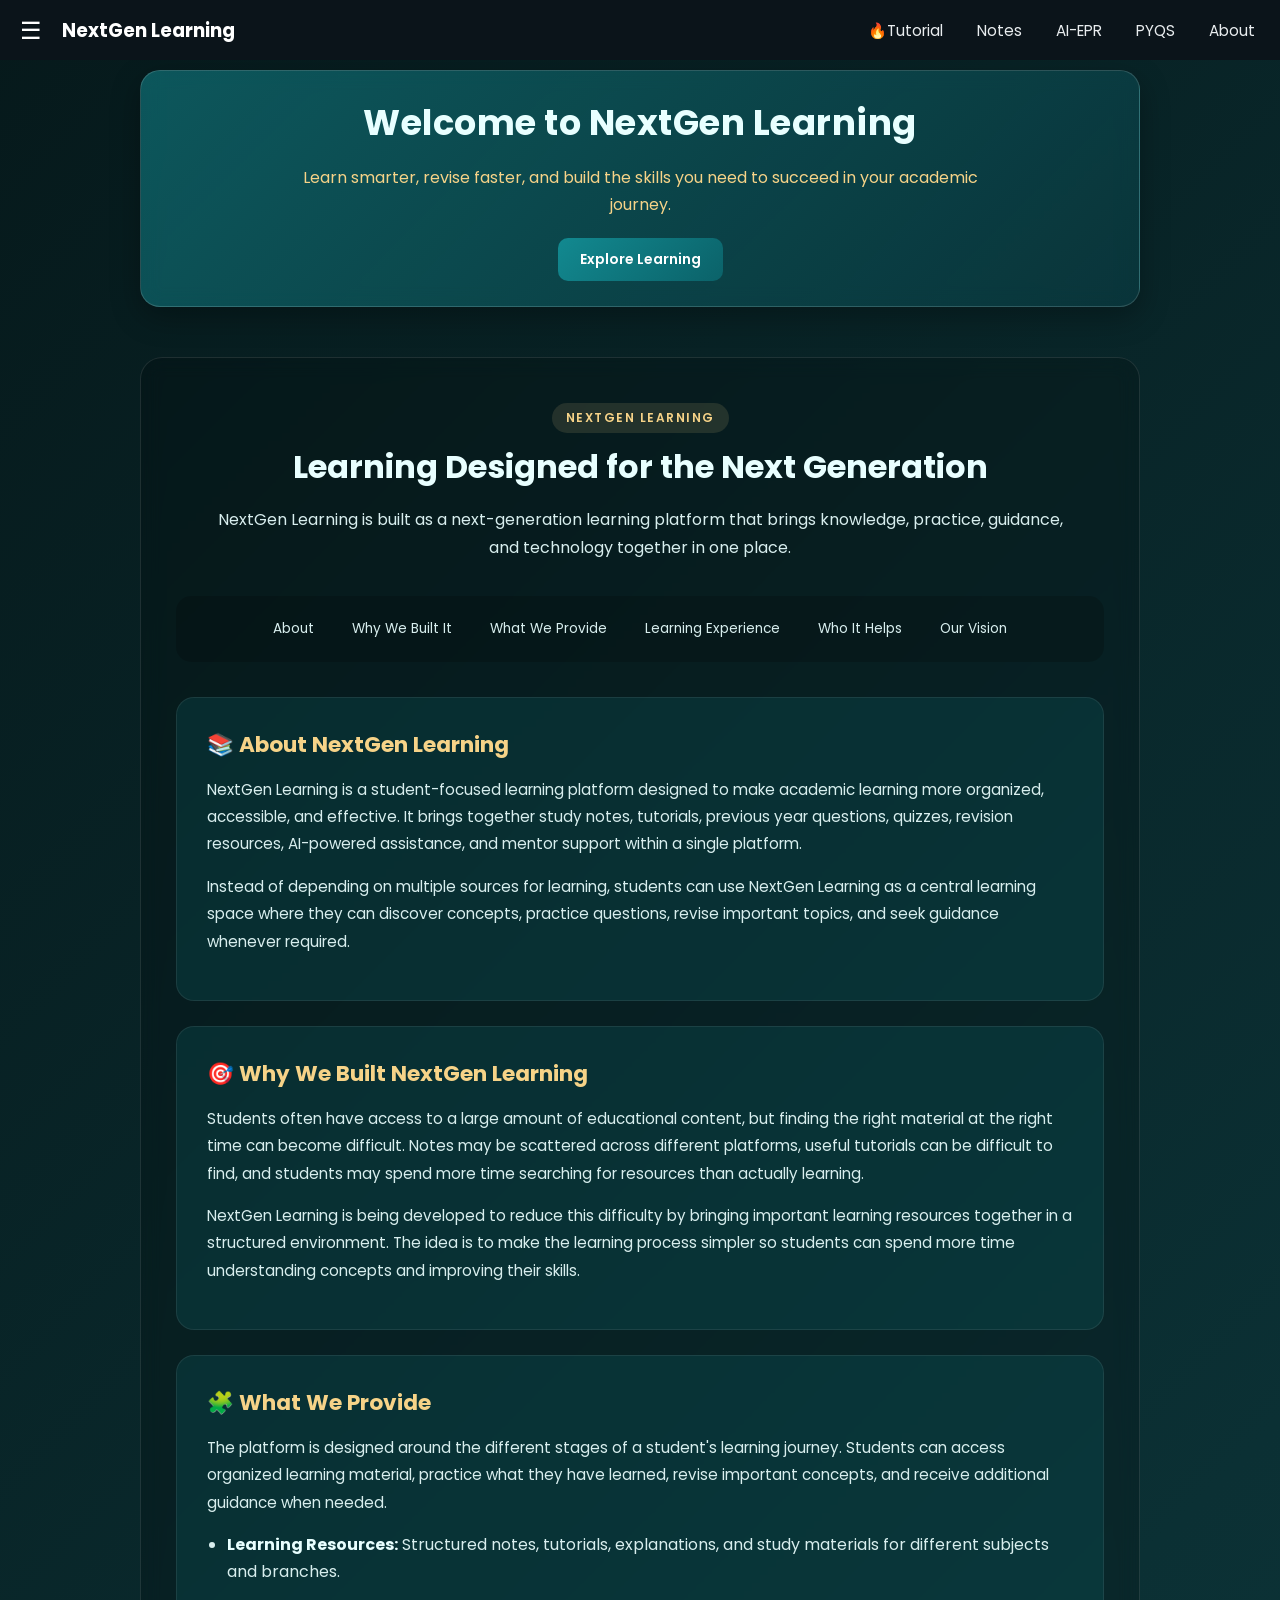
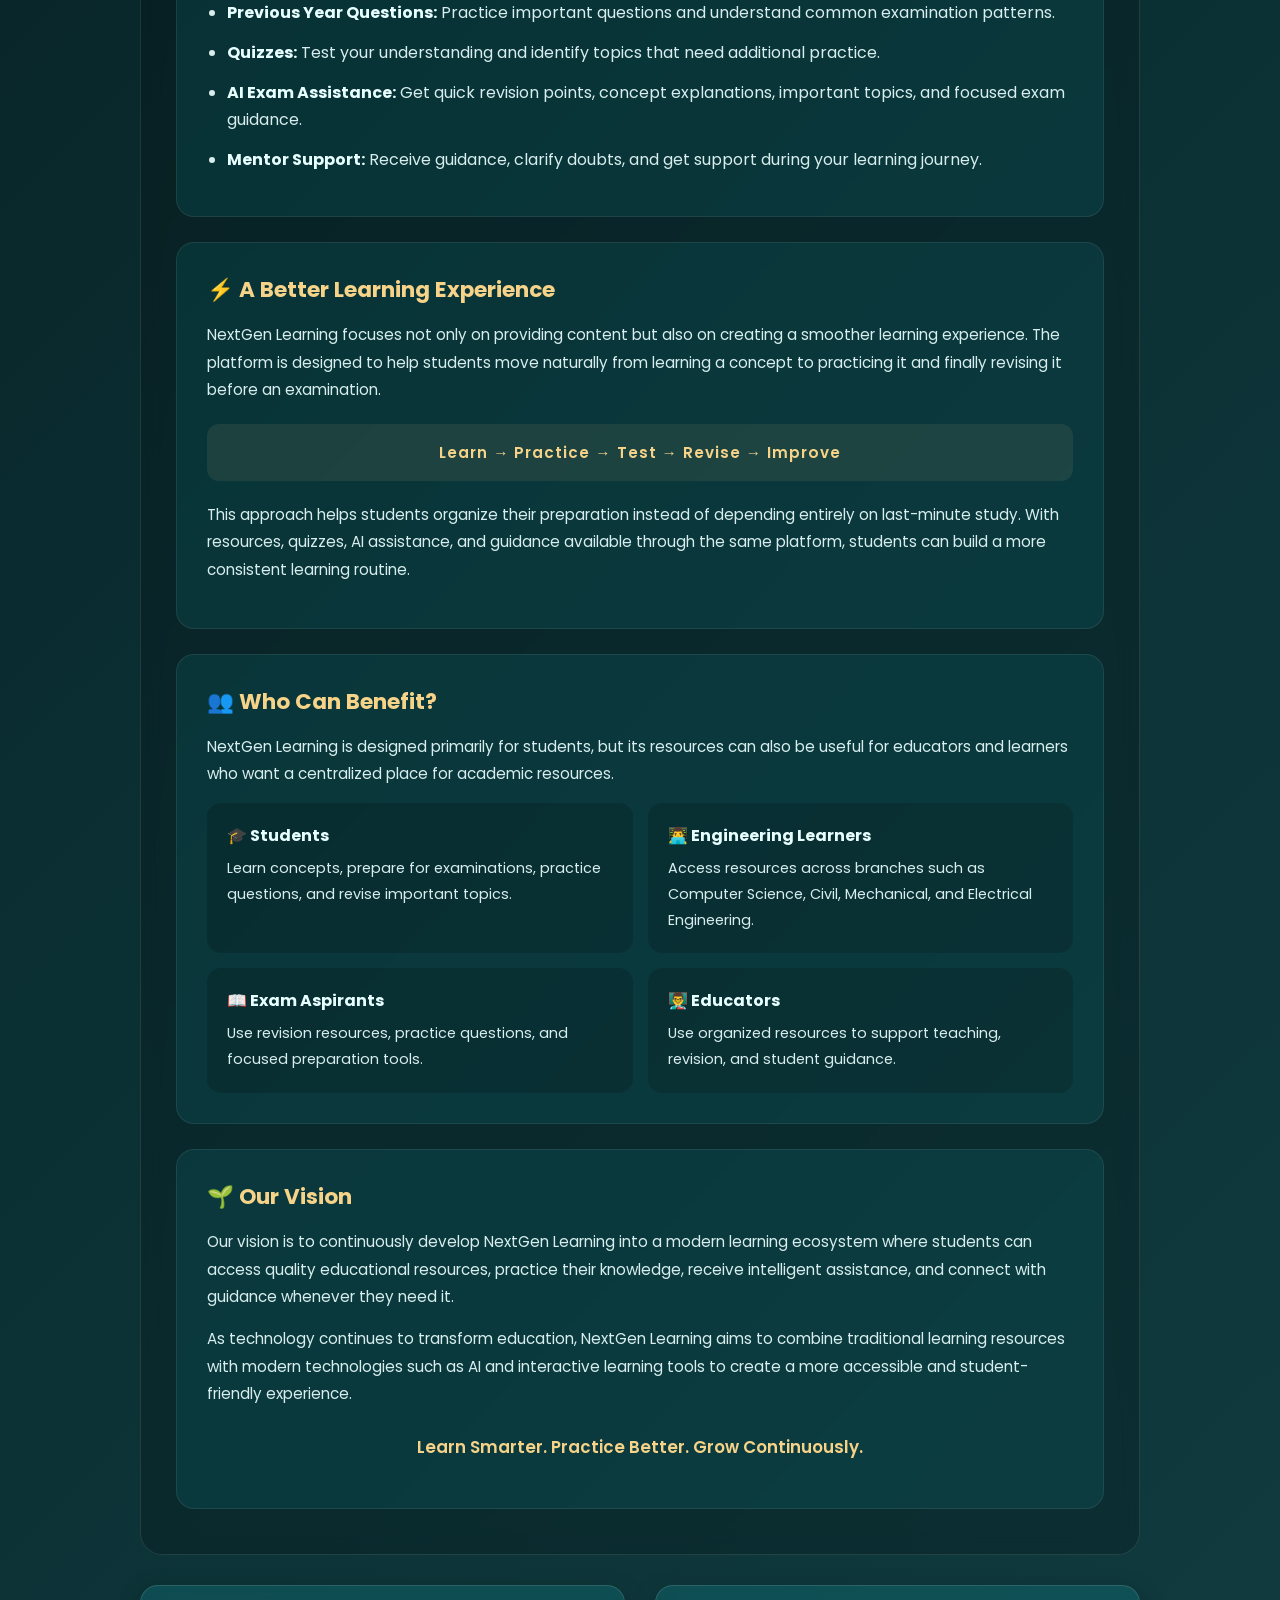
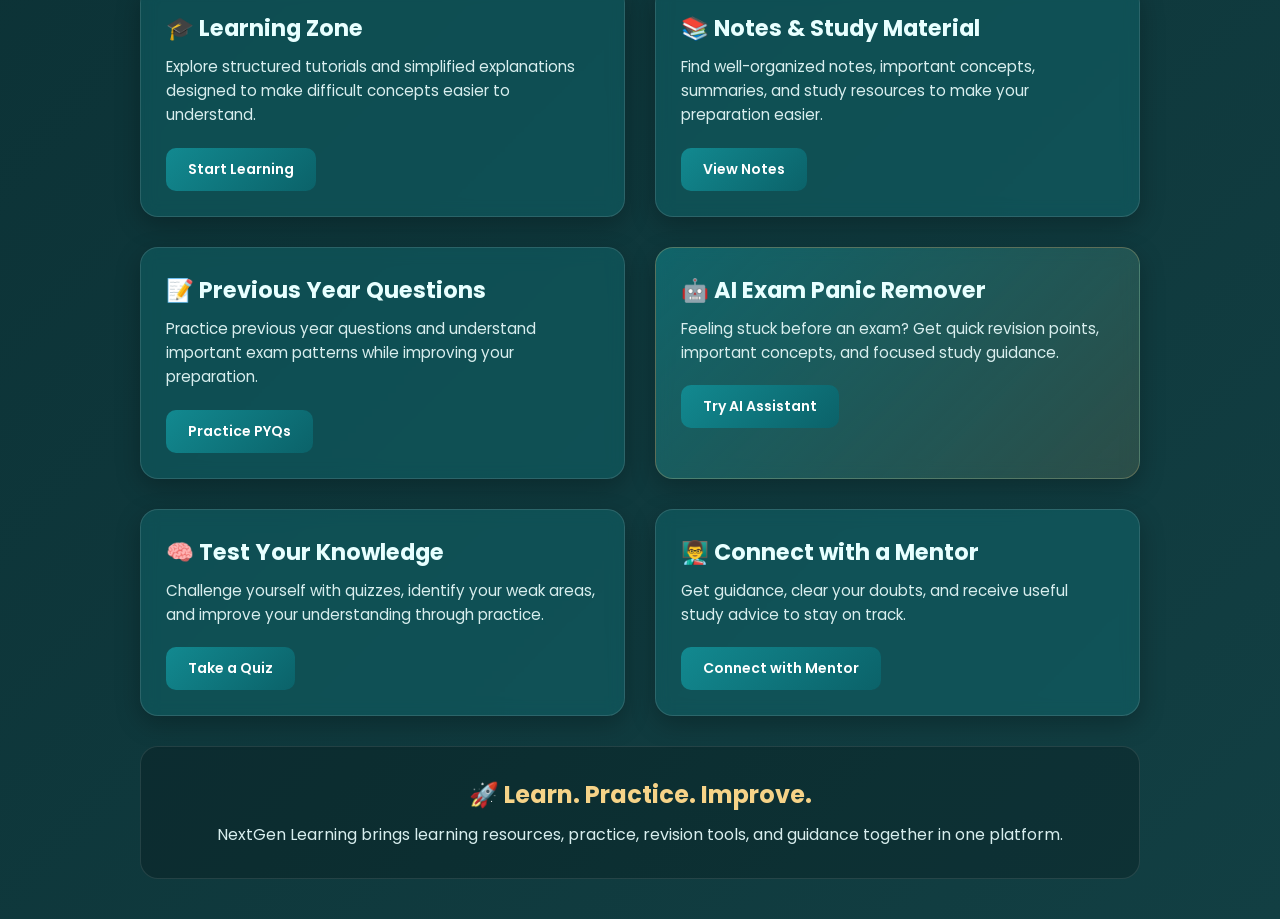
<file: index.html>
<!doctype html>
<html lang="en">
  <head>
    <meta charset="UTF-8" />
    <meta name="viewport" content="width=device-width, initial-scale=1.0" />
    <link rel="preconnect" href="https://fonts.googleapis.com" />
    <link rel="preconnect" href="https://fonts.gstatic.com" crossorigin />
    <title>NextGen Learning - Free Engineering & Medical Study Hub</title>
    <meta
      name="description"
      content="Free tutorials, notes, PYQs, and an AI study mentor for engineering (CSE, ECE, Civil, Mechanical, Electrical) and medical students. Learn faster, exam-ready, all in one place."
    />
    <meta
      name="keywords"
      content="engineering notes, GATE PYQs, NEET PYQs, free study material, AI exam assistant, ECET, engineering tutorials"
    />
    <meta
      property="og:title"
      content="NextGen Learning - Free Engineering & Medical Study Hub"
    />
    <meta
      property="og:description"
      content="Curated tutorials, exam-ready notes, PYQs, and an AI mentor — free for students, always improving."
    />
    <meta property="og:type" content="website" />
    <meta
      property="og:url"
      content="https://nextgen-learn.abdulmuqsithofficial.workers.dev/index.html"
    />
    <meta
      property="og:image"
      content="https://nextgen-learn.abdulmuqsithofficial.workers.dev/images/og-preview.png"
    />
    <meta name="twitter:card" content="summary_large_image" />
    <meta
      name="twitter:title"
      content="NextGen Learning - Free Engineering & Medical Study Hub"
    />
    <meta
      name="twitter:description"
      content="Tutorials, notes, PYQs, and an AI study mentor — all free."
    />
    <link
      rel="canonical"
      href="https://nextgen-learn.abdulmuqsithofficial.workers.dev/index.html"
    />
    <link
      href="https://fonts.googleapis.com/css2?family=Poppins:wght@400;500;600;700&display=swap"
      rel="stylesheet"
    />
    <link rel="stylesheet" href="css/index.css" />
    <script>
      function openMenu() {
        document.getElementById("sideMenu").classList.add("active"); //it add a class active to existing class sideMenu
      }

      function closeMenu() {
        document.getElementById("sideMenu").classList.remove("active");
      }
      function switchmode() {
        document.body.classList.toggle("light-mode");
      }
    </script>
  </head>
  <body>
    <!-- ONE combined top bar -->
    <div class="navbar">
      <div class="menu" onclick="openMenu()">☰</div>

      <header>
        <h3>NextGen Learning</h3>
        <ul class="top-header-list">
          <li onclick="window.location.href = 'learning.html'">🔥Tutorial</li>
          <li onclick="window.location.href = 'notes.html'">Notes</li>
          <li onclick="window.location.href = 'ai.html'">AI-EPR</li>
          <li onclick="window.location.href = 'pyqs.html'">PYQS</li>
          <li onclick="window.location.href = 'about.html'">About</li>
        </ul>
      </header>
    </div>
    <div class="side-menu" id="sideMenu">
      <div onclick="closeMenu()">✕</div>

      <div class="navelement" onclick="window.location.href = 'index.html'">
        🏠 Home
      </div>

      <div class="navelement" onclick="window.location.href = 'learning.html'">
        🧠 Learning Zone
      </div>

      <div class="navelement" onclick="window.location.href = 'notes.html'">
        📝 Notes
      </div>

      <div class="navelement" onclick="window.location.href = 'pyqs.html'">
        📚 PYQs
      </div>

      <div class="navelement" onclick="window.location.href = 'ai.html'">
        🤖 AI Exam Assistant
      </div>

      <div class="navelement" onclick="window.location.href = 'quiz.html'">
        ✏️ Quiz
      </div>

      <div class="navelement" onclick="window.location.href = 'mentor.html'">
        🎓 Mentor
      </div>

      <div class="navelement" onclick="window.location.href = 'nextgen.html'">
        🚀 NextGen Learning
      </div>

      <div class="navelement" onclick="window.location.href = 'about.html'">
        ℹ️ About
      </div>

      <div onclick="switchmode()" class="navelement">🌗 Switch mode</div>
    </div>
    <div class="main">
      <!-- Welcome Section -->
      <div class="welcome">
        <h1 class="hhead">Welcome to NextGen Learning</h1>

        <p class="phead">
          Learn smarter, revise faster, and build the skills you need to succeed
          in your academic journey.
        </p>

        <button>Explore Learning</button>
      </div>

      <!-- ================================
     NEXTGEN LEARNING SECTION
================================ -->

      <section class="nextgen-section" id="nextgen">
        <div class="nextgen-header">
          <span class="section-tag">NEXTGEN LEARNING</span>

          <h2>Learning Designed for the Next Generation</h2>

          <p>
            NextGen Learning is built as a next-generation learning platform
            that brings knowledge, practice, guidance, and technology together
            in one place.
          </p>
        </div>

        <!-- INTERNAL NAVIGATION -->

        <nav class="nextgen-nav">
          <a href="#nextgen-about"> About </a>

          <a href="#nextgen-problem"> Why We Built It </a>

          <a href="#nextgen-features"> What We Provide </a>

          <a href="#nextgen-experience"> Learning Experience </a>

          <a href="#nextgen-users"> Who It Helps </a>

          <a href="#nextgen-vision"> Our Vision </a>
        </nav>

        <!-- ABOUT -->

        <div class="nextgen-block" id="nextgen-about">
          <h3>📚 About NextGen Learning</h3>

          <p>
            NextGen Learning is a student-focused learning platform designed to
            make academic learning more organized, accessible, and effective. It
            brings together study notes, tutorials, previous year questions,
            quizzes, revision resources, AI-powered assistance, and mentor
            support within a single platform.
          </p>

          <p>
            Instead of depending on multiple sources for learning, students can
            use NextGen Learning as a central learning space where they can
            discover concepts, practice questions, revise important topics, and
            seek guidance whenever required.
          </p>
        </div>

        <!-- WHY WE BUILT IT -->

        <div class="nextgen-block" id="nextgen-problem">
          <h3>🎯 Why We Built NextGen Learning</h3>

          <p>
            Students often have access to a large amount of educational content,
            but finding the right material at the right time can become
            difficult. Notes may be scattered across different platforms, useful
            tutorials can be difficult to find, and students may spend more time
            searching for resources than actually learning.
          </p>

          <p>
            NextGen Learning is being developed to reduce this difficulty by
            bringing important learning resources together in a structured
            environment. The idea is to make the learning process simpler so
            students can spend more time understanding concepts and improving
            their skills.
          </p>
        </div>

        <!-- WHAT WE PROVIDE -->

        <div class="nextgen-block" id="nextgen-features">
          <h3>🧩 What We Provide</h3>

          <p>
            The platform is designed around the different stages of a student's
            learning journey. Students can access organized learning material,
            practice what they have learned, revise important concepts, and
            receive additional guidance when needed.
          </p>

          <ul class="nextgen-list">
            <li>
              <strong>Learning Resources:</strong>
              Structured notes, tutorials, explanations, and study materials for
              different subjects and branches.
            </li>

            <li>
              <strong>Previous Year Questions:</strong>
              Practice important questions and understand common examination
              patterns.
            </li>

            <li>
              <strong>Quizzes:</strong>
              Test your understanding and identify topics that need additional
              practice.
            </li>

            <li>
              <strong>AI Exam Assistance:</strong>
              Get quick revision points, concept explanations, important topics,
              and focused exam guidance.
            </li>

            <li>
              <strong>Mentor Support:</strong>
              Receive guidance, clarify doubts, and get support during your
              learning journey.
            </li>
          </ul>
        </div>

        <!-- LEARNING EXPERIENCE -->

        <div class="nextgen-block" id="nextgen-experience">
          <h3>⚡ A Better Learning Experience</h3>

          <p>
            NextGen Learning focuses not only on providing content but also on
            creating a smoother learning experience. The platform is designed to
            help students move naturally from learning a concept to practicing
            it and finally revising it before an examination.
          </p>

          <p class="workflow">Learn → Practice → Test → Revise → Improve</p>

          <p>
            This approach helps students organize their preparation instead of
            depending entirely on last-minute study. With resources, quizzes, AI
            assistance, and guidance available through the same platform,
            students can build a more consistent learning routine.
          </p>
        </div>

        <!-- WHO IT HELPS -->

        <div class="nextgen-block" id="nextgen-users">
          <h3>👥 Who Can Benefit?</h3>

          <p>
            NextGen Learning is designed primarily for students, but its
            resources can also be useful for educators and learners who want a
            centralized place for academic resources.
          </p>

          <div class="user-grid">
            <div class="user-item">
              <h4>🎓 Students</h4>
              <p>
                Learn concepts, prepare for examinations, practice questions,
                and revise important topics.
              </p>
            </div>

            <div class="user-item">
              <h4>👨‍💻 Engineering Learners</h4>
              <p>
                Access resources across branches such as Computer Science,
                Civil, Mechanical, and Electrical Engineering.
              </p>
            </div>

            <div class="user-item">
              <h4>📖 Exam Aspirants</h4>
              <p>
                Use revision resources, practice questions, and focused
                preparation tools.
              </p>
            </div>

            <div class="user-item">
              <h4>👨‍🏫 Educators</h4>
              <p>
                Use organized resources to support teaching, revision, and
                student guidance.
              </p>
            </div>
          </div>
        </div>

        <!-- VISION -->

        <div class="nextgen-block" id="nextgen-vision">
          <h3>🌱 Our Vision</h3>

          <p>
            Our vision is to continuously develop NextGen Learning into a modern
            learning ecosystem where students can access quality educational
            resources, practice their knowledge, receive intelligent assistance,
            and connect with guidance whenever they need it.
          </p>

          <p>
            As technology continues to transform education, NextGen Learning
            aims to combine traditional learning resources with modern
            technologies such as AI and interactive learning tools to create a
            more accessible and student-friendly experience.
          </p>

          <p class="vision-line">
            Learn Smarter. Practice Better. Grow Continuously.
          </p>
        </div>
      </section>
      <!-- Learning Zone -->
      <div class="card">
        <h2>🎓 Learning Zone</h2>

        <p>
          Explore structured tutorials and simplified explanations designed to
          make difficult concepts easier to understand.
        </p>

        <button onclick="window.location.href = 'learning.html'">
          Start Learning
        </button>
      </div>

      <!-- Notes -->
      <div class="card">
        <h2>📚 Notes & Study Material</h2>

        <p>
          Find well-organized notes, important concepts, summaries, and study
          resources to make your preparation easier.
        </p>

        <button onclick="window.location.href = 'notes.html'">
          View Notes
        </button>
      </div>

      <!-- PYQs -->
      <div class="card">
        <h2>📝 Previous Year Questions</h2>

        <p>
          Practice previous year questions and understand important exam
          patterns while improving your preparation.
        </p>

        <button onclick="window.location.href = 'pyqs.html'">
          Practice PYQs
        </button>
      </div>

      <!-- AI Exam Panic Remover -->
      <div class="card highlight">
        <h2>🤖 AI Exam Panic Remover</h2>

        <p>
          Feeling stuck before an exam? Get quick revision points, important
          concepts, and focused study guidance.
        </p>

        <button onclick="window.location.href = 'ai.html'">
          Try AI Assistant
        </button>
      </div>

      <!-- Quiz -->
      <div class="card">
        <h2>🧠 Test Your Knowledge</h2>

        <p>
          Challenge yourself with quizzes, identify your weak areas, and improve
          your understanding through practice.
        </p>

        <button onclick="window.location.href = 'quiz.html'">
          Take a Quiz
        </button>
      </div>

      <!-- Mentor -->
      <div class="card">
        <h2>👨‍🏫 Connect with a Mentor</h2>

        <p>
          Get guidance, clear your doubts, and receive useful study advice to
          stay on track.
        </p>

        <button onclick="window.location.href = 'mentor.html'">
          Connect with Mentor
        </button>
      </div>

      <!-- About -->
      <div class="about">
        <h2>🚀 Learn. Practice. Improve.</h2>

        <p>
          NextGen Learning brings learning resources, practice, revision tools,
          and guidance together in one platform.
        </p>
      </div>
    </div>
  </body>
</html>
</file>
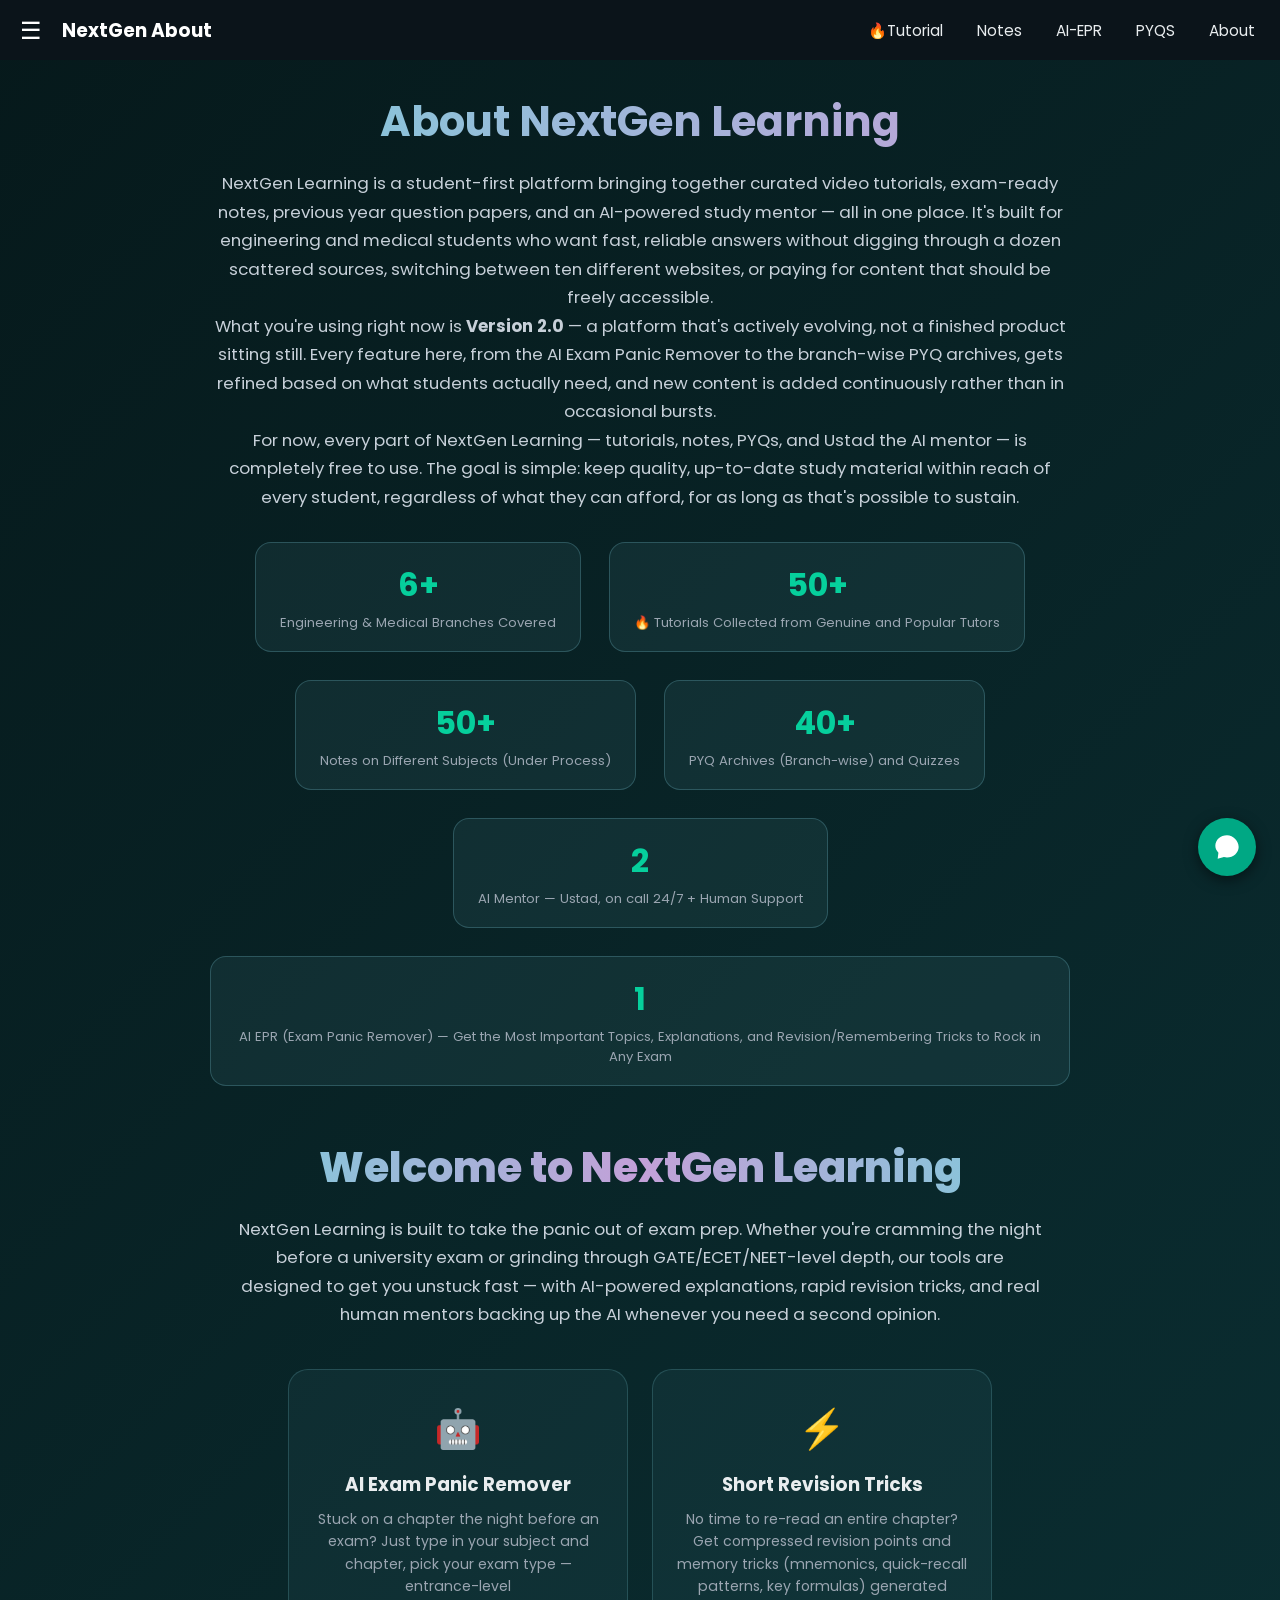
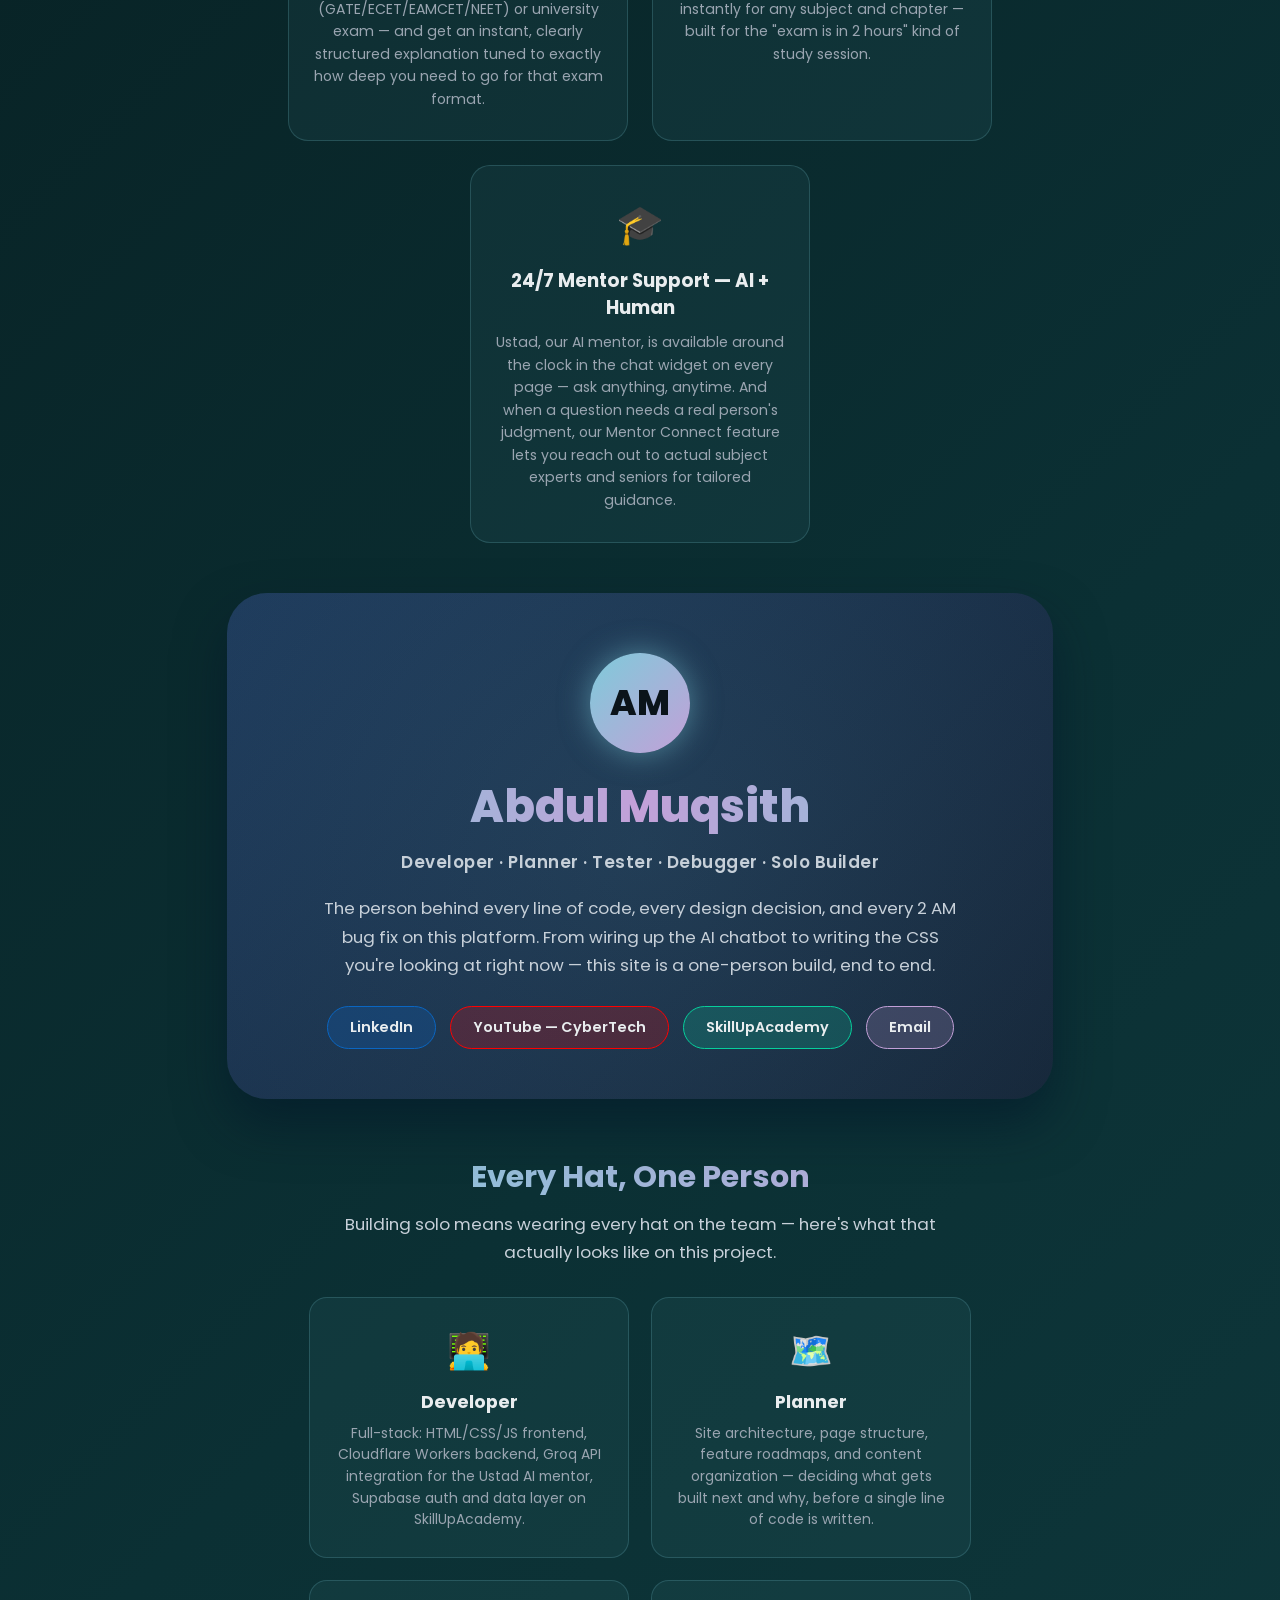
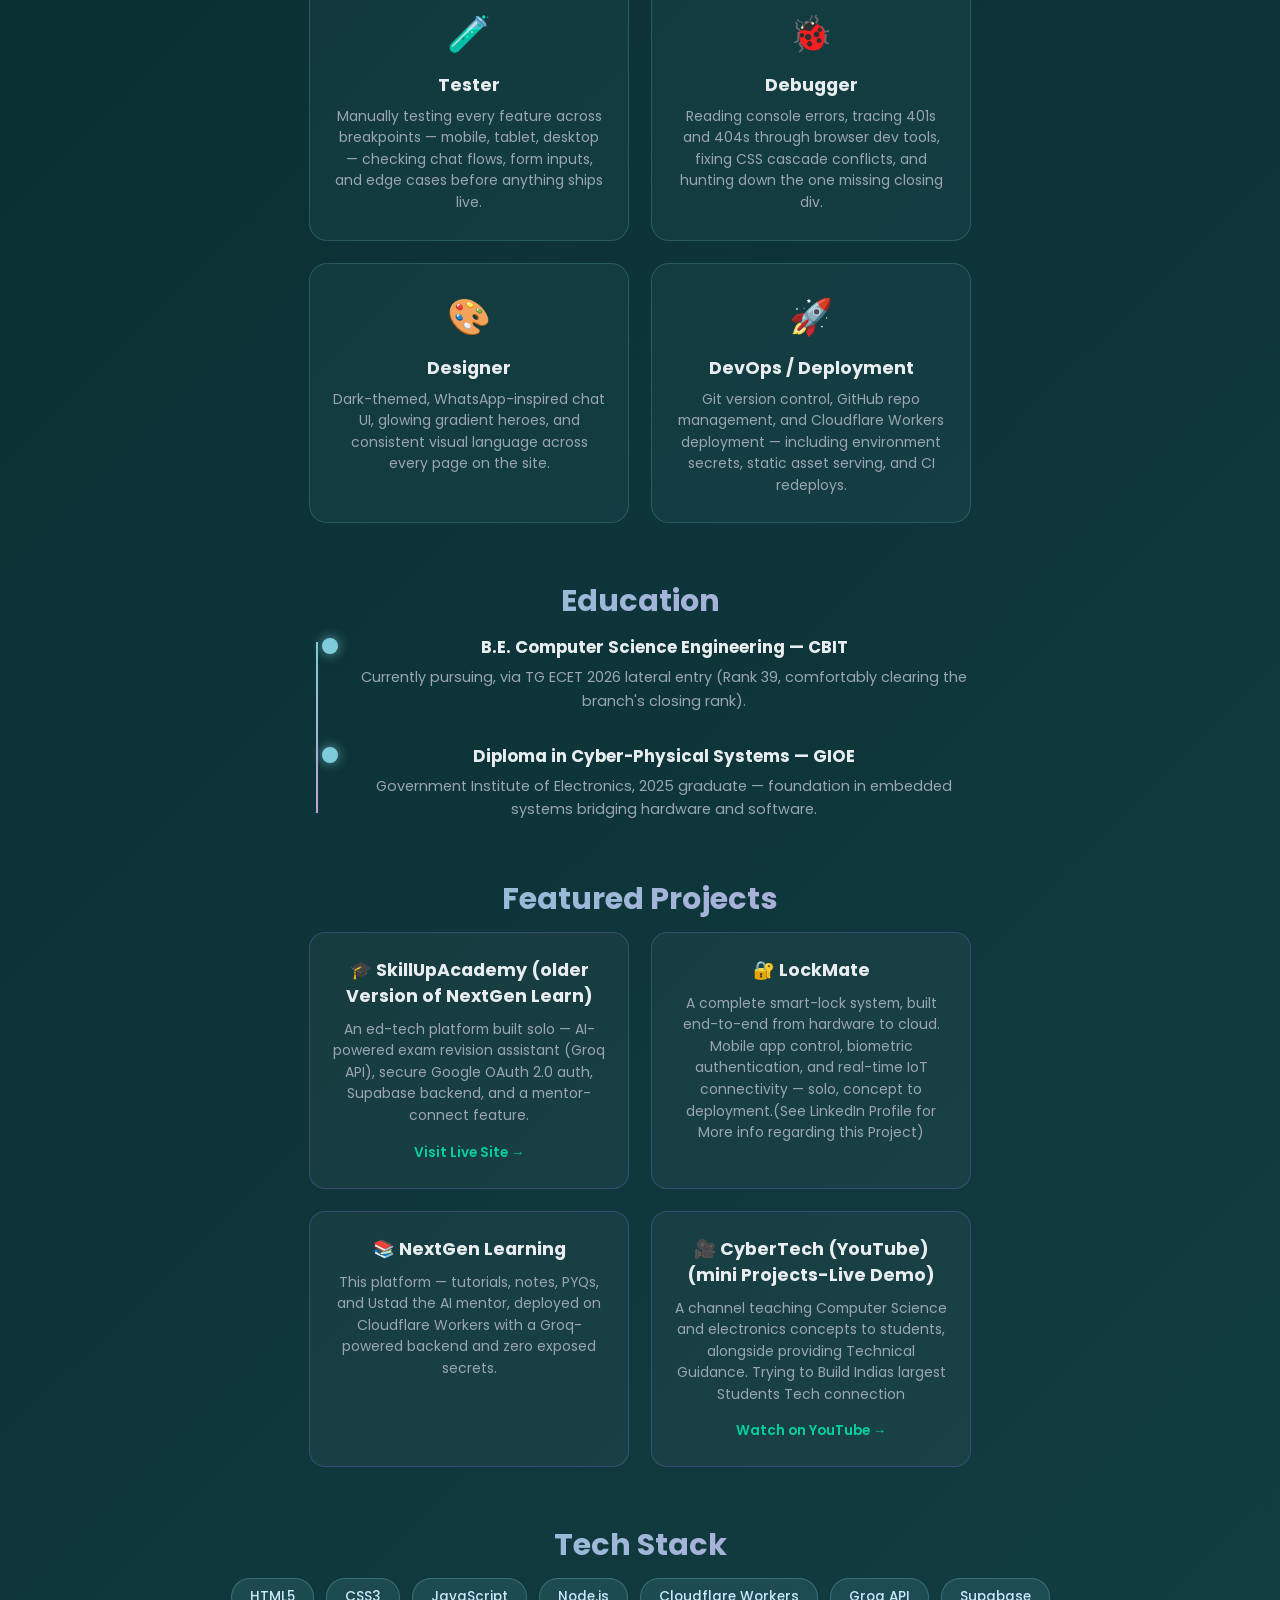
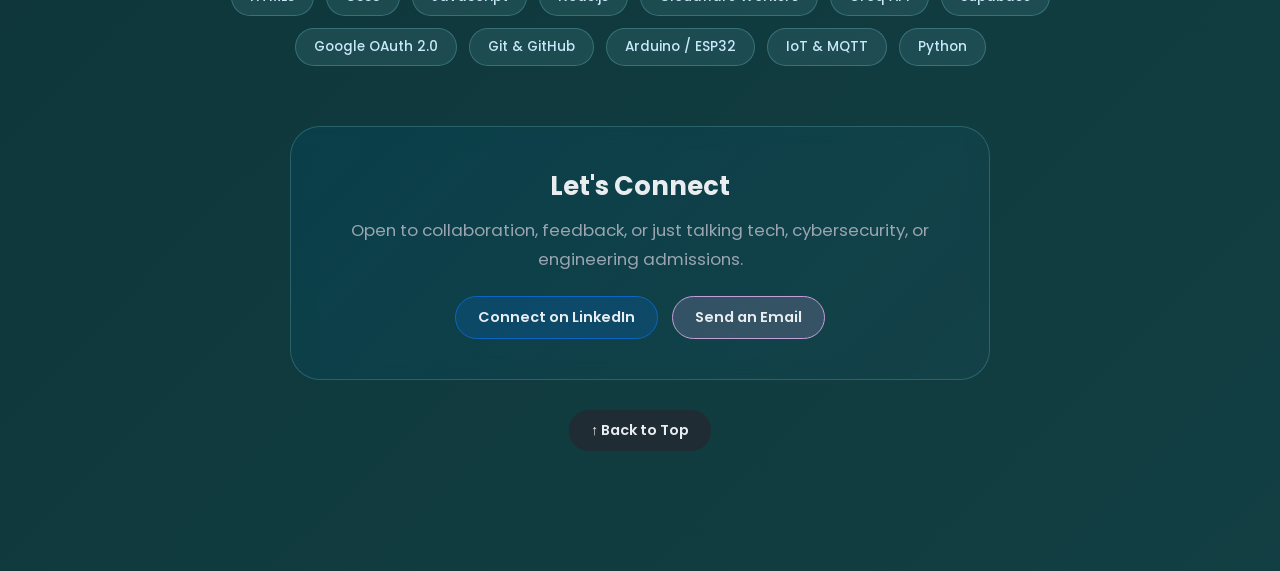
<file: about.html>
<!doctype html>
<html lang="en">
  <head>
    <meta charset="UTF-8" />
    <meta name="viewport" content="width=device-width, initial-scale=1.0" />
<title>About NextGen Learning & the Developer | Abdul Muqsith</title>
<meta name="description" content="Learn about NextGen Learning's mission to provide free study resources, and meet the solo developer, Abdul Muqsith, behind the platform.">
<meta name="keywords" content="NextGen Learning about, Abdul Muqsith, student platform developer">
<meta property="og:title" content="About NextGen Learning">
<meta property="og:description" content="A student-first platform built solo — tutorials, notes, PYQs, and an AI mentor, all free.">
<meta property="og:type" content="website">
<meta property="og:url" content="https://nextgen-learn.abdulmuqsithofficial.workers.dev/about.html">
<meta property="og:image" content="https://nextgen-learn.abdulmuqsithofficial.workers.dev/images/og-preview.png">
<meta name="twitter:card" content="summary_large_image">
<meta name="twitter:title" content="About NextGen Learning">
<meta name="twitter:description" content="Meet the platform and the developer behind it.">
<link rel="canonical" href="https://nextgen-learn.abdulmuqsithofficial.workers.dev/about.html">    <link rel="preconnect" href="https://fonts.googleapis.com" />
    <link rel="preconnect" href="https://fonts.gstatic.com" crossorigin />
    <link
      href="https://fonts.googleapis.com/css2?family=Poppins:wght@400;500;600;700&display=swap"
      rel="stylesheet"
    />
    <link rel="stylesheet" href="css/about.css" />
    <link rel="stylesheet" href="css/index.css" />
    <script>
      function openMenu() {
        document.getElementById("sideMenu").classList.add("active");
      }
      function closeMenu() {
        document.getElementById("sideMenu").classList.remove("active");
      }
      function switchmode() {
        document.body.classList.toggle("light-mode");
      }
    </script>
  </head>
  <body>
    <!-- ONE combined top bar -->
    <div class="navbar">
      <div class="menu" onclick="openMenu()">☰</div>
      <header>
        <h3>NextGen About</h3>
        <ul class="top-header-list">
          <li onclick="window.location.href = 'learning.html'">🔥Tutorial</li>
          <li onclick="window.location.href = 'notes.html'">Notes</li>
          <li onclick="window.location.href = 'ai.html'">AI-EPR</li>
          <li onclick="window.location.href = 'pyqs.html'">PYQS</li>
          <li onclick="window.location.href = 'about.html'">About</li>
        </ul>
      </header>
    </div>

    <div class="side-menu" id="sideMenu">
      <div onclick="closeMenu()">✕</div>
      <div class="navelement" onclick="window.location.href = 'index.html'">
        🏠 Home
      </div>
      <div class="navelement" onclick="window.location.href = 'learning.html'">
        🧠 Learning Zone
      </div>
      <div class="navelement" onclick="window.location.href = 'notes.html'">
        📝 Notes
      </div>
      <div class="navelement" onclick="window.location.href = 'pyqs.html'">
        📚 PYQs
      </div>
      <div class="navelement" onclick="window.location.href = 'ai.html'">
        🤖 AI Exam Assistant
      </div>
      <div class="navelement" onclick="window.location.href = 'quiz.html'">
        ✏️ Quiz
      </div>
      <div class="navelement" onclick="window.location.href = 'mentor.html'">
        🎓 Mentor
      </div>
      <div class="navelement" onclick="window.location.href = 'nextgen.html'">
        🚀 NextGen Learning
      </div>
      <div class="navelement" onclick="window.location.href = 'about.html'">
        ℹ️ About
      </div>
      <div onclick="switchmode()" class="navelement">🌗 Switch mode</div>
    </div>

    <div class="main">
      <!-- ============ ABOUT THE PLATFORM ============ -->
      <section class="about-platform">
        <h1>About NextGen Learning</h1>
        <p>
          NextGen Learning is a student-first platform bringing together curated
          video tutorials, exam-ready notes, previous year question papers, and
          an AI-powered study mentor — all in one place. It's built for
          engineering and medical students who want fast, reliable answers
          without digging through a dozen scattered sources, switching between
          ten different websites, or paying for content that should be freely
          accessible.
        </p>
        <p>
          What you're using right now is <strong>Version 2.0</strong> — a
          platform that's actively evolving, not a finished product sitting
          still. Every feature here, from the AI Exam Panic Remover to the
          branch-wise PYQ archives, gets refined based on what students actually
          need, and new content is added continuously rather than in occasional
          bursts.
        </p>
        <p>
          For now, every part of NextGen Learning — tutorials, notes, PYQs, and
          Ustad the AI mentor — is completely free to use. The goal is simple:
          keep quality, up-to-date study material within reach of every student,
          regardless of what they can afford, for as long as that's possible to
          sustain.
        </p>
       <div class="platform-stats">

         <div class="stat">
    <span class="stat-num">6+</span>
    <span class="stat-label">
      Engineering &amp; Medical Branches Covered
    </span>
  </div>

  <div class="stat">
    <span class="stat-num">50+</span>
    <span class="stat-label">
      🔥 Tutorials Collected from Genuine and Popular Tutors
    </span>
  </div>

  <div class="stat">
    <span class="stat-num">50+</span>
    <span class="stat-label">
      Notes on Different Subjects (Under Process)
    </span>
  </div>

  <div class="stat">
    <span class="stat-num">40+</span>
    <span class="stat-label">
      PYQ Archives (Branch-wise) and Quizzes
    </span>
  </div>

  <div class="stat">
    <span class="stat-num">2</span>
    <span class="stat-label">
      AI Mentor — Ustad, on call 24/7 + Human Support
    </span>
  </div>

  <div class="stat">
    <span class="stat-num">1</span>
    <span class="stat-label">
      AI EPR (Exam Panic Remover) — Get the Most Important
      Topics, Explanations, and Revision/Remembering Tricks
      to Rock in Any Exam
    </span>
  </div>

</div>
      <!-- ========================= -->
      <!-- NEXTGEN LEARN SHOWCASE -->
      <!-- ========================= -->

      <section class="showcase-hero">
        <h1>Welcome to NextGen Learning</h1>
        <p>
          NextGen Learning is built to take the panic out of exam prep. Whether
          you're cramming the night before a university exam or grinding through
          GATE/ECET/NEET-level depth, our tools are designed to get you unstuck
          fast — with AI-powered explanations, rapid revision tricks, and real
          human mentors backing up the AI whenever you need a second opinion.
        </p>
      </section>

      <div class="feature-grid">
        <div class="feature-card">
          <div class="feature-icon">🤖</div>
          <h3>AI Exam Panic Remover</h3>
          <p>
            Stuck on a chapter the night before an exam? Just type in your
            subject and chapter, pick your exam type — entrance-level
            (GATE/ECET/EAMCET/NEET) or university exam — and get an instant,
            clearly structured explanation tuned to exactly how deep you need to
            go for that exam format.
          </p>
        </div>

        <div class="feature-card">
          <div class="feature-icon">⚡</div>
          <h3>Short Revision Tricks</h3>
          <p>
            No time to re-read an entire chapter? Get compressed revision points
            and memory tricks (mnemonics, quick-recall patterns, key formulas)
            generated instantly for any subject and chapter — built for the
            "exam is in 2 hours" kind of study session.
          </p>
        </div>

        <div class="feature-card">
          <div class="feature-icon">🎓</div>
          <h3>24/7 Mentor Support — AI + Human</h3>
          <p>
            Ustad, our AI mentor, is available around the clock in the chat
            widget on every page — ask anything, anytime. And when a question
            needs a real person's judgment, our Mentor Connect feature lets you
            reach out to actual subject experts and seniors for tailored
            guidance.
          </p>
        </div>
      </div>

      <!-- ============ DEVELOPER PORTFOLIO ============ -->
      <section class="dev-hero">
        <div class="dev-avatar">AM</div>
        <h1>Abdul Muqsith</h1>
        <p class="dev-tagline">
          Developer · Planner · Tester · Debugger · Solo Builder
        </p>
        <p class="dev-summary">
          The person behind every line of code, every design decision, and every
          2 AM bug fix on this platform. From wiring up the AI chatbot to
          writing the CSS you're looking at right now — this site is a
          one-person build, end to end.
        </p>
        <div class="dev-links">
          <a
            href="https://www.linkedin.com/in/abdul-muqsith-954906342/"
            target="_blank"
            class="dev-link linkedin"
            >LinkedIn</a
          >
          <a
            href="https://www.youtube.com/@cybertech_official-1"
            target="_blank"
            class="dev-link youtube"
            >YouTube — CyberTech</a
          >
          <a
            href="https://skillupacademyhub.netlify.app"
            target="_blank"
            class="dev-link project"
            >SkillUpAcademy</a
          >
          <a href="mailto:abdulmuqsithofficial@gmail.com" class="dev-link email"
            >Email</a
          >
        </div>
      </section>

      <!-- ============ ROLES / WHAT I DO ============ -->
      <h2 class="about-section-title">Every Hat, One Person</h2>
      <p class="about-section-subtitle">
        Building solo means wearing every hat on the team — here's what that
        actually looks like on this project.
      </p>
      <div class="role-grid">
        <div class="role-card">
          <div class="role-icon">🧑‍💻</div>
          <h3>Developer</h3>
          <p>
            Full-stack: HTML/CSS/JS frontend, Cloudflare Workers backend, Groq
            API integration for the Ustad AI mentor, Supabase auth and data
            layer on SkillUpAcademy.
          </p>
        </div>
        <div class="role-card">
          <div class="role-icon">🗺️</div>
          <h3>Planner</h3>
          <p>
            Site architecture, page structure, feature roadmaps, and content
            organization — deciding what gets built next and why, before a
            single line of code is written.
          </p>
        </div>
        <div class="role-card">
          <div class="role-icon">🧪</div>
          <h3>Tester</h3>
          <p>
            Manually testing every feature across breakpoints — mobile, tablet,
            desktop — checking chat flows, form inputs, and edge cases before
            anything ships live.
          </p>
        </div>
        <div class="role-card">
          <div class="role-icon">🐞</div>
          <h3>Debugger</h3>
          <p>
            Reading console errors, tracing 401s and 404s through browser dev
            tools, fixing CSS cascade conflicts, and hunting down the one
            missing closing div.
          </p>
        </div>
        <div class="role-card">
          <div class="role-icon">🎨</div>
          <h3>Designer</h3>
          <p>
            Dark-themed, WhatsApp-inspired chat UI, glowing gradient heroes, and
            consistent visual language across every page on the site.
          </p>
        </div>
        <div class="role-card">
          <div class="role-icon">🚀</div>
          <h3>DevOps / Deployment</h3>
          <p>
            Git version control, GitHub repo management, and Cloudflare Workers
            deployment — including environment secrets, static asset serving,
            and CI redeploys.
          </p>
        </div>
      </div>

      <!-- ============ EDUCATION ============ -->
      <h2 class="about-section-title">Education</h2>
      <div class="timeline">
        <div class="timeline-item">
          <div class="timeline-dot"></div>
          <div class="timeline-content">
            <h4>B.E. Computer Science Engineering — CBIT</h4>
            <p>
              Currently pursuing, via TG ECET 2026 lateral entry (Rank 39,
              comfortably clearing the branch's closing rank).
            </p>
          </div>
        </div>
        <div class="timeline-item">
          <div class="timeline-dot"></div>
          <div class="timeline-content">
            <h4>Diploma in Cyber-Physical Systems — GIOE</h4>
            <p>
              Government Institute of Electronics, 2025 graduate — foundation in
              embedded systems bridging hardware and software.
            </p>
          </div>
        </div>
      </div>

      <!-- ============ FEATURED PROJECTS ============ -->
      <h2 class="about-section-title">Featured Projects</h2>
      <div class="project-grid">
        <div class="project-card">
          <h3>🎓 SkillUpAcademy (older Version of NextGen Learn)</h3>
          <p>
            An ed-tech platform built solo — AI-powered exam revision assistant
            (Groq API), secure Google OAuth 2.0 auth, Supabase backend, and a
            mentor-connect feature.
          </p>
          <a href="https://skillupacademyhub.netlify.app" target="_blank"
            >Visit Live Site →</a
          >
        </div>
        <div class="project-card">
          <h3>🔐 LockMate</h3>
          <p>
            A complete smart-lock system, built end-to-end from hardware to
            cloud. Mobile app control, biometric authentication, and real-time
            IoT connectivity — solo, concept to deployment.(See LinkedIn Profile
            for More info regarding this Project)
          </p>
        </div>
        <div class="project-card">
          <h3>📚 NextGen Learning</h3>
          <p>
            This platform — tutorials, notes, PYQs, and Ustad the AI mentor,
            deployed on Cloudflare Workers with a Groq-powered backend and zero
            exposed secrets.
          </p>
        </div>
        <div class="project-card">
          <h3>🎥 CyberTech (YouTube) (mini Projects-Live Demo)</h3>
          <p>
            A channel teaching Computer Science and electronics concepts to
            students, alongside providing Technical Guidance. Trying to Build
            Indias largest Students Tech connection
          </p>
          <a
            href="https://www.youtube.com/@cybertech_official-1"
            target="_blank"
            >Watch on YouTube →</a
          >
        </div>
      </div>

      <!-- ============ TECH STACK ============ -->
      <h2 class="about-section-title">Tech Stack</h2>
      <div class="stack-cloud">
        <span class="stack-pill">HTML5</span>
        <span class="stack-pill">CSS3</span>
        <span class="stack-pill">JavaScript</span>
        <span class="stack-pill">Node.js</span>
        <span class="stack-pill">Cloudflare Workers</span>
        <span class="stack-pill">Groq API</span>
        <span class="stack-pill">Supabase</span>
        <span class="stack-pill">Google OAuth 2.0</span>
        <span class="stack-pill">Git &amp; GitHub</span>
        <span class="stack-pill">Arduino / ESP32</span>
        <span class="stack-pill">IoT &amp; MQTT</span>
        <span class="stack-pill">Python</span>
      </div>

      <!-- ============ CONTACT CTA ============ -->
      <section class="contact-cta">
        <h2>Let's Connect</h2>
        <p>
          Open to collaboration, feedback, or just talking tech, cybersecurity,
          or engineering admissions.
        </p>
        <div class="dev-links">
          <a
            href="https://www.linkedin.com/in/abdul-muqsith-954906342/"
            target="_blank"
            class="dev-link linkedin"
            >Connect on LinkedIn</a
          >
          <a href="mailto:abdulmuqsithofficial@gmail.com" class="dev-link email"
            >Send an Email</a
          >
        </div>
      </section>

      <button
        class="back-to-top"
        onclick="window.scrollTo({ top: 0, behavior: 'smooth' })"
      >
        ↑ Back to Top
      </button>
    </div>

    <!-- Ustad Chat Button -->
    <div id="ustadToggle" onclick="toggleUstad()">
      <svg viewBox="0 0 24 24" width="28" height="28" fill="white">
        <path
          d="M12 2C6.48 2 2 6.02 2 11c0 2.25 1 4.29 2.64 5.85L4 22l5.34-1.4C10.36 20.85 11.17 21 12 21c5.52 0 10-4.02 10-9s-4.48-10-10-10z"
        />
      </svg>
    </div>
    <div id="ustadWindow">
      <div class="ustad-header">
        <div class="ustad-avatar">🤖</div>
        <div class="ustad-header-info">
          <div class="ustad-name">Ustad</div>
          <div class="ustad-status">Online • AI Mentor</div>
        </div>
        <div class="ustad-close" onclick="toggleUstad()">✕</div>
      </div>
      <div id="ustadMessages" class="ustad-messages">
        <div class="ustad-msg bot">
          <div class="bubble">
            Hey! I'm Ustad 👋 Ask me anything about your subjects.
          </div>
          <span class="ustad-time">Now</span>
        </div>
      </div>
      <div class="ustad-input-row">
        <input
          id="ustadInput"
          type="text"
          placeholder="Type a message"
          onkeydown="if (event.key === 'Enter') sendToUstad();"
        />
        <button onclick="sendToUstad()">
          <svg viewBox="0 0 24 24" width="20" height="20" fill="white">
            <path d="M2 21l21-9L2 3v7l15 2-15 2z" />
          </svg>
        </button>
      </div>
    </div>

    <script src="javascript/ustad.js" defer></script>
  </body>
</html>
</file>
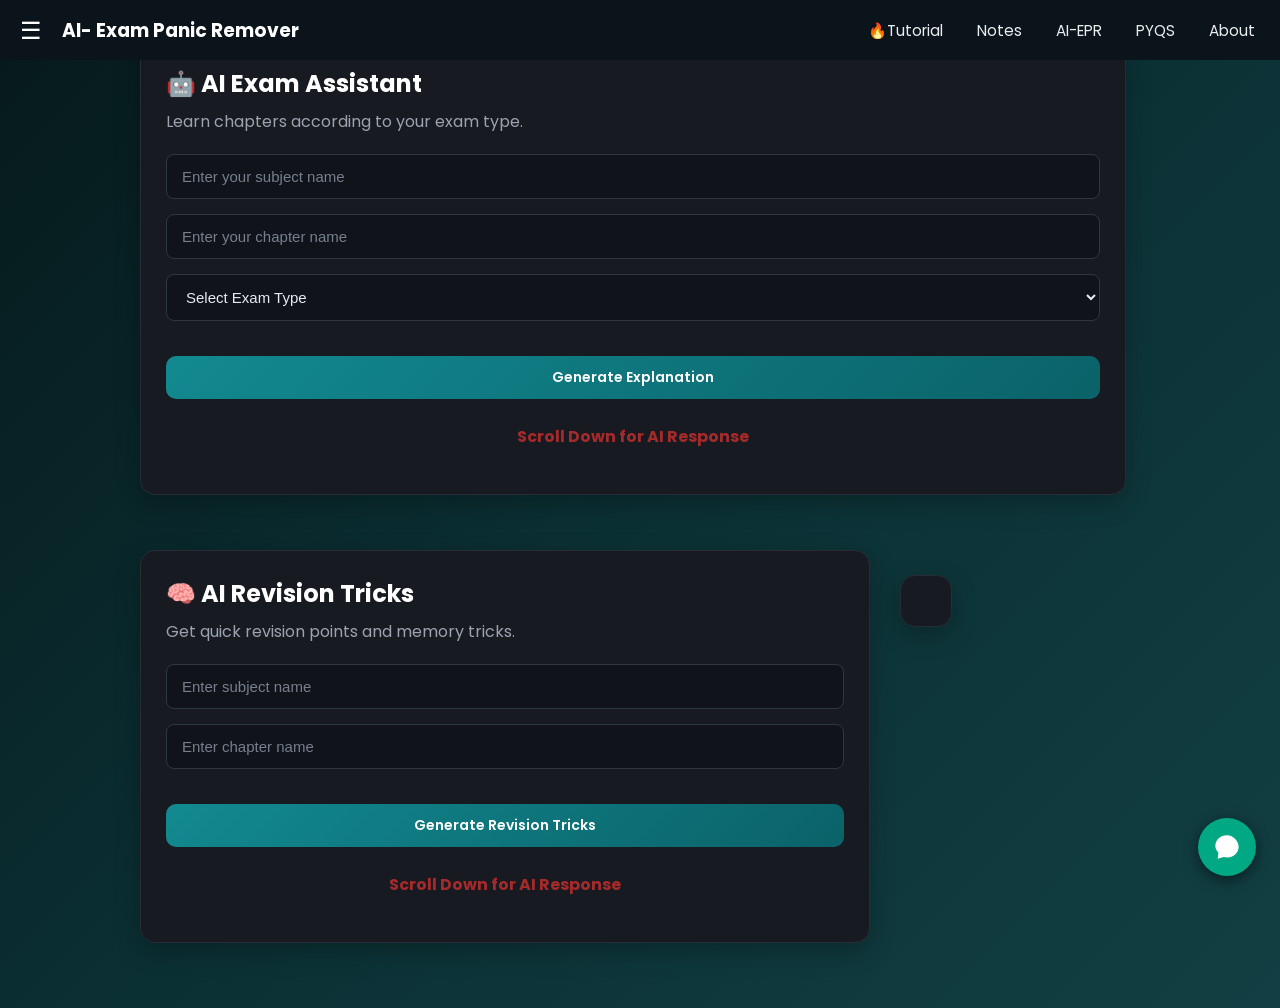
<file: ai.html>
<!doctype html>
<html lang="en">
  <head>
    <meta charset="UTF-8" />
    <meta name="viewport" content="width=device-width, initial-scale=1.0" />
    <title>
      AI Exam Panic Remover - Instant Explanations & Revision Tricks | NextGen
      Learning
    </title>
    <meta
      name="description"
      content="AI-powered exam prep tool: get instant chapter explanations tuned to GATE, ECET, NEET, or university exam level, plus quick revision tricks — free 24/7 AI mentor."
    />
    <meta
      name="keywords"
      content="AI exam assistant, last minute exam prep, revision tricks generator, AI study mentor, exam panic help"
    />
    <meta
      property="og:title"
      content="AI Exam Panic Remover | NextGen Learning"
    />
    <meta
      property="og:description"
      content="Instant AI-generated exam explanations and revision tricks — for whenever panic hits before an exam."
    />
    <meta property="og:type" content="website" />
    <meta
      property="og:url"
      content="https://nextgen-learn.abdulmuqsithofficial.workers.dev/ai.html"
    />
    <meta
      property="og:image"
      content="https://nextgen-learn.abdulmuqsithofficial.workers.dev/images/og-preview.png"
    />
    <meta name="twitter:card" content="summary_large_image" />
    <meta
      name="twitter:title"
      content="AI Exam Panic Remover | NextGen Learning"
    />
    <meta
      name="twitter:description"
      content="Instant AI exam explanations and revision tricks."
    />
    <link
      rel="canonical"
      href="https://nextgen-learn.abdulmuqsithofficial.workers.dev/ai.html"
    />
    <link rel="preconnect" href="https://fonts.googleapis.com" />
    <link rel="preconnect" href="https://fonts.gstatic.com" crossorigin />

    <link
      href="https://fonts.googleapis.com/css2?family=Poppins:wght@400;500;600;700&display=swap"
      rel="stylesheet"
    />
    <link rel="stylesheet" href="css/ai.css" />
    <link rel="stylesheet" href="css/index.css" />

    <script>
      function openMenu() {
        document.getElementById("sideMenu").classList.add("active"); //it add a class active to existing class sideMenu
      }

      function closeMenu() {
        document.getElementById("sideMenu").classList.remove("active");
      }
      function switchmode() {
        document.body.classList.toggle("light-mode");
      }
    </script>
  </head>
  <body>
    <!-- ONE combined top bar -->
    <div class="navbar">
      <div class="menu" onclick="openMenu()">☰</div>

      <header>
        <h3>AI- Exam Panic Remover</h3>
        <ul class="top-header-list">
          <li onclick="window.location.href = 'learning.html'">🔥Tutorial</li>
          <li onclick="window.location.href = 'notes.html'">Notes</li>
          <li onclick="window.location.href = 'ai.html'">AI-EPR</li>
          <li onclick="window.location.href = 'pyqs.html'">PYQS</li>
          <li onclick="window.location.href = 'about.html'">About</li>
        </ul>
      </header>
    </div>

    <div class="side-menu" id="sideMenu">
      <div onclick="closeMenu()">✕</div>

      <div class="navelement" onclick="window.location.href = 'index.html'">
        🏠 Home
      </div>

      <div class="navelement" onclick="window.location.href = 'learning.html'">
        🧠 Learning Zone
      </div>

      <div class="navelement" onclick="window.location.href = 'notes.html'">
        📝 Notes
      </div>

      <div class="navelement" onclick="window.location.href = 'pyqs.html'">
        📚 PYQs
      </div>

      <div class="navelement" onclick="window.location.href = 'ai.html'">
        🤖 AI Exam Assistant
      </div>

      <div class="navelement" onclick="window.location.href = 'quiz.html'">
        ✏️ Quiz
      </div>

      <div class="navelement" onclick="window.location.href = 'mentor.html'">
        🎓 Mentor
      </div>

      <div class="navelement" onclick="window.location.href = 'nextgen.html'">
        🚀 NextGen Learning
      </div>

      <div class="navelement" onclick="window.location.href = 'about.html'">
        ℹ️ About
      </div>

      <div onclick="switchmode()" class="navelement">🌗 Switch mode</div>
    </div>
    <div class="main">
      <!-- ========================= -->
      <!-- AI EXAM ASSISTANT -->
      <!-- ========================= -->

      <section class="ai-card">
        <h1>🤖 AI Exam Assistant</h1>

        <p class="subtitle">
          Learn chapters according to your exam type.<br />
        </p>

        <input
          type="text"
          id="subject-name"
          placeholder="Enter your subject name"
        />

        <input
          type="text"
          id="chapter-name"
          placeholder="Enter your chapter name"
        />

        <select id="exam-type">
          <option value="" selected disabled>Select Exam Type</option>

          <option value="entrance">GATE / ECET / EAMCET / NEET</option>

          <option value="university">University Exam</option>
        </select>

        <button onclick="generateExplanation()">Generate Explanation</button>
        <p class="subtitle" style="color: brown; text-align: center">
          <br />
          <strong>Scroll Down for AI Response</strong>
        </p>
      </section>

      <!-- ========================= -->
      <!-- REVISION TRICKS -->
      <!-- ========================= -->

      <section class="ai-card">
        <h2>🧠 AI Revision Tricks</h2>

        <p class="subtitle">Get quick revision points and memory tricks.</p>

        <input
          type="text"
          id="revision-subject"
          placeholder="Enter subject name"
        />

        <input
          type="text"
          id="revision-chapter"
          placeholder="Enter chapter name"
        />

        <button onclick="generateRevisionTricks()">
          Generate Revision Tricks
        </button>

        <p class="subtitle" style="color: brown; text-align: center">
          <br />
          <strong>Scroll Down for AI Response</strong>
        </p>
      </section>

      <!-- ========================= -->
      <!-- AI RESPONSE -->
      <!-- ========================= -->

      <section id="ai-response-container" class="response-container">
        <div id="ai-response" class="ai-response"></div>
      </section>
    </div>

    <script src="javascript/ai.js"></script>
  </body>
  <!-- Ustad Chat Button -->
  <div id="ustadToggle" onclick="toggleUstad()">
    <svg viewBox="0 0 24 24" width="28" height="28" fill="white">
      <path
        d="M12 2C6.48 2 2 6.02 2 11c0 2.25 1 4.29 2.64 5.85L4 22l5.34-1.4C10.36 20.85 11.17 21 12 21c5.52 0 10-4.02 10-9s-4.48-10-10-10z"
      />
    </svg>
  </div>

  <!-- Ustad Chat Window -->
  <div id="ustadWindow">
    <div class="ustad-header">
      <div class="ustad-avatar">🤖</div>
      <div class="ustad-header-info">
        <div class="ustad-name">Ustad</div>
        <div class="ustad-status">Online • AI Mentor</div>
      </div>
      <div class="ustad-close" onclick="toggleUstad()">✕</div>
    </div>

    <div id="ustadMessages" class="ustad-messages">
      <div class="ustad-msg bot">
        <div class="bubble">
          Hey! I'm Ustad 👋 Ask me anything about your subjects.
        </div>
        <span class="ustad-time">Now</span>
      </div>
    </div>

    <div class="ustad-input-row">
      <input
        id="ustadInput"
        type="text"
        placeholder="Type a message"
        onkeydown="if (event.key === 'Enter') sendToUstad();"
      />
      <button onclick="sendToUstad()">
        <svg viewBox="0 0 24 24" width="20" height="20" fill="white">
          <path d="M2 21l21-9L2 3v7l15 2-15 2z" />
        </svg>
      </button>
    </div>
  </div>

  <!-- Ustad logic lives in javascript/ustad.js — loaded once, here, deferred -->
  <script src="javascript/ustad.js" defer></script>
</html>
</file>
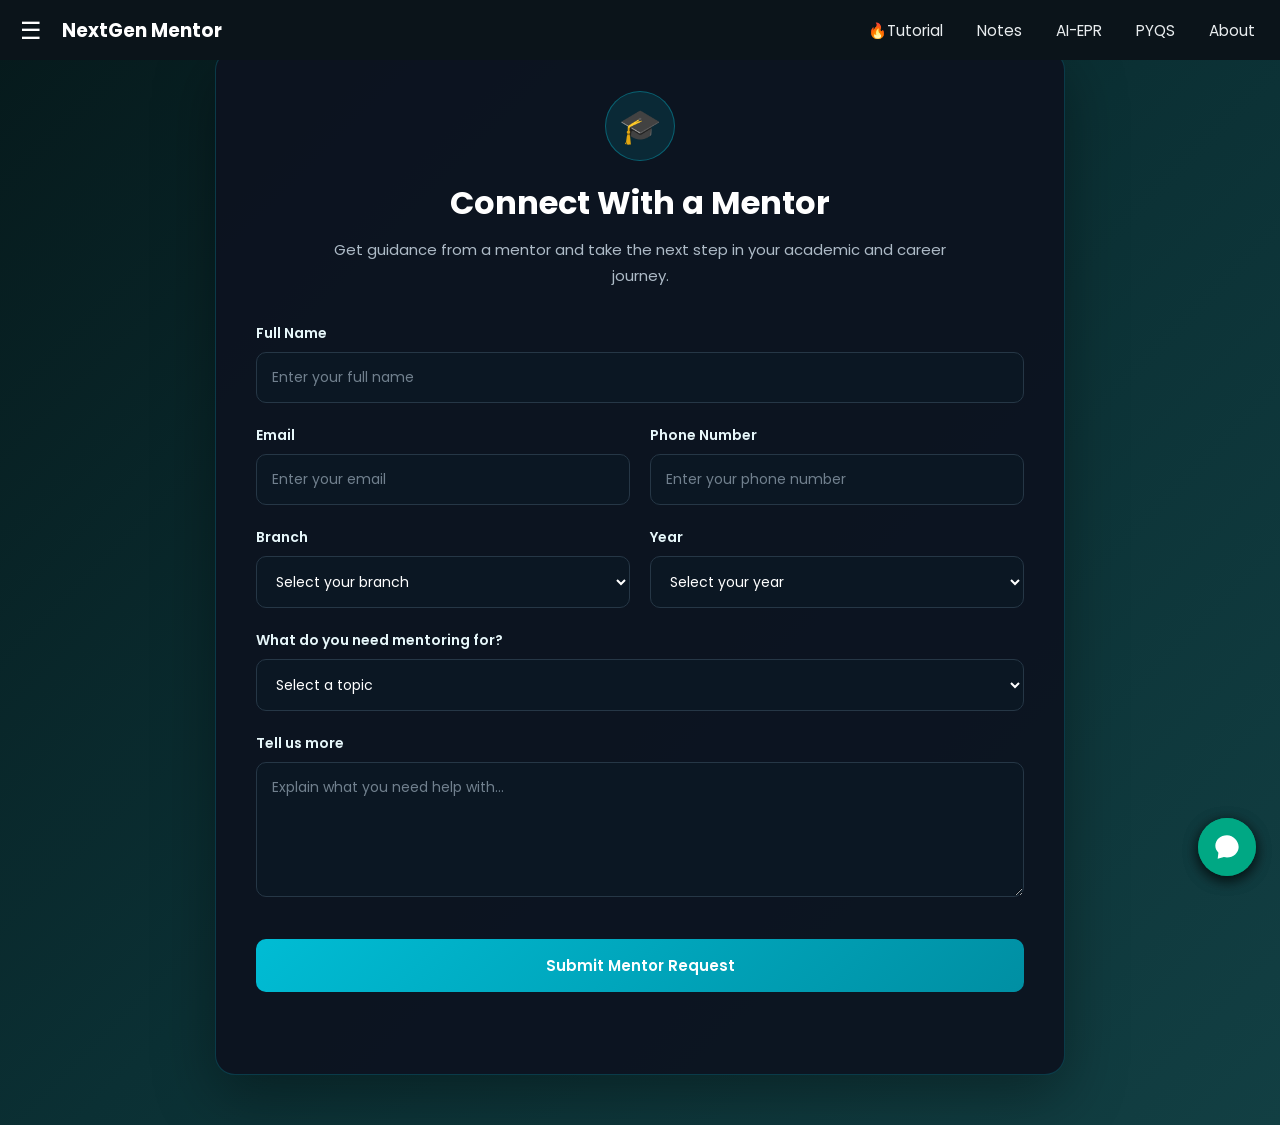
<file: mentor.html>
<!doctype html>
<html lang="en">
  <head>
    <meta charset="UTF-8" />
    <meta name="viewport" content="width=device-width, initial-scale=1.0" />
    <title>HomePage</title>
    <link rel="preconnect" href="https://fonts.googleapis.com" />
    <link rel="preconnect" href="https://fonts.gstatic.com" crossorigin />

    <link
      href="https://fonts.googleapis.com/css2?family=Poppins:wght@400;500;600;700&display=swap"
      rel="stylesheet"
    />
    <link rel="stylesheet" href="css/mentor.css" />
    <link rel="stylesheet" href="css/index.css" />
    <script>
      function openMenu() {
        document.getElementById("sideMenu").classList.add("active"); //it add a class active to existing class sideMenu
      }

      function closeMenu() {
        document.getElementById("sideMenu").classList.remove("active");
      }
      function switchmode() {
        document.body.classList.toggle("light-mode");
      }
    </script>
  </head>
  <body>
    <!-- ONE combined top bar -->
    <div class="navbar">
      <div class="menu" onclick="openMenu()">☰</div>

      <header>
        <h3>NextGen Mentor</h3>
        <ul class="top-header-list">
          <li onclick="window.location.href = 'learning.html'">🔥Tutorial</li>
          <li onclick="window.location.href = 'notes.html'">Notes</li>
          <li onclick="window.location.href = 'ai.html'">AI-EPR</li>
          <li onclick="window.location.href = 'pyqs.html'">PYQS</li>
          <li onclick="window.location.href = 'about.html'">About</li>
        </ul>
      </header>
    </div>

    <div class="side-menu" id="sideMenu">
      <div onclick="closeMenu()">✕</div>

      <div class="navelement" onclick="window.location.href = 'index.html'">
        🏠 Home
      </div>

      <div class="navelement" onclick="window.location.href = 'learning.html'">
        🧠 Learning Zone
      </div>

      <div class="navelement" onclick="window.location.href = 'notes.html'">
        📝 Notes
      </div>

      <div class="navelement" onclick="window.location.href = 'pyqs.html'">
        📚 PYQs
      </div>

      <div class="navelement" onclick="window.location.href = 'ai.html'">
        🤖 AI Exam Assistant
      </div>

      <div class="navelement" onclick="window.location.href = 'quiz.html'">
        ✏️ Quiz
      </div>

      <div class="navelement" onclick="window.location.href = 'mentor.html'">
        🎓 Mentor
      </div>

      <div class="navelement" onclick="window.location.href = 'nextgen.html'">
        🚀 NextGen Learning
      </div>

      <div class="navelement" onclick="window.location.href = 'about.html'">
        ℹ️ About
      </div>

      <div onclick="switchmode()" class="navelement">🌗 Switch mode</div>
    </div>

    <main class="mentor-page">
      <section class="mentor-container">
        <div class="mentor-header">
          <div class="mentor-icon">🎓</div>

          <h1>Connect With a Mentor</h1>

          <p>
            Get guidance from a mentor and take the next step in your academic
            and career journey.
          </p>
        </div>

        <form id="mentorForm">
          <div class="form-group">
            <label for="name"> Full Name </label>

            <input
              type="text"
              id="name"
              name="name"
              placeholder="Enter your full name"
              required
            />
          </div>

          <div class="form-row">
            <div class="form-group">
              <label for="email"> Email </label>

              <input
                type="email"
                id="email"
                name="email"
                placeholder="Enter your email"
                required
              />
            </div>

            <div class="form-group">
              <label for="phone"> Phone Number </label>

              <input
                type="tel"
                id="phone"
                name="phone"
                placeholder="Enter your phone number"
              />
            </div>
          </div>

          <div class="form-row">
            <div class="form-group">
              <label for="branch"> Branch </label>

              <select id="branch" name="branch" required>
                <option value="">Select your branch</option>

                <option value="CSE">CSE</option>

                <option value="ECE">ECE</option>

                <option value="EEE">EEE</option>

                <option value="Civil">Civil</option>

                <option value="Mechanical">Mechanical</option>

                <option value="IT">IT</option>

                <option value="Other">Other</option>
              </select>
            </div>

            <div class="form-group">
              <label for="year"> Year </label>

              <select id="year" name="year" required>
                <option value="">Select your year</option>

                <option value="1st Year">1st Year</option>

                <option value="2nd Year">2nd Year</option>

                <option value="3rd Year">3rd Year</option>

                <option value="4th Year">4th Year</option>
              </select>
            </div>
          </div>

          <div class="form-group">
            <label for="topic"> What do you need mentoring for? </label>

            <select id="topic" name="topic" required>
              <option value="">Select a topic</option>

              <option value="Programming">Programming</option>

              <option value="DSA">DSA</option>

              <option value="Placements">Placements</option>

              <option value="Projects">Projects</option>

              <option value="Career Guidance">Career Guidance</option>

              <option value="Academics">Academics</option>

              <option value="Other">Other</option>
            </select>
          </div>

          <div class="form-group">
            <label for="message"> Tell us more </label>

            <textarea
              id="message"
              name="message"
              rows="5"
              placeholder="Explain what you need help with..."
            ></textarea>
          </div>

          <button type="submit" id="submitButton">Submit Mentor Request</button>

          <div id="formMessage" class="form-message"></div>
        </form>
      </section>
    </main>

    <script>
      const mentorForm = document.getElementById("mentorForm");

      const submitButton = document.getElementById("submitButton");

      const formMessage = document.getElementById("formMessage");

      mentorForm.addEventListener("submit", async function (event) {
        event.preventDefault();

        submitButton.disabled = true;

        submitButton.textContent = "Submitting...";

        formMessage.textContent = "";

        formMessage.className = "form-message";

        const formData = {
          name: document.getElementById("name").value.trim(),

          email: document.getElementById("email").value.trim(),

          phone: document.getElementById("phone").value.trim(),

          branch: document.getElementById("branch").value,

          year: document.getElementById("year").value,

          topic: document.getElementById("topic").value,

          message: document.getElementById("message").value.trim(),
        };

        try {
          const response = await fetch(
            "https://sirdfmddmqqmgfpdjhkb.supabase.co/functions/v1/mentor-request",
            {
              method: "POST",

              headers: {
                "Content-Type": "application/json",
              },

              body: JSON.stringify(formData),
            },
          );

          const result = await response.json();

          console.log("STATUS:", response.status);
          console.log("RESPONSE:", result);

          if (!response.ok) {
            throw new Error(
              "HTTP " + response.status + " - " + JSON.stringify(result),
            );
          }

          formMessage.textContent =
            "✅ Your mentor request was submitted successfully!";

          formMessage.classList.add("success");

          mentorForm.reset();
        } catch (error) {
          console.error("MENTOR ERROR:", error);

          formMessage.textContent = "❌ Error: " + error.message;

          formMessage.classList.add("error");
        } finally {
          submitButton.disabled = false;

          submitButton.textContent = "Submit Mentor Request";
        }
      });
    </script>

    <!-- Ustad Chat Button -->
    <div id="ustadToggle" onclick="toggleUstad()">
      <svg viewBox="0 0 24 24" width="28" height="28" fill="white">
        <path
          d="M12 2C6.48 2 2 6.02 2 11c0 2.25 1 4.29 2.64 5.85L4 22l5.34-1.4C10.36 20.85 11.17 21 12 21c5.52 0 10-4.02 10-9s-4.48-10-10-10z"
        />
      </svg>
    </div>

    <!-- Ustad Chat Window -->
    <div id="ustadWindow">
      <div class="ustad-header">
        <div class="ustad-avatar">🤖</div>
        <div class="ustad-header-info">
          <div class="ustad-name">Ustad</div>
          <div class="ustad-status">Online • AI Mentor</div>
        </div>
        <div class="ustad-close" onclick="toggleUstad()">✕</div>
      </div>

      <div id="ustadMessages" class="ustad-messages">
        <div class="ustad-msg bot">
          <div class="bubble">
            Hey! I'm Ustad 👋 Ask me anything about your subjects.
          </div>
          <span class="ustad-time">Now</span>
        </div>
      </div>

      <div class="ustad-input-row">
        <input
          id="ustadInput"
          type="text"
          placeholder="Type a message"
          onkeydown="if (event.key === 'Enter') sendToUstad();"
        />
        <button onclick="sendToUstad()">
          <svg viewBox="0 0 24 24" width="20" height="20" fill="white">
            <path d="M2 21l21-9L2 3v7l15 2-15 2z" />
          </svg>
        </button>
      </div>
    </div>

    <!-- Ustad logic lives in javascript/ustad.js — loaded once, here, deferred -->
    <script src="javascript/ustad.js" defer></script>
    <!-- Ustad Chat Button -->
    <div id="ustadToggle" onclick="toggleUstad()">
      <svg viewBox="0 0 24 24" width="28" height="28" fill="white">
        <path
          d="M12 2C6.48 2 2 6.02 2 11c0 2.25 1 4.29 2.64 5.85L4 22l5.34-1.4C10.36 20.85 11.17 21 12 21c5.52 0 10-4.02 10-9s-4.48-10-10-10z"
        />
      </svg>
    </div>

    <!-- Ustad Chat Window -->
    <div id="ustadWindow">
      <div class="ustad-header">
        <div class="ustad-avatar">🤖</div>
        <div class="ustad-header-info">
          <div class="ustad-name">Ustad</div>
          <div class="ustad-status">Online • AI Mentor</div>
        </div>
        <div class="ustad-close" onclick="toggleUstad()">✕</div>
      </div>

      <div id="ustadMessages" class="ustad-messages">
        <div class="ustad-msg bot">
          <div class="bubble">
            Hey! I'm Ustad 👋 Ask me anything about your subjects.
          </div>
          <span class="ustad-time">Now</span>
        </div>
      </div>

      <div class="ustad-input-row">
        <input
          id="ustadInput"
          type="text"
          placeholder="Type a message"
          onkeydown="if (event.key === 'Enter') sendToUstad();"
        />
        <button onclick="sendToUstad()">
          <svg viewBox="0 0 24 24" width="20" height="20" fill="white">
            <path d="M2 21l21-9L2 3v7l15 2-15 2z" />
          </svg>
        </button>
      </div>
    </div>

    <!-- Ustad logic lives in javascript/ustad.js — loaded once, here, deferred -->
    <script src="javascript/ustad.js" defer></script>
  </body>
</html>
</file>
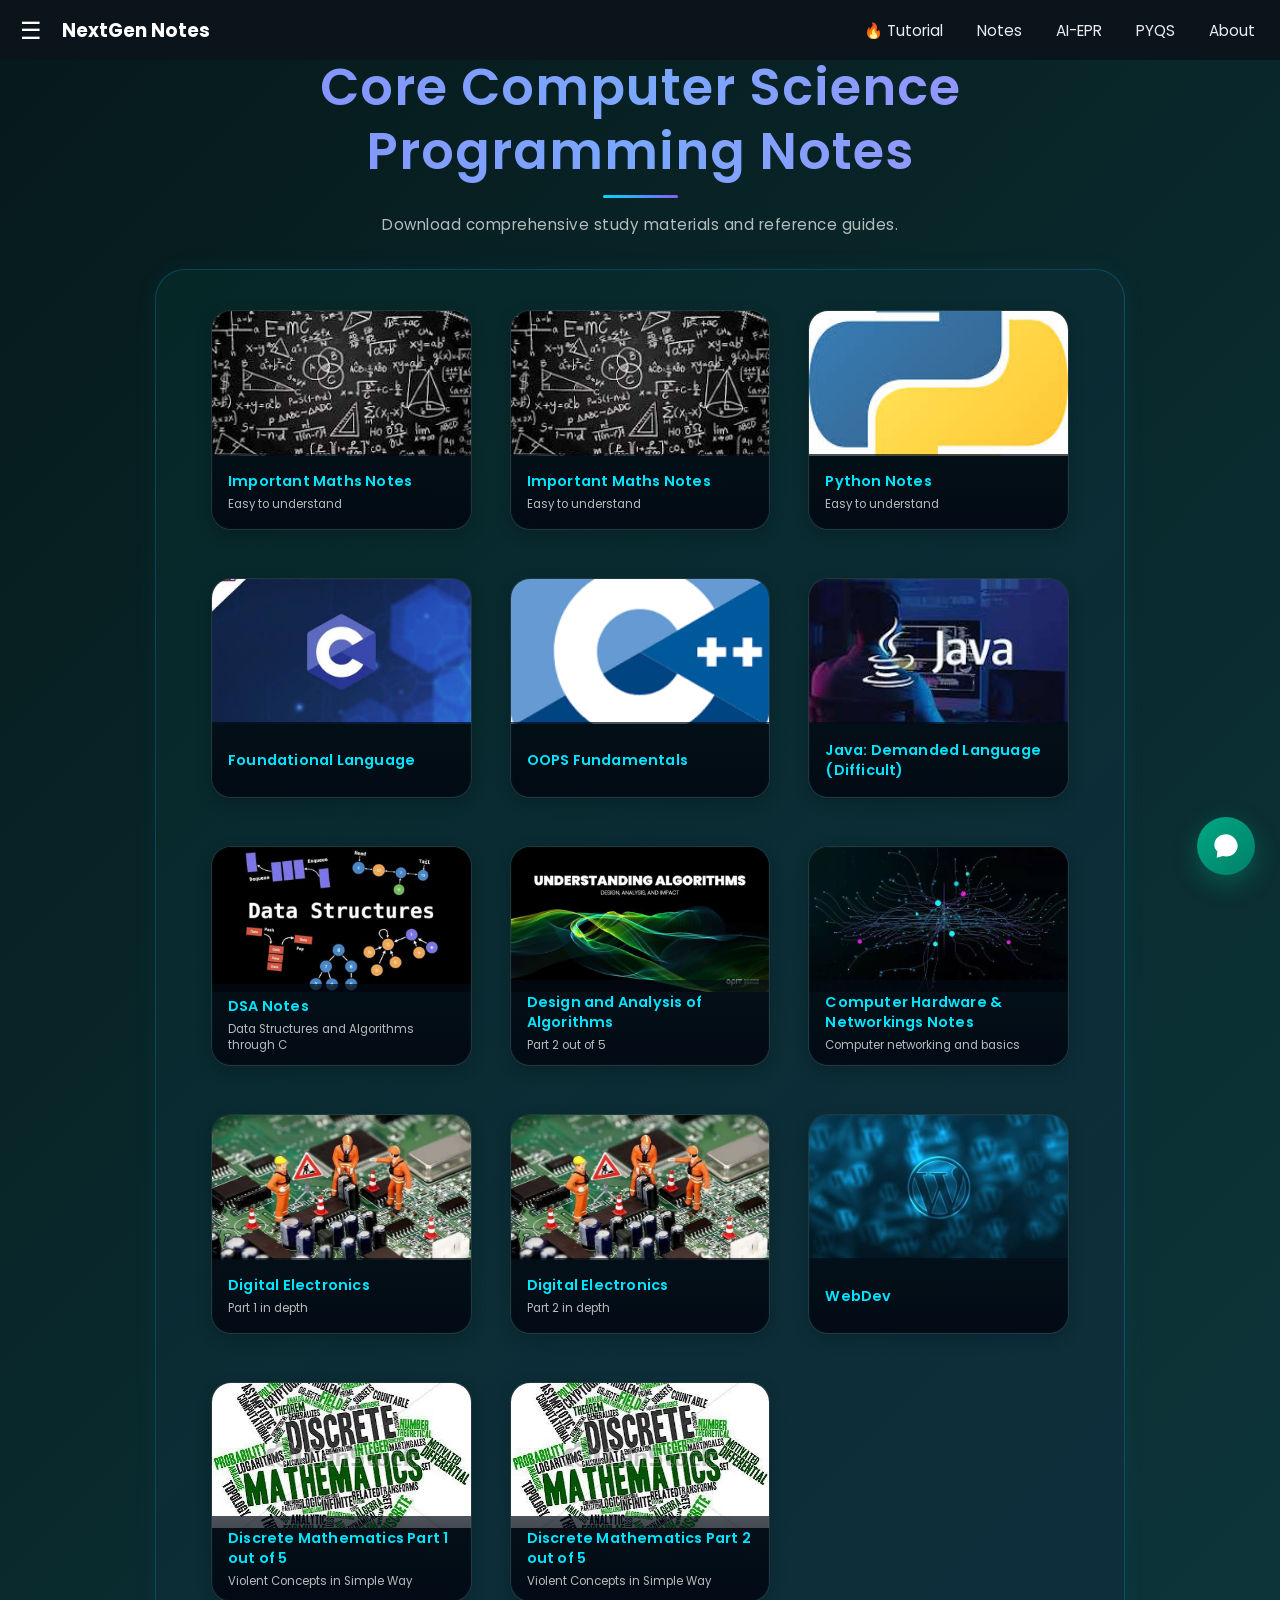
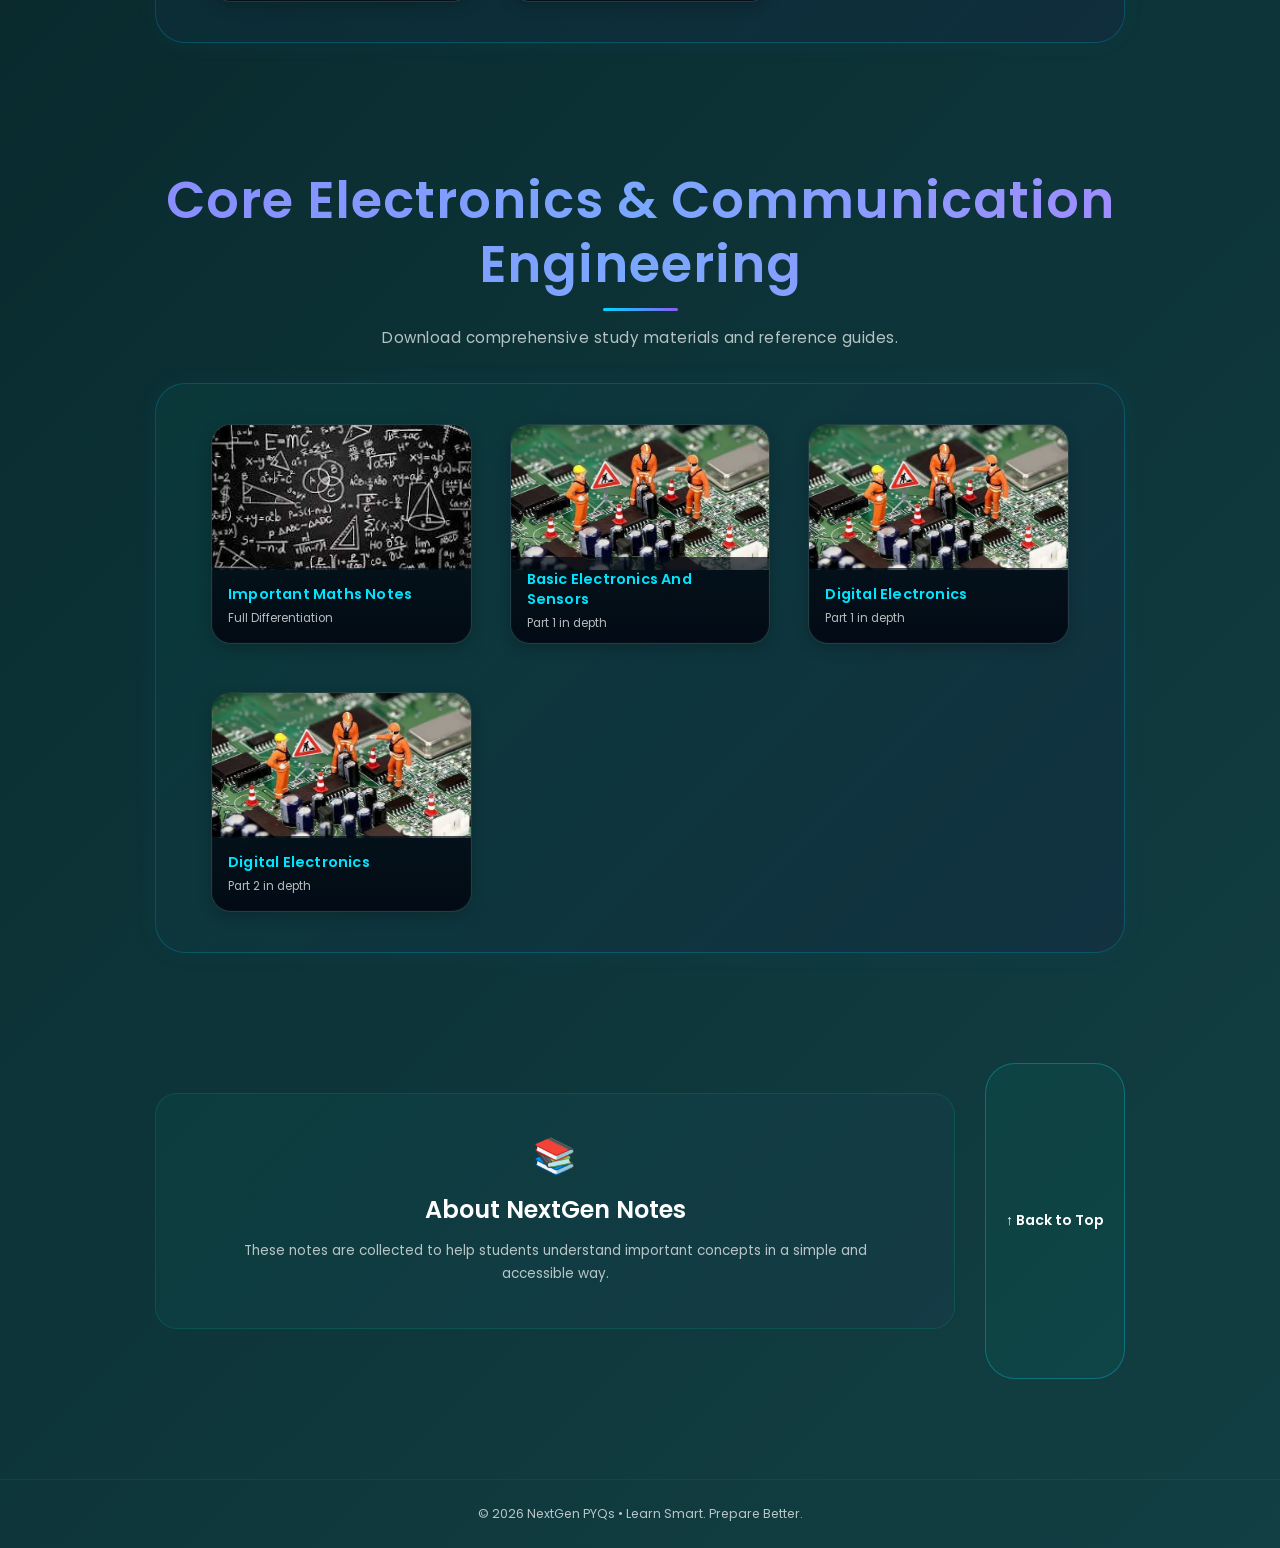
<file: notes.html>
<!doctype html>
<html lang="en">
  <head>
    <meta charset="UTF-8" />
    <meta name="viewport" content="width=device-width, initial-scale=1.0" />

    <title>
      Engineering Notes - Maths, Python, C, Java, DBMS, DSA & More | NextGen
      Learning
    </title>
    <meta
      name="description"
      content="Free downloadable engineering notes: Maths, Python, C, C++, Java, DBMS, DSA, Web Development, Discrete Mathematics, and more — clear and exam-ready."
    />
    <meta
      name="keywords"
      content="engineering notes free download, DSA notes, DBMS notes, python notes, java notes, discrete mathematics notes"
    />
    <meta
      property="og:title"
      content="Free Engineering Notes | NextGen Learning"
    />
    <meta
      property="og:description"
      content="Download comprehensive study materials and reference guides across core CS and engineering subjects."
    />
    <meta property="og:type" content="website" />
    <meta
      property="og:url"
      content="https://nextgen-learn.abdulmuqsithofficial.workers.dev/notes.html"
    />
    <meta
      property="og:image"
      content="https://nextgen-learn.abdulmuqsithofficial.workers.dev/images/og-preview.png"
    />
    <meta name="twitter:card" content="summary_large_image" />
    <meta
      name="twitter:title"
      content="Free Engineering Notes | NextGen Learning"
    />
    <meta
      name="twitter:description"
      content="Comprehensive, free engineering study notes."
    />
    <link
      rel="canonical"
      href="https://nextgen-learn.abdulmuqsithofficial.workers.dev/notes.html"
    />

    <!-- Google Font -->
    <link rel="preconnect" href="https://fonts.googleapis.com" />
    <link rel="preconnect" href="https://fonts.gstatic.com" crossorigin />

    <link
      href="https://fonts.googleapis.com/css2?family=Poppins:wght@400;500;600;700&display=swap"
      rel="stylesheet"
    />

    <!-- Main Website CSS -->
    <link rel="stylesheet" href="css/index.css" />

    <!-- Notes Page CSS -->
    <link rel="stylesheet" href="css/notes.css" />
  </head>

  <body>
    <!-- =====================================================
         NAVBAR
    ====================================================== -->

    <div class="navbar">
      <div class="menu" onclick="openMenu()">☰</div>

      <header>
        <h3>NextGen Notes</h3>

        <ul class="top-header-list">
          <li onclick="window.location.href = 'learning.html'">🔥 Tutorial</li>

          <li onclick="window.location.href = 'notes.html'">Notes</li>

          <li onclick="window.location.href = 'ai.html'">AI-EPR</li>

          <li onclick="window.location.href = 'pyqs.html'">PYQS</li>

          <li onclick="window.location.href = 'about.html'">About</li>
        </ul>
      </header>
    </div>

    <!-- =====================================================
         SIDE MENU
    ====================================================== -->

    <div class="side-menu" id="sideMenu">
      <div class="menu-close" onclick="closeMenu()">✕ Close Menu</div>

      <div class="navelement" onclick="window.location.href = 'index.html'">
        🏠 Home
      </div>

      <div class="navelement" onclick="window.location.href = 'learning.html'">
        🧠 Learning Zone
      </div>

      <div class="sidebar-divider"></div>

      <div class="sidebar-heading">Notes Sections</div>

      <div
        class="navelement section-nav active-nav"
        onclick="goToSection('cse')"
      >
        💻 Computer Science
      </div>

      <div class="navelement section-nav" onclick="goToSection('ece')">
        📡 Electronics & Communication
      </div>

      <div class="sidebar-divider"></div>

      <div class="navelement" onclick="window.location.href = 'pyqs.html'">
        📚 PYQs
      </div>

      <div class="navelement" onclick="window.location.href = 'ai.html'">
        🤖 AI Exam Assistant
      </div>

      <div class="navelement" onclick="window.location.href = 'quiz.html'">
        ✏️ Quiz
      </div>

      <div class="navelement" onclick="window.location.href = 'mentor.html'">
        🎓 Mentor
      </div>

      <div class="navelement" onclick="window.location.href = 'nextgen.html'">
        🚀 NextGen Learning
      </div>

      <div class="navelement" onclick="window.location.href = 'about.html'">
        ℹ️ About
      </div>

      <div class="navelement" onclick="switchmode()">🌗 Switch mode</div>
    </div>

    <!-- =====================================================
         MAIN CONTENT
    ====================================================== -->

    <main class="main notes-page">
      <!-- =================================================
             COMPUTER SCIENCE SECTION
        ================================================== -->

      <section class="notes-section" id="cse">
        <h1 class="notes-section-title">
          Core Computer Science Programming Notes
        </h1>

        <div class="title-line"></div>

        <p class="notes-section-subtitle">
          Download comprehensive study materials and reference guides.
        </p>

        <!-- =================================================
                 CSE NOTES CARDS
            ================================================== -->

        <div class="notes-card-grid">
          <!-- =================================================
                     MATHS
                ================================================== -->

          <div
            class="notes-card"
            onclick="
              window.location.href =
                'https://drive.google.com/file/d/1l-L4u1iMiKhuSZBePDezE9W0RF-oS_AF/view?usp=sharing'
            "
          >
            <img src="images/maths.jpg" alt="Maths Notes" />

            <div class="notes-card-info">
              <h3>Important Maths Notes</h3>

              <p>Easy to understand</p>
            </div>
          </div>
          <div
            class="notes-card"
            onclick="
              window.location.href =
                'https://drive.google.com/file/d/1Djwchm4R_lolFnzgTGXujdLHVszE9jkJ/view?usp=drive_link'
            "
          >
            <img src="images/maths.jpg" alt="Maths Notes" />

            <div class="notes-card-info">
              <h3>Important Maths Notes</h3>

              <p>Easy to understand</p>
            </div>
          </div>

          <!-- =================================================
                     PYTHON
                ================================================== -->

          <div
            class="notes-card"
            onclick="
              window.location.href =
                'https://drive.google.com/file/d/1-xFGH-ggRhT5l26Jxs903bN21xa_1vGw/view?usp=drive_link'
            "
          >
            <img src="images/python.jpg" alt="Python Notes" />

            <div class="notes-card-info">
              <h3>Python Notes</h3>

              <p>Easy to understand</p>
            </div>
          </div>

          <!-- =================================================
                     C
                ================================================== -->

          <div
            class="notes-card"
            onclick="
              window.location.href =
                'https://drive.google.com/file/d/1iUjuNSm2lZMRfokrHcTpvFIPIzWUs9E-/view?usp=drive_link'
            "
          >
            <img src="images/c.jpg" alt="C Programming Notes" />

            <div class="notes-card-info">
              <h3>Foundational Language</h3>
            </div>
          </div>

          <!-- =================================================
                     C++
                ================================================== -->

          <div
            class="notes-card"
            onclick="
              window.location.href =
                'https://drive.google.com/file/d/1AO6EIwMmS29EL7TjI6AaXkle69YiOaey/view?usp=drive_link'
            "
          >
            <img src="images/cpp.png" alt="C++ Notes" />

            <div class="notes-card-info">
              <h3>OOPS Fundamentals</h3>
            </div>
          </div>

          <!-- =================================================
                     JAVA
                ================================================== -->

          <div
            class="notes-card"
            onclick="
              window.location.href =
                'https://drive.google.com/file/d/1v5JtBZSadIGv-Edt5ABHU8Eq48NvOXyV/view?usp=drive_link'
            "
          >
            <img src="images/java.jpg" alt="Java Notes" />

            <div class="notes-card-info">
              <h3>Java: Demanded Language (Difficult)</h3>
            </div>
          </div>

          <!-- =================================================
                     DSA
                ================================================== -->

          <div
            class="notes-card"
            onclick="
              window.location.href =
                'https://drive.google.com/file/d/1mtDssHkTN-5QmNC184yCeOBgFu2wEBZm/view?usp=sharing'
            "
          >
            <img src="images/DSA.jpg" alt="DSA Notes" />

            <div class="notes-card-info">
              <h3>DSA Notes</h3>

              <p>Data Structures and Algorithms through C</p>
            </div>
          </div>

          <!-- =================================================
                     DAA
                ================================================== -->

          <div
            class="notes-card"
            onclick="
              window.location.href =
                'https://drive.google.com/file/d/1Dpih2RgXxEvkjspt5lG4i5Ah5PGkhhVa/view?usp=sharing'
            "
          >
            <img src="images/daa.jpg" alt="DAA Notes" />

            <div class="notes-card-info">
              <h3>Design and Analysis of Algorithms</h3>

              <p>Part 2 out of 5</p>
            </div>
          </div>

          <!-- =================================================
                     COMPUTER HARDWARE
                ================================================== -->

          <div
            class="notes-card"
            onclick="
              window.location.href =
                'https://drive.google.com/file/d/1DYsFfZ4wPqO1ROAAieWkA2gRc7BA6mPb/view?usp=drive_link'
            "
          >
            <img src="images/chn.jpg" alt="Computer Hardware and Networking" />

            <div class="notes-card-info">
              <h3>Computer Hardware & Networkings Notes</h3>

              <p>Computer networking and basics</p>
            </div>
          </div>

          <!-- =================================================
                     DIGITAL ELECTRONICS PART 1
                ================================================== -->

          <div
            class="notes-card"
            onclick="
              window.location.href =
                'https://drive.google.com/file/d/1DYsFfZ4wPqO1ROAAieWkA2gRc7BA6mPb/view?usp=drive_link'
            "
          >
            <img src="images/de.jpg" alt="Digital Electronics" />

            <div class="notes-card-info">
              <h3>Digital Electronics</h3>

              <p>Part 1 in depth</p>
            </div>
          </div>

          <!-- =================================================
                     DIGITAL ELECTRONICS PART 2
                ================================================== -->

          <div
            class="notes-card"
            onclick="
              window.location.href =
                'https://drive.google.com/file/d/1DYsFfZ4wPqO1ROAAieWkA2gRc7BA6mPb/view?usp=drive_link'
            "
          >
            <img src="images/de.jpg" alt="Digital Electronics" />

            <div class="notes-card-info">
              <h3>Digital Electronics</h3>

              <p>Part 2 in depth</p>
            </div>
          </div>

          <!-- =================================================
                     WEB DEVELOPMENT
                ================================================== -->

          <div
            class="notes-card"
            onclick="
              window.location.href =
                'https://www.rgmcet.edu.in/assets/img/departments/CSE/materials/R15/3-2/Web%20Technologies.pdf'
            "
          >
            <img src="images/webdev.jpg" alt="Web Development Notes" />

            <div class="notes-card-info">
              <h3>WebDev</h3>
            </div>
          </div>

          <!-- =================================================
                     DISCRETE MATH PART 1
                ================================================== -->

          <div
            class="notes-card"
            onclick="
              window.location.href =
                'https://drive.google.com/file/d/15HryLvhYhEKqP1k-qvqH28M3xPQLnVxp/view?usp=sharing'
            "
          >
            <img src="images/dm.jpg" alt="Discrete Mathematics" />

            <div class="notes-card-info">
              <h3>Discrete Mathematics Part 1 out of 5</h3>

              <p>Violent Concepts in Simple Way</p>
            </div>
          </div>

          <!-- =================================================
                     DISCRETE MATH PART 2
                ================================================== -->

          <div
            class="notes-card"
            onclick="
              window.location.href =
                'https://drive.google.com/file/d/1e9snztOsfkMVdgD_2yOuNYWLYCuWMgBR/view?usp=drive_link'
            "
          >
            <img src="images/dm.jpg" alt="Discrete Mathematics" />

            <div class="notes-card-info">
              <h3>Discrete Mathematics Part 2 out of 5</h3>

              <p>Violent Concepts in Simple Way</p>
            </div>
          </div>
        </div>
      </section>

      <!-- =====================================================
             ECE SECTION
        ====================================================== -->

      <section class="notes-section" id="ece">
        <h1 class="notes-section-title">
          Core Electronics & Communication Engineering
        </h1>

        <div class="title-line"></div>

        <p class="notes-section-subtitle">
          Download comprehensive study materials and reference guides.
        </p>

        <!-- =================================================
                 ECE NOTES CARDS
            ================================================== -->

        <div class="notes-card-grid">
          <!-- MATHS -->

          <div
            class="notes-card"
            onclick="
              window.location.href =
                'https://drive.google.com/file/d/1l-L4u1iMiKhuSZBePDezE9W0RF-oS_AF/view?usp=sharing'
            "
          >
            <img src="images/maths.jpg" alt="Maths Notes" />

            <div class="notes-card-info">
              <h3>Important Maths Notes</h3>

              <p>Full Differentiation</p>
            </div>
          </div>

          <!-- BASIC ELECTRONICS -->

          <div
            class="notes-card"
            onclick="
              window.location.href =
                'https://drive.google.com/file/d/1VFBjozqQqXuvr_4B4KKq-R0Zs9xM8Yjs/view?usp=drive_link'
            "
          >
            <img src="images/de.jpg" alt="Basic Electronics and Sensors" />

            <div class="notes-card-info">
              <h3>Basic Electronics And Sensors</h3>

              <p>Part 1 in depth</p>
            </div>
          </div>

          <!-- DIGITAL ELECTRONICS PART 1 -->

          <div
            class="notes-card"
            onclick="
              window.location.href =
                'https://drive.google.com/file/d/1DYsFfZ4wPqO1ROAAieWkA2gRc7BA6mPb/view?usp=drive_link'
            "
          >
            <img src="images/de.jpg" alt="Digital Electronics" />

            <div class="notes-card-info">
              <h3>Digital Electronics</h3>

              <p>Part 1 in depth</p>
            </div>
          </div>

          <!-- DIGITAL ELECTRONICS PART 2 -->

          <div
            class="notes-card"
            onclick="
              window.location.href =
                'https://drive.google.com/file/d/1DYsFfZ4wPqO1ROAAieWkA2gRc7BA6mPb/view?usp=drive_link'
            "
          >
            <img src="images/de.jpg" alt="Digital Electronics" />

            <div class="notes-card-info">
              <h3>Digital Electronics</h3>

              <p>Part 2 in depth</p>
            </div>
          </div>
        </div>
      </section>

      <!-- =====================================================
             ABOUT
        ====================================================== -->

      <section class="notes-about">
        <div class="about-icon">📚</div>

        <h2>About NextGen Notes</h2>

        <p>
          These notes are collected to help students understand important
          concepts in a simple and accessible way.
        </p>
      </section>

      <!-- =====================================================
             BACK TO TOP
        ====================================================== -->

      <button
        class="back-to-top"
        onclick="window.scrollTo({ top: 0, behavior: 'smooth' })"
      >
        ↑ Back to Top
      </button>
    </main>

    <!-- =====================================================
         FOOTER
    ====================================================== -->

    <footer class="notes-footer">
      <p>© 2026 NextGen PYQs • Learn Smart. Prepare Better.</p>
    </footer>

    <!-- =====================================================
         USTAD AI BUTTON
    ====================================================== -->

    <div id="ustadToggle" onclick="toggleUstad()">
      <svg viewBox="0 0 24 24" width="28" height="28" fill="white">
        <path
          d="M12 2C6.48 2 2 6.02 2 11c0 2.25 1 4.29 2.64 5.85L4 22l5.34-1.4C10.36 20.85 11.17 21 12 21c5.52 0 10-4.02 10-9s-4.48-10-10-10z"
        />
      </svg>
    </div>

    <!-- =====================================================
         USTAD AI WINDOW
    ====================================================== -->

    <div id="ustadWindow">
      <div class="ustad-header">
        <div class="ustad-avatar">🤖</div>

        <div class="ustad-header-info">
          <div class="ustad-name">Ustad</div>

          <div class="ustad-status">Online • AI Mentor</div>
        </div>

        <div class="ustad-close" onclick="toggleUstad()">✕</div>
      </div>

      <div id="ustadMessages" class="ustad-messages">
        <div class="ustad-msg bot">
          <div class="bubble">
            Hey! I'm Ustad 👋 Ask me anything about your subjects.
          </div>

          <span class="ustad-time"> Now </span>
        </div>
      </div>

      <div class="ustad-input-row">
        <input
          id="ustadInput"
          type="text"
          placeholder="Type a message"
          onkeydown="if (event.key === 'Enter') sendToUstad();"
        />

        <button onclick="sendToUstad()">
          <svg viewBox="0 0 24 24" width="20" height="20" fill="white">
            <path d="M2 21l21-9L2 3v7l15 2-15 2z" />
          </svg>
        </button>
      </div>
    </div>

    <!-- =====================================================
         JAVASCRIPT
    ====================================================== -->

    <script>
      function openMenu() {
        document.getElementById("sideMenu").classList.add("active");
      }

      function closeMenu() {
        document.getElementById("sideMenu").classList.remove("active");
      }

      function switchmode() {
        document.body.classList.toggle("light-mode");
      }

      function goToSection(id) {
        const section = document.getElementById(id);

        if (section) {
          section.scrollIntoView({
            behavior: "smooth",
            block: "start",
          });

          closeMenu();
        }
      }
    </script>

    <!-- Ustad JavaScript -->
    <script src="javascript/ustad.js" defer></script>
  </body>
</html>
</file>
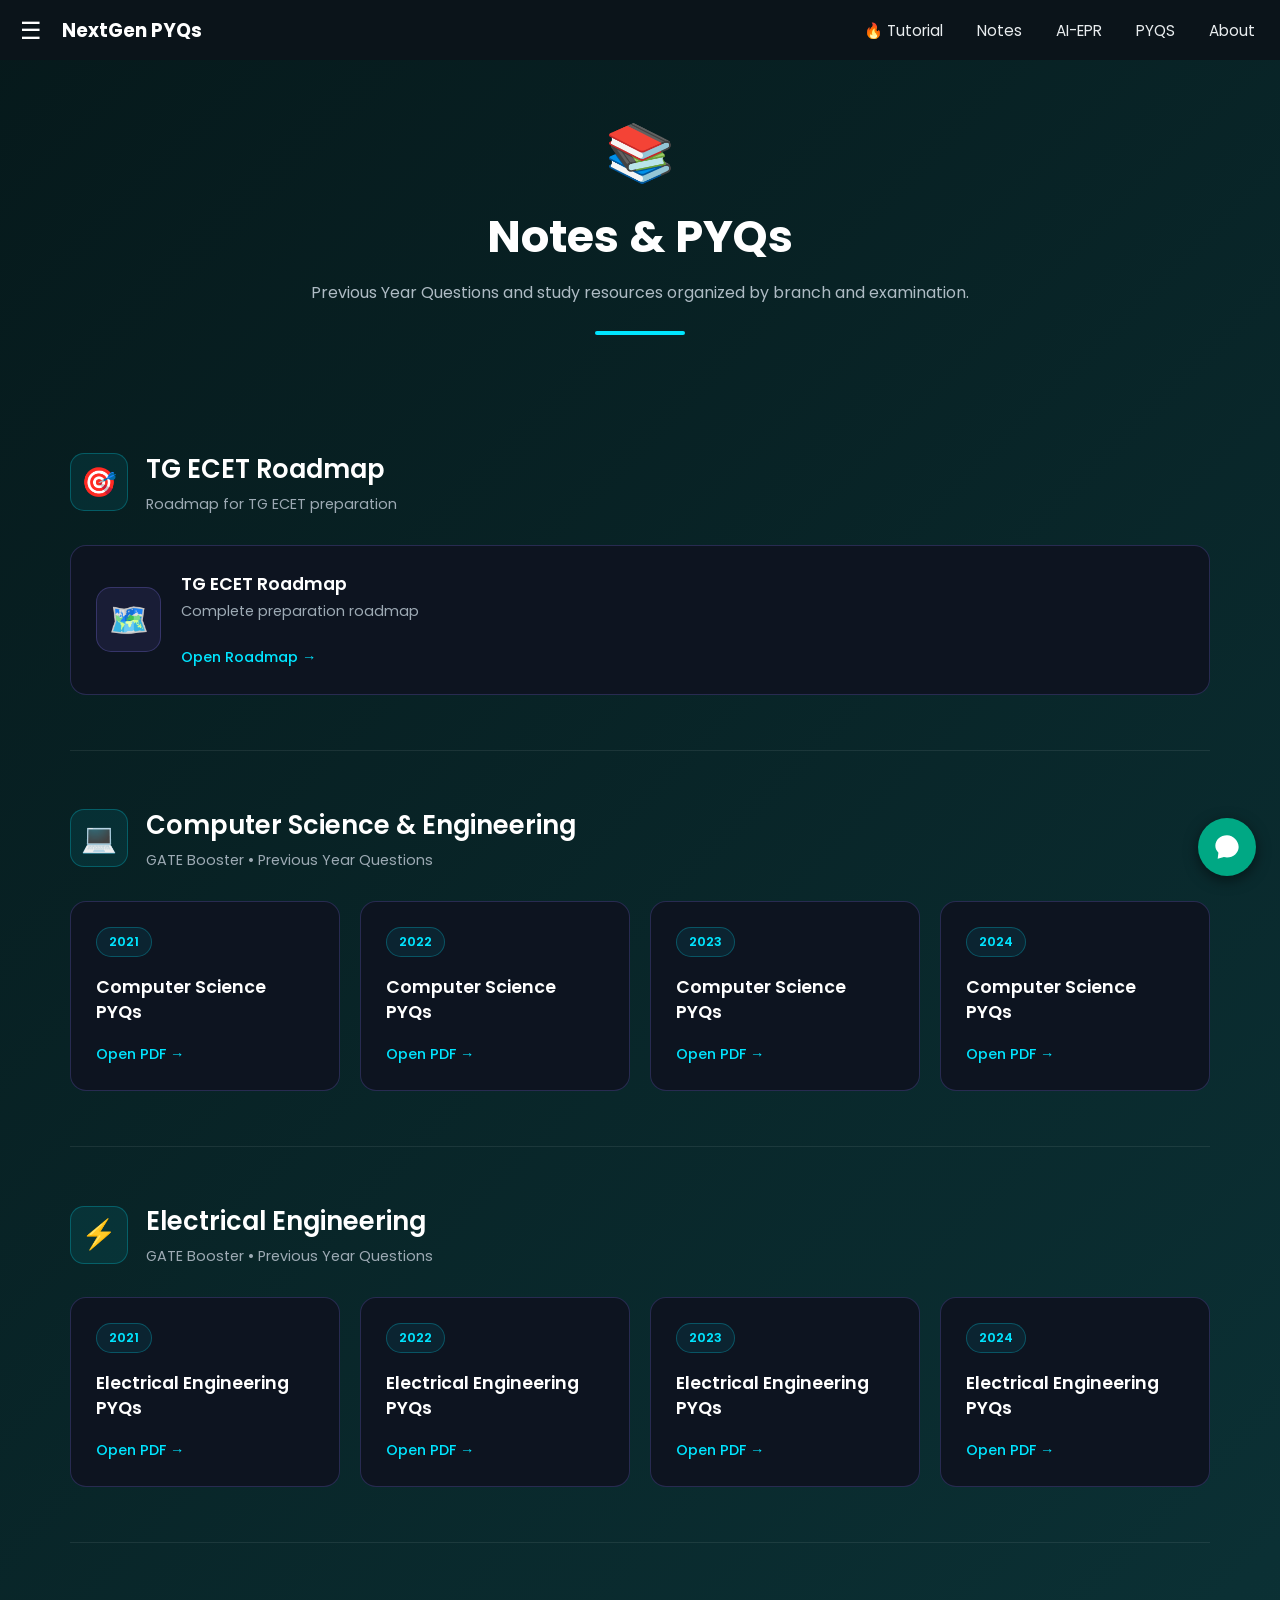
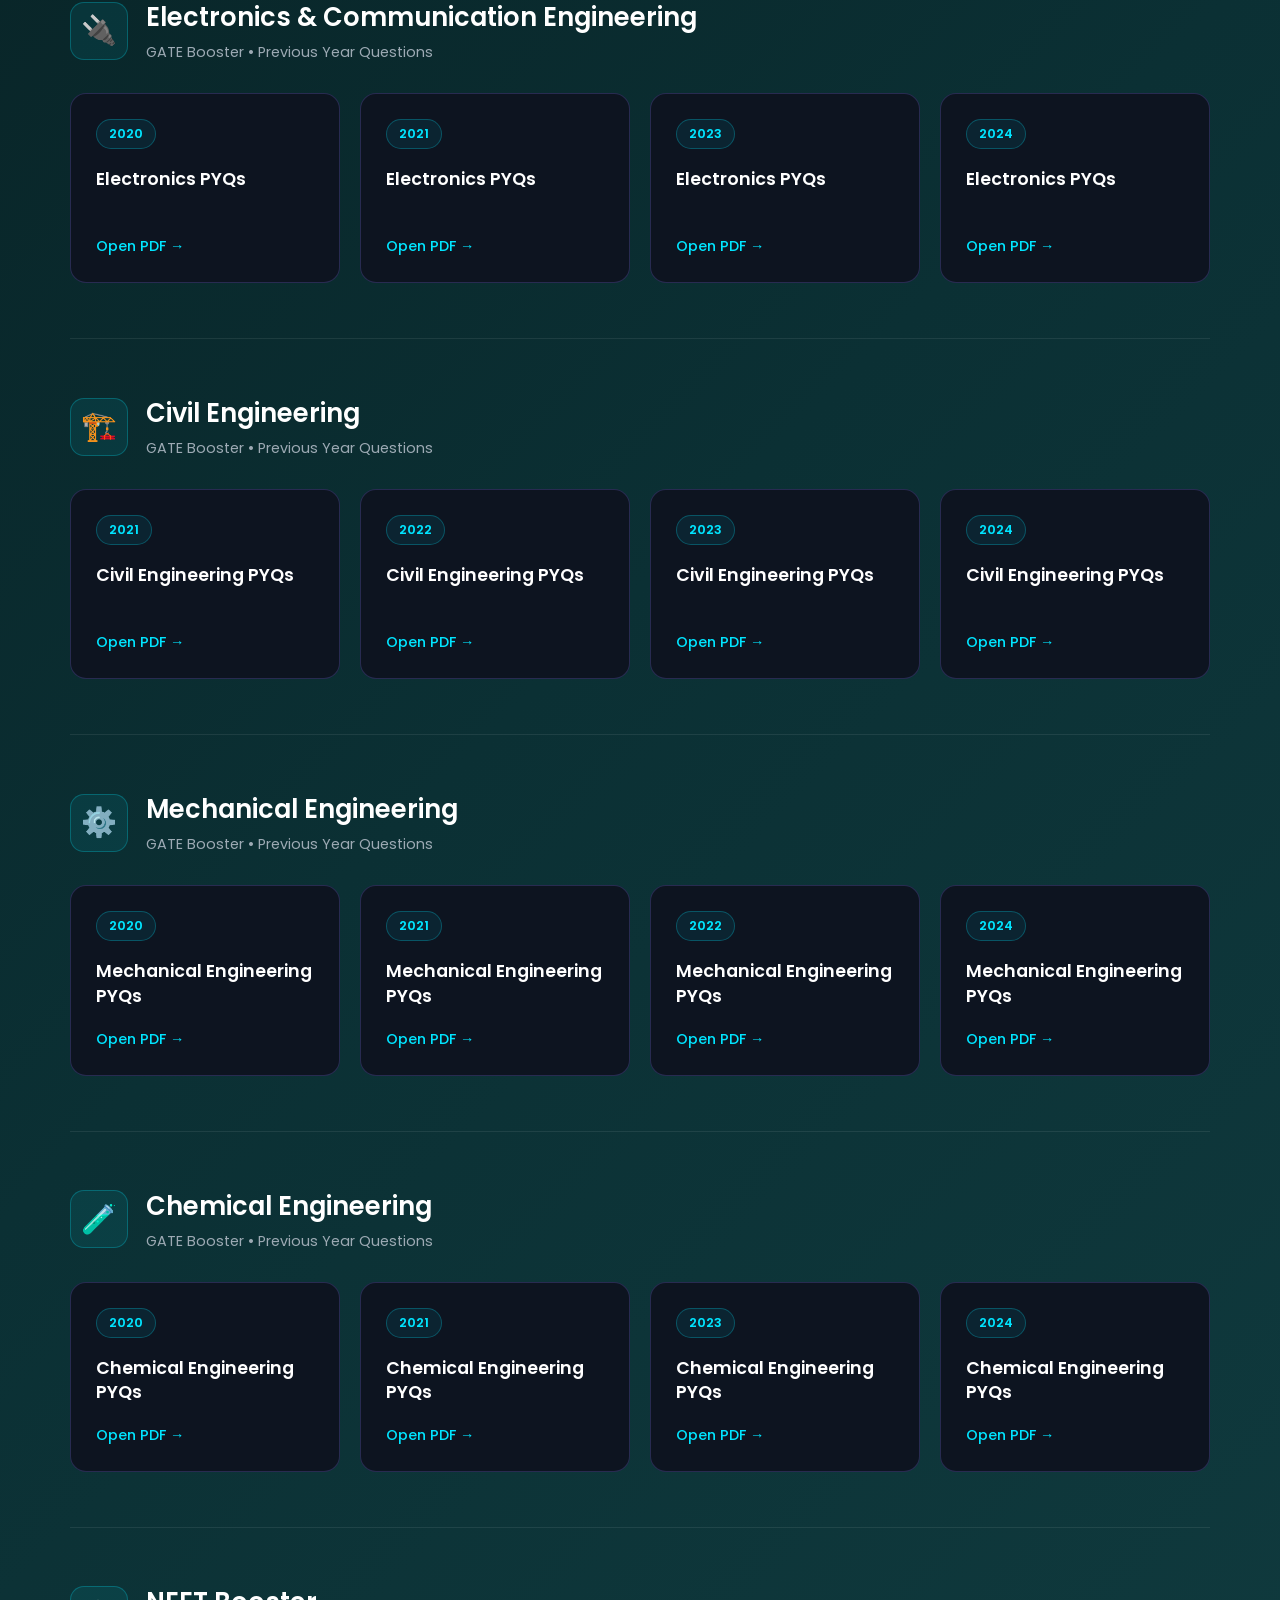
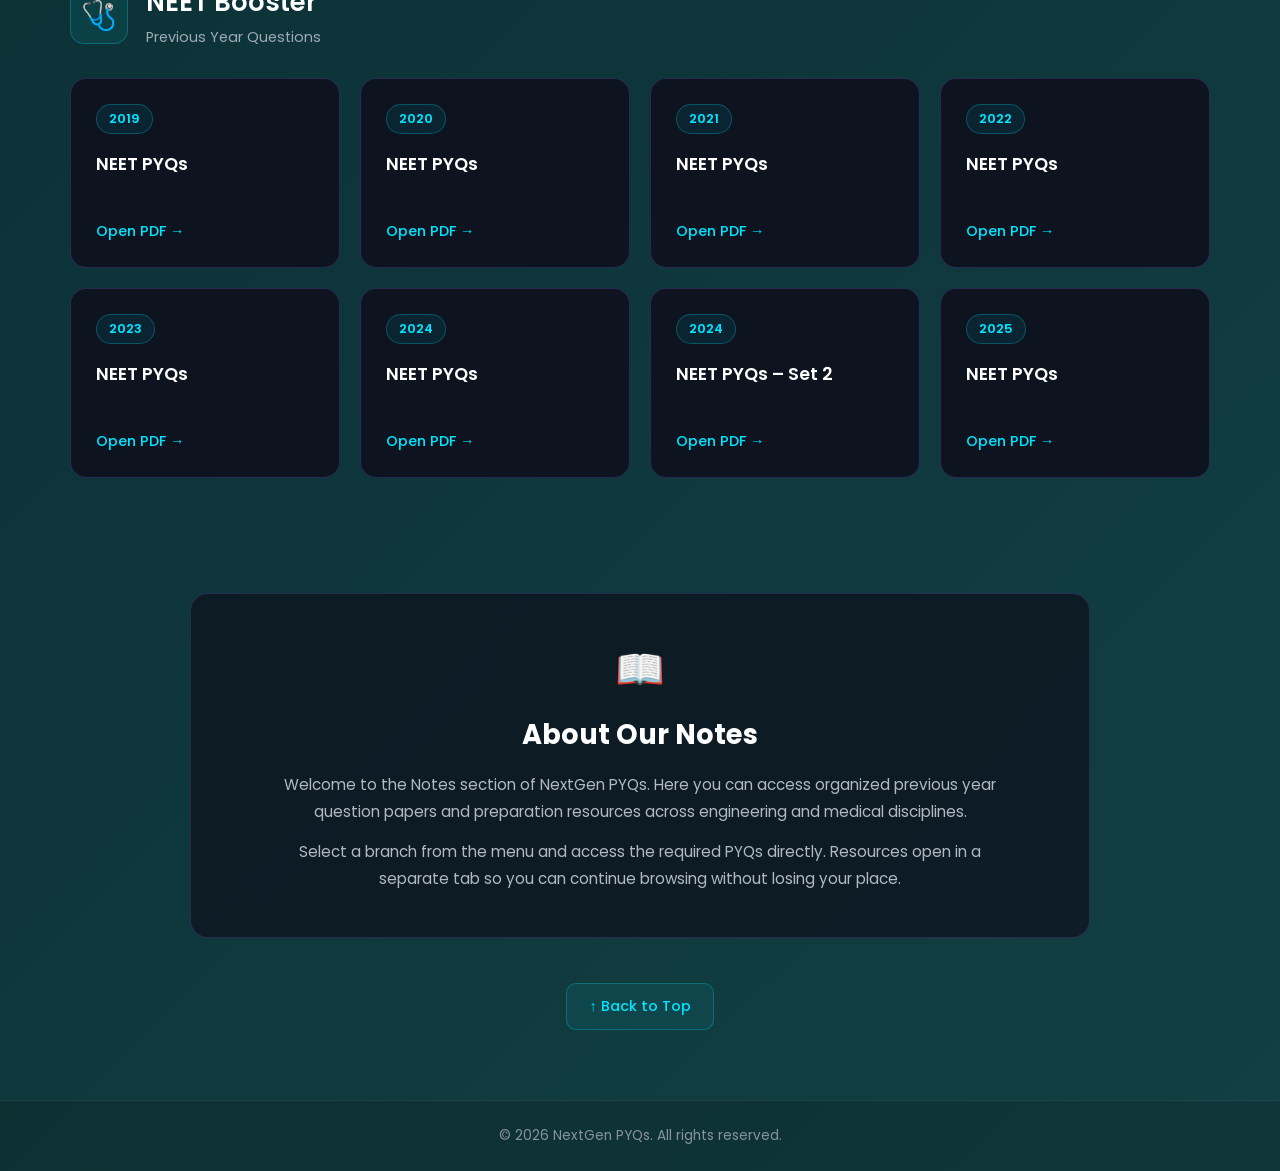
<file: pyqs.html>
<!doctype html>
<html lang="en">
  <head>
    <meta charset="UTF-8" />
    <meta name="viewport" content="width=device-width, initial-scale=1.0" />

    <title>
      GATE, ECET & NEET Previous Year Questions (PYQs) | NextGen Learning
    </title>
    <meta
      name="description"
      content="Free branch-wise GATE, ECET, and NEET previous year question papers — CSE, EE, ECE, Civil, Mechanical, Chemical, and Medical, organized by year."
    />
    <meta
      name="keywords"
      content="GATE PYQs, ECET PYQs, NEET PYQs free download, previous year question papers engineering, GATE booster"
    />
    <meta
      property="og:title"
      content="Free GATE & NEET PYQs | NextGen Learning"
    />
    <meta
      property="og:description"
      content="Branch-wise previous year question papers for GATE, ECET, and NEET — organized and free."
    />
    <meta property="og:type" content="website" />
    <meta
      property="og:url"
      content="https://nextgen-learn.abdulmuqsithofficial.workers.dev/pyqs.html"
    />
    <meta
      property="og:image"
      content="https://nextgen-learn.abdulmuqsithofficial.workers.dev/images/og-preview.png"
    />
    <meta name="twitter:card" content="summary_large_image" />
    <meta name="twitter:title" content="GATE & NEET PYQs | NextGen Learning" />
    <meta
      name="twitter:description"
      content="Free previous year question papers, branch-wise."
    />
    <link
      rel="canonical"
      href="https://nextgen-learn.abdulmuqsithofficial.workers.dev/pyqs.html"
    />

    <!-- Google Font -->
    <link rel="preconnect" href="https://fonts.googleapis.com" />
    <link rel="preconnect" href="https://fonts.gstatic.com" crossorigin />

    <link
      href="https://fonts.googleapis.com/css2?family=Poppins:wght@400;500;600;700&display=swap"
      rel="stylesheet"
    />

    <!-- Your NEW UI CSS -->
    <link rel="stylesheet" href="css/index.css" />

    <!-- Ustad CSS -->
    <link rel="stylesheet" href="css/pyqs.css" />

    <!-- Icons -->
    <link
      rel="stylesheet"
      href="https://cdnjs.cloudflare.com/ajax/libs/font-awesome/6.5.0/css/all.min.css"
    />

    <script>
      /* =========================
         SIDEBAR
      ========================= */

      function openMenu() {
        document.getElementById("sideMenu").classList.add("active");
      }

      function closeMenu() {
        document.getElementById("sideMenu").classList.remove("active");
      }

      /* =========================
         DARK / LIGHT MODE
      ========================= */

      function switchmode() {
        document.body.classList.toggle("light-mode");
      }

      /* =========================
         CLOSE SIDEBAR AFTER CLICK
      ========================= */

      function goToSection(id) {
        closeMenu();

        setTimeout(() => {
          document.getElementById(id).scrollIntoView({
            behavior: "smooth",
          });
        }, 100);
      }
    </script>
  </head>

  <body>
    <!-- =========================================
         NEW NAVBAR
    ========================================== -->

    <div class="navbar">
      <div class="menu" onclick="openMenu()">☰</div>

      <header>
        <h3>NextGen PYQs</h3>

        <ul class="top-header-list">
          <li onclick="window.location.href = 'learning.html'">🔥 Tutorial</li>

          <li onclick="window.location.href = 'notes.html'">Notes</li>

          <li onclick="window.location.href = 'ai.html'">AI-EPR</li>

          <li onclick="window.location.href = 'pyqs.html'">PYQS</li>

          <li onclick="window.location.href = 'about.html'">About</li>
        </ul>
      </header>
    </div>

    <!-- =========================================
         NEW SIDEBAR
    ========================================== -->

    <div class="side-menu" id="sideMenu">
      <div class="menu-close" onclick="closeMenu()">✕</div>

      <div class="navelement" onclick="window.location.href = 'index.html'">
        🏠 Home
      </div>

      <div class="navelement" onclick="window.location.href = 'learning.html'">
        🧠 Learning Zone
      </div>

      <div
        class="navelement active-nav"
        onclick="window.location.href = 'notes.html'"
      >
        📝 Notes
      </div>

      <div class="navelement" onclick="window.location.href = 'pyqs.html'">
        📚 PYQs
      </div>

      <div class="navelement" onclick="window.location.href = 'ai.html'">
        🤖 AI Exam Assistant
      </div>

      <div class="navelement" onclick="window.location.href = 'quiz.html'">
        ✏️ Quiz
      </div>

      <div class="navelement" onclick="window.location.href = 'mentor.html'">
        🎓 Mentor
      </div>

      <div class="navelement" onclick="window.location.href = 'nextgen.html'">
        🚀 NextGen Learning
      </div>

      <div class="navelement" onclick="window.location.href = 'about.html'">
        ℹ️ About
      </div>

      <div onclick="switchmode()" class="navelement">🌗 Switch mode</div>

      <!-- Jump to sections -->

      <div class="sidebar-divider"></div>

      <div class="sidebar-heading">📚 PYQ Sections</div>

      <div class="navelement section-nav" onclick="goToSection('tg-ecet')">
        🎯 TG ECET
      </div>

      <div class="navelement section-nav" onclick="goToSection('computer')">
        💻 Computer Science
      </div>

      <div class="navelement section-nav" onclick="goToSection('electrical')">
        ⚡ Electrical Engineering
      </div>

      <div class="navelement section-nav" onclick="goToSection('electronics')">
        🔌 Electronics & Communication
      </div>

      <div class="navelement section-nav" onclick="goToSection('civil')">
        🏗️ Civil Engineering
      </div>

      <div class="navelement section-nav" onclick="goToSection('mechanical')">
        ⚙️ Mechanical Engineering
      </div>

      <div class="navelement section-nav" onclick="goToSection('chemical')">
        🧪 Chemical Engineering
      </div>

      <div class="navelement section-nav" onclick="goToSection('medical')">
        🩺 NEET
      </div>
    </div>

    <!-- =========================================
         MAIN NOTES CONTENT
    ========================================== -->

    <main class="notes-main">
      <!-- PAGE HERO -->

      <section class="notes-hero">
        <span class="hero-icon"> 📚 </span>

        <h1>Notes & PYQs</h1>

        <p>
          Previous Year Questions and study resources organized by branch and
          examination.
        </p>

        <div class="hero-line"></div>
      </section>

      <!-- =====================================
           TG ECET
      ====================================== -->

      <section id="tg-ecet" class="notes-section">
        <div class="section-heading">
          <span class="section-icon"> 🎯 </span>

          <div>
            <h2>TG ECET Roadmap</h2>

            <p>Roadmap for TG ECET preparation</p>
          </div>
        </div>

        <div class="resource-grid">
          <a
            href="files(pyqs)/tsecet.png"
            target="_blank"
            class="resource-card roadmap-card"
          >
            <div class="card-icon">🗺️</div>

            <div class="card-content">
              <h3>TG ECET Roadmap</h3>

              <p>Complete preparation roadmap</p>

              <span class="open-resource"> Open Roadmap → </span>
            </div>
          </a>
        </div>
      </section>

      <!-- =====================================
           COMPUTER SCIENCE
      ====================================== -->

      <section id="computer" class="notes-section">
        <div class="section-heading">
          <span class="section-icon"> 💻 </span>

          <div>
            <h2>Computer Science & Engineering</h2>

            <p>GATE Booster • Previous Year Questions</p>
          </div>
        </div>

        <div class="resource-grid">
          <a
            href="files(pyqs)/cse2021.pdf"
            target="_blank"
            class="resource-card"
          >
            <span class="year">2021</span>
            <h3>Computer Science PYQs</h3>
            <span class="open-resource">Open PDF →</span>
          </a>

          <a
            href="files(pyqs)/cse2022.pdf"
            target="_blank"
            class="resource-card"
          >
            <span class="year">2022</span>
            <h3>Computer Science PYQs</h3>
            <span class="open-resource">Open PDF →</span>
          </a>

          <a
            href="files(pyqs)/cse2023.pdf"
            target="_blank"
            class="resource-card"
          >
            <span class="year">2023</span>
            <h3>Computer Science PYQs</h3>
            <span class="open-resource">Open PDF →</span>
          </a>

          <a
            href="files(pyqs)/cse2024.pdf"
            target="_blank"
            class="resource-card"
          >
            <span class="year">2024</span>
            <h3>Computer Science PYQs</h3>
            <span class="open-resource">Open PDF →</span>
          </a>
        </div>
      </section>

      <!-- =====================================
           ELECTRICAL
      ====================================== -->

      <section id="electrical" class="notes-section">
        <div class="section-heading">
          <span class="section-icon"> ⚡ </span>

          <div>
            <h2>Electrical Engineering</h2>

            <p>GATE Booster • Previous Year Questions</p>
          </div>
        </div>

        <div class="resource-grid">
          <a
            href="files(pyqs)/eee2021.pdf"
            target="_blank"
            class="resource-card"
          >
            <span class="year">2021</span>
            <h3>Electrical Engineering PYQs</h3>
            <span class="open-resource">Open PDF →</span>
          </a>

          <a
            href="files(pyqs)/eee2022.pdf"
            target="_blank"
            class="resource-card"
          >
            <span class="year">2022</span>
            <h3>Electrical Engineering PYQs</h3>
            <span class="open-resource">Open PDF →</span>
          </a>

          <a
            href="files(pyqs)/eee2023.pdf"
            target="_blank"
            class="resource-card"
          >
            <span class="year">2023</span>
            <h3>Electrical Engineering PYQs</h3>
            <span class="open-resource">Open PDF →</span>
          </a>

          <a
            href="files(pyqs)/eee2024.pdf"
            target="_blank"
            class="resource-card"
          >
            <span class="year">2024</span>
            <h3>Electrical Engineering PYQs</h3>
            <span class="open-resource">Open PDF →</span>
          </a>
        </div>
      </section>

      <!-- =====================================
           ELECTRONICS
      ====================================== -->

      <section id="electronics" class="notes-section">
        <div class="section-heading">
          <span class="section-icon"> 🔌 </span>

          <div>
            <h2>Electronics & Communication Engineering</h2>

            <p>GATE Booster • Previous Year Questions</p>
          </div>
        </div>

        <div class="resource-grid">
          <a
            href="files(pyqs)/EI2020.pdf"
            target="_blank"
            class="resource-card"
          >
            <span class="year">2020</span>
            <h3>Electronics PYQs</h3>
            <span class="open-resource">Open PDF →</span>
          </a>

          <a
            href="files(pyqs)/EI2021.pdf"
            target="_blank"
            class="resource-card"
          >
            <span class="year">2021</span>
            <h3>Electronics PYQs</h3>
            <span class="open-resource">Open PDF →</span>
          </a>

          <a
            href="files(pyqs)/EI2023.pdf"
            target="_blank"
            class="resource-card"
          >
            <span class="year">2023</span>
            <h3>Electronics PYQs</h3>
            <span class="open-resource">Open PDF →</span>
          </a>

          <a
            href="files(pyqs)/EI2024.pdf"
            target="_blank"
            class="resource-card"
          >
            <span class="year">2024</span>
            <h3>Electronics PYQs</h3>
            <span class="open-resource">Open PDF →</span>
          </a>
        </div>
      </section>

      <!-- =====================================
           CIVIL
      ====================================== -->

      <section id="civil" class="notes-section">
        <div class="section-heading">
          <span class="section-icon"> 🏗️ </span>

          <div>
            <h2>Civil Engineering</h2>

            <p>GATE Booster • Previous Year Questions</p>
          </div>
        </div>

        <div class="resource-grid">
          <a
            href="files(pyqs)/civil2021.pdf"
            target="_blank"
            class="resource-card"
          >
            <span class="year">2021</span>
            <h3>Civil Engineering PYQs</h3>
            <span class="open-resource">Open PDF →</span>
          </a>

          <a
            href="files(pyqs)/civil2022.pdf"
            target="_blank"
            class="resource-card"
          >
            <span class="year">2022</span>
            <h3>Civil Engineering PYQs</h3>
            <span class="open-resource">Open PDF →</span>
          </a>

          <a
            href="files(pyqs)/civil2023.pdf"
            target="_blank"
            class="resource-card"
          >
            <span class="year">2023</span>
            <h3>Civil Engineering PYQs</h3>
            <span class="open-resource">Open PDF →</span>
          </a>

          <a
            href="files(pyqs)/civil2024.pdf"
            target="_blank"
            class="resource-card"
          >
            <span class="year">2024</span>
            <h3>Civil Engineering PYQs</h3>
            <span class="open-resource">Open PDF →</span>
          </a>
        </div>
      </section>

      <!-- =====================================
           MECHANICAL
      ====================================== -->

      <section id="mechanical" class="notes-section">
        <div class="section-heading">
          <span class="section-icon"> ⚙️ </span>

          <div>
            <h2>Mechanical Engineering</h2>

            <p>GATE Booster • Previous Year Questions</p>
          </div>
        </div>

        <div class="resource-grid">
          <a
            href="files(pyqs)/mech2020.pdf"
            target="_blank"
            class="resource-card"
          >
            <span class="year">2020</span>
            <h3>Mechanical Engineering PYQs</h3>
            <span class="open-resource">Open PDF →</span>
          </a>

          <a
            href="files(pyqs)/mech2021.pdf"
            target="_blank"
            class="resource-card"
          >
            <span class="year">2021</span>
            <h3>Mechanical Engineering PYQs</h3>
            <span class="open-resource">Open PDF →</span>
          </a>

          <a
            href="files(pyqs)/mech2022.pdf"
            target="_blank"
            class="resource-card"
          >
            <span class="year">2022</span>
            <h3>Mechanical Engineering PYQs</h3>
            <span class="open-resource">Open PDF →</span>
          </a>

          <a
            href="files(pyqs)/mech2024.pdf"
            target="_blank"
            class="resource-card"
          >
            <span class="year">2024</span>
            <h3>Mechanical Engineering PYQs</h3>
            <span class="open-resource">Open PDF →</span>
          </a>
        </div>
      </section>

      <!-- =====================================
           CHEMICAL
      ====================================== -->

      <section id="chemical" class="notes-section">
        <div class="section-heading">
          <span class="section-icon"> 🧪 </span>

          <div>
            <h2>Chemical Engineering</h2>

            <p>GATE Booster • Previous Year Questions</p>
          </div>
        </div>

        <div class="resource-grid">
          <a
            href="files(pyqs)/CM2020.pdf"
            target="_blank"
            class="resource-card"
          >
            <span class="year">2020</span>
            <h3>Chemical Engineering PYQs</h3>
            <span class="open-resource">Open PDF →</span>
          </a>

          <a
            href="files(pyqs)/CM2021.pdf"
            target="_blank"
            class="resource-card"
          >
            <span class="year">2021</span>
            <h3>Chemical Engineering PYQs</h3>
            <span class="open-resource">Open PDF →</span>
          </a>

          <a
            href="files(pyqs)/CM2023.pdf"
            target="_blank"
            class="resource-card"
          >
            <span class="year">2023</span>
            <h3>Chemical Engineering PYQs</h3>
            <span class="open-resource">Open PDF →</span>
          </a>

          <a
            href="files(pyqs)/CM2024.pdf"
            target="_blank"
            class="resource-card"
          >
            <span class="year">2024</span>
            <h3>Chemical Engineering PYQs</h3>
            <span class="open-resource">Open PDF →</span>
          </a>
        </div>
      </section>

      <!-- =====================================
           NEET
      ====================================== -->

      <section id="medical" class="notes-section">
        <div class="section-heading">
          <span class="section-icon"> 🩺 </span>

          <div>
            <h2>NEET Booster</h2>

            <p>Previous Year Questions</p>
          </div>
        </div>

        <div class="resource-grid">
          <a
            href="files(pyqs)/neet2019.pdf"
            target="_blank"
            class="resource-card"
          >
            <span class="year">2019</span>
            <h3>NEET PYQs</h3>
            <span class="open-resource">Open PDF →</span>
          </a>

          <a
            href="files(pyqs)/neet2020.pdf"
            target="_blank"
            class="resource-card"
          >
            <span class="year">2020</span>
            <h3>NEET PYQs</h3>
            <span class="open-resource">Open PDF →</span>
          </a>

          <a
            href="files(pyqs)/neet2021.pdf"
            target="_blank"
            class="resource-card"
          >
            <span class="year">2021</span>
            <h3>NEET PYQs</h3>
            <span class="open-resource">Open PDF →</span>
          </a>

          <a
            href="files(pyqs)/neetpyq2022.pdf"
            target="_blank"
            class="resource-card"
          >
            <span class="year">2022</span>
            <h3>NEET PYQs</h3>
            <span class="open-resource">Open PDF →</span>
          </a>

          <a
            href="files(pyqs)/neet2023.pdf"
            target="_blank"
            class="resource-card"
          >
            <span class="year">2023</span>
            <h3>NEET PYQs</h3>
            <span class="open-resource">Open PDF →</span>
          </a>

          <a
            href="files(pyqs)/neet2024.pdf"
            target="_blank"
            class="resource-card"
          >
            <span class="year">2024</span>
            <h3>NEET PYQs</h3>
            <span class="open-resource">Open PDF →</span>
          </a>

          <a
            href="files(pyqs)/neet2024%20(3).pdf"
            target="_blank"
            class="resource-card"
          >
            <span class="year">2024</span>
            <h3>NEET PYQs – Set 2</h3>
            <span class="open-resource">Open PDF →</span>
          </a>

          <a
            href="files(pyqs)/neet2025.pdf"
            target="_blank"
            class="resource-card"
          >
            <span class="year">2025</span>
            <h3>NEET PYQs</h3>
            <span class="open-resource">Open PDF →</span>
          </a>
        </div>
      </section>

      <!-- =====================================
           ABOUT NOTES
      ====================================== -->

      <section class="notes-about">
        <div class="about-icon">📖</div>

        <h2>About Our Notes</h2>

        <p>
          Welcome to the Notes section of NextGen PYQs. Here you can access
          organized previous year question papers and preparation resources
          across engineering and medical disciplines.
        </p>

        <p>
          Select a branch from the menu and access the required PYQs directly.
          Resources open in a separate tab so you can continue browsing without
          losing your place.
        </p>
      </section>

      <!-- BACK TO TOP -->

      <button
        class="back-to-top"
        onclick="window.scrollTo({ top: 0, behavior: 'smooth' })"
      >
        ↑ Back to Top
      </button>
    </main>

    <!-- =========================================
         FOOTER
    ========================================== -->

    <footer class="notes-footer">
      <p>© 2026 NextGen PYQs. All rights reserved.</p>
    </footer>

    <!-- =========================================
         USTAD CHAT BUTTON
    ========================================== -->

    <div id="ustadToggle" onclick="toggleUstad()">
      <svg viewBox="0 0 24 24" width="28" height="28" fill="white">
        <path
          d="M12 2C6.48 2 2 6.02 2 11c0 2.25 1 4.29 2.64 5.85L4 22l5.34-1.4C10.36 20.85 11.17 21 12 21c5.52 0 10-4.02 10-9s-4.48-10-10-10z"
        />
      </svg>
    </div>

    <!-- =========================================
         USTAD CHAT WINDOW
    ========================================== -->

    <div id="ustadWindow">
      <div class="ustad-header">
        <div class="ustad-avatar">🤖</div>

        <div class="ustad-header-info">
          <div class="ustad-name">Ustad</div>

          <div class="ustad-status">Online • AI Mentor</div>
        </div>

        <div class="ustad-close" onclick="toggleUstad()">✕</div>
      </div>

      <div id="ustadMessages" class="ustad-messages">
        <div class="ustad-msg bot">
          <div class="bubble">
            Hey! I'm Ustad 👋 Ask me anything about your subjects.
          </div>

          <span class="ustad-time"> Now </span>
        </div>
      </div>

      <div class="ustad-input-row">
        <input
          id="ustadInput"
          type="text"
          placeholder="Type a message"
          onkeydown="if (event.key === 'Enter') sendToUstad();"
        />

        <button onclick="sendToUstad()">
          <svg viewBox="0 0 24 24" width="20" height="20" fill="white">
            <path d="M2 21l21-9L2 3v7l15 2-15 2z" />
          </svg>
        </button>
      </div>
    </div>

    <!-- USTAD JS -->

    <script src="javascript/ustad.js" defer></script>
  </body>
</html>
</file>
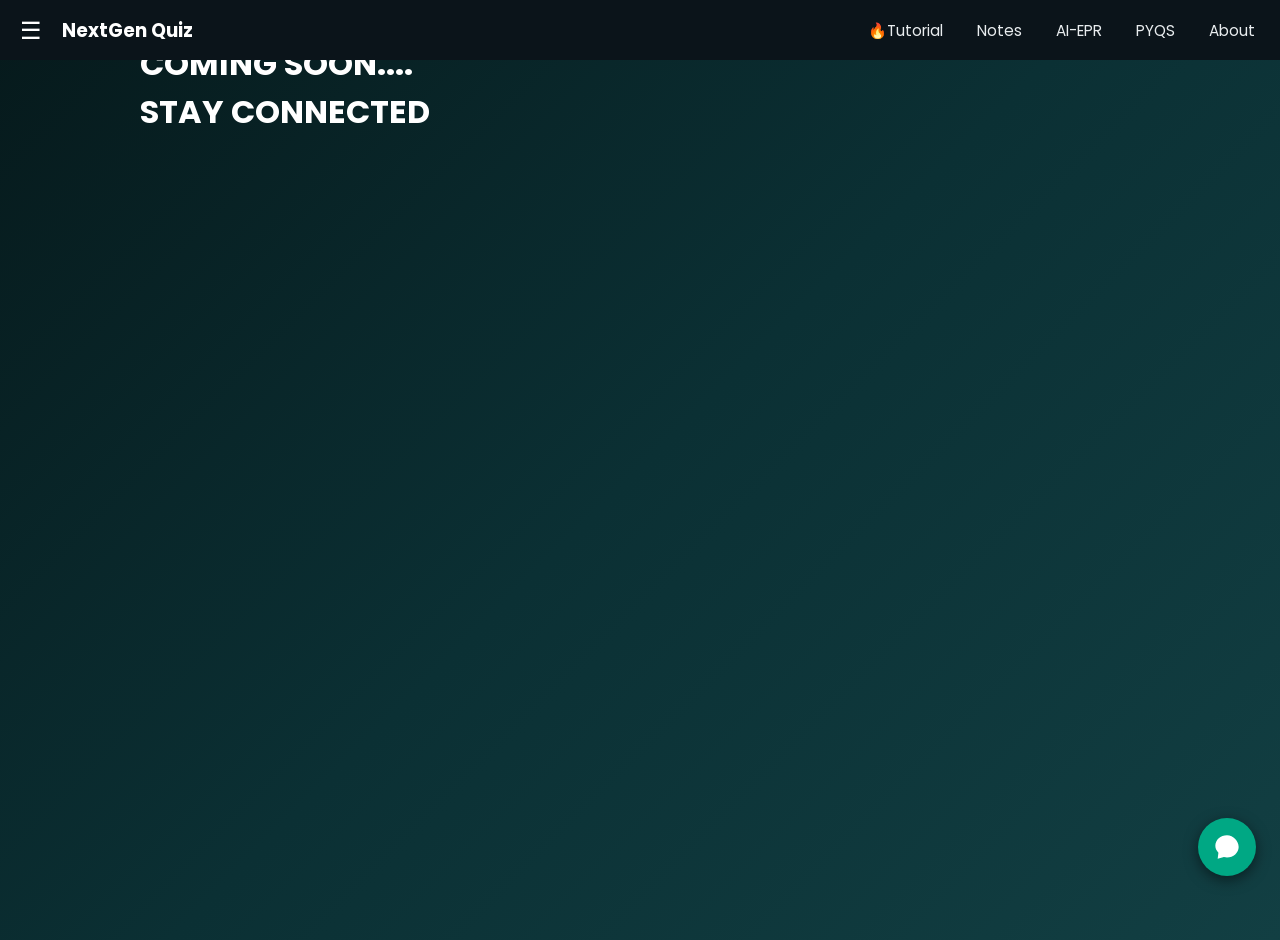
<file: quiz.html>
<!doctype html>
<html lang="en">
  <head>
    <meta charset="UTF-8" />
    <meta name="viewport" content="width=device-width, initial-scale=1.0" />
    <title>HomePage</title>
    <link rel="preconnect" href="https://fonts.googleapis.com" />
    <link rel="preconnect" href="https://fonts.gstatic.com" crossorigin />

    <link
      href="https://fonts.googleapis.com/css2?family=Poppins:wght@400;500;600;700&display=swap"
      rel="stylesheet"
    />
    <link rel="stylesheet" href="css/ai.css" />
    <link rel="stylesheet" href="css/index.css" />
    <script>
      function openMenu() {
        document.getElementById("sideMenu").classList.add("active"); //it add a class active to existing class sideMenu
      }

      function closeMenu() {
        document.getElementById("sideMenu").classList.remove("active");
      }
      function switchmode() {
        document.body.classList.toggle("light-mode");
      }
    </script>
  </head>
  <body>
    <!-- ONE combined top bar -->
    <div class="navbar">
      <div class="menu" onclick="openMenu()">☰</div>

      <header>
        <h3>NextGen Quiz</h3>
        <ul class="top-header-list">
          <li onclick="window.location.href = 'learning.html'">🔥Tutorial</li>
          <li onclick="window.location.href = 'notes.html'">Notes</li>
          <li onclick="window.location.href = 'ai.html'">AI-EPR</li>
          <li onclick="window.location.href = 'pyqs.html'">PYQS</li>
          <li onclick="window.location.href = 'about.html'">About</li>
        </ul>
      </header>
    </div>
    <div class="side-menu" id="sideMenu">
      <div onclick="closeMenu()">✕</div>

      <div class="navelement" onclick="window.location.href = 'index.html'">
        🏠 Home
      </div>

      <div class="navelement" onclick="window.location.href = 'learning.html'">
        🧠 Learning Zone
      </div>

      <div class="navelement" onclick="window.location.href = 'notes.html'">
        📝 Notes
      </div>

      <div class="navelement" onclick="window.location.href = 'pyqs.html'">
        📚 PYQs
      </div>

      <div class="navelement" onclick="window.location.href = 'ai.html'">
        🤖 AI Exam Assistant
      </div>

      <div class="navelement" onclick="window.location.href = 'quiz.html'">
        ✏️ Quiz
      </div>

      <div class="navelement" onclick="window.location.href = 'mentor.html'">
        🎓 Mentor
      </div>

      <div class="navelement" onclick="window.location.href = 'nextgen.html'">
        🚀 NextGen Learning
      </div>

      <div class="navelement" onclick="window.location.href = 'about.html'">
        ℹ️ About
      </div>

      <div onclick="switchmode()" class="navelement">🌗 Switch mode</div>
    </div>
    <div class="main">
      <h1>
        COMING SOON....<br />
        STAY CONNECTED
      </h1>
    </div>
    <!-- Ustad Chat Button -->
    <div id="ustadToggle" onclick="toggleUstad()">
      <svg viewBox="0 0 24 24" width="28" height="28" fill="white">
        <path
          d="M12 2C6.48 2 2 6.02 2 11c0 2.25 1 4.29 2.64 5.85L4 22l5.34-1.4C10.36 20.85 11.17 21 12 21c5.52 0 10-4.02 10-9s-4.48-10-10-10z"
        />
      </svg>
    </div>

    <!-- Ustad Chat Window -->
    <div id="ustadWindow">
      <div class="ustad-header">
        <div class="ustad-avatar">🤖</div>
        <div class="ustad-header-info">
          <div class="ustad-name">Ustad</div>
          <div class="ustad-status">Online • AI Mentor</div>
        </div>
        <div class="ustad-close" onclick="toggleUstad()">✕</div>
      </div>

      <div id="ustadMessages" class="ustad-messages">
        <div class="ustad-msg bot">
          <div class="bubble">
            Hey! I'm Ustad 👋 Ask me anything about your subjects.
          </div>
          <span class="ustad-time">Now</span>
        </div>
      </div>

      <div class="ustad-input-row">
        <input
          id="ustadInput"
          type="text"
          placeholder="Type a message"
          onkeydown="if (event.key === 'Enter') sendToUstad();"
        />
        <button onclick="sendToUstad()">
          <svg viewBox="0 0 24 24" width="20" height="20" fill="white">
            <path d="M2 21l21-9L2 3v7l15 2-15 2z" />
          </svg>
        </button>
      </div>
    </div>

    <!-- Ustad logic lives in javascript/ustad.js — loaded once, here, deferred -->
    <script src="javascript/ustad.js" defer></script>
  </body>
</html>
</file>
<file: css/index.css>
/* ================================
   GLOBAL RESET
================================ */

* {
    margin: 0;
    padding: 0;
    box-sizing: border-box;
}
.navbar {
  position: fixed;
  top: 0;
  left: 0;
  width: 100%;
  height: 60px;
  z-index: 2000;
  display: flex;
  align-items: center;
  gap: 20px;
  padding: 0 20px;
  /* Option B: modern rgb() — space + slash syntax, no commas */
  background: rgb(11 20 26 / 1); /* match your dark theme — set this to whatever your bar's actual color is */
  opacity: 1;
}

.menu {
  cursor: pointer;
  color: white;
  font-size: 24px;
  flex-shrink: 0;
}

header {
  flex: 1;
  display: flex;
  align-items: center;
  justify-content: space-between;
}

header h3 {
  color: white;
  margin: 0;
  white-space: nowrap;
}

.top-header-list {
  display: flex;
  flex-direction: row;
  list-style: none;
  gap: 24px;
  margin: 0;
  padding: 0;
}

.top-header-list li {
  cursor: pointer;
  color: #e9edef;
  font-size: 0.95rem;
  transition: color 0.2s ease;
  white-space: nowrap;
  padding: 5px;
}

.top-header-list li:hover {
  color: #06cf9c;
  border-radius: 10px;
  background-color: #082326;
  
}

/* Push page content down so it's not hidden under the now-fixed bar */
.main {
  margin-top: 60px;
}
/* ================================
   BODY
================================ */

body {
    min-height: 100vh;

    font-family: 'Poppins', sans-serif;

    background: linear-gradient(
        135deg,
        #06191b,
        #0b3034,
        #123f43
    );

    color: white;
}

/* SIDE MENU */

.side-menu {
    position: fixed;

    top: 0;
    left: -280px;

    width: 280px;
    height: calc(100vh - 50px);

    margin-top: 50px;
    padding: 20px;

    background: #082326;
    color: white;

    z-index: 1000;

    transition: 0.3s;

    overflow-y: auto;
    overflow-x: hidden;
}

/* Scrollbar */
.side-menu::-webkit-scrollbar {
    width: 6px;
}

.side-menu::-webkit-scrollbar-track {
    background: #06191b;
}

.side-menu::-webkit-scrollbar-thumb {
    background: #128990;
    border-radius: 10px;
}

.side-menu::-webkit-scrollbar-thumb:hover {
    background: #06cf9c;
}

.side-menu.active {
    left: 0;
}

.side-menu div {
    padding: 15px;
    border-radius: 10px;

    cursor: pointer;
}

.side-menu div:hover {
    background: #128990;
    border-radius: 10px;
}

/* ================================
   MAIN CONTAINER
================================ */

.main {
    width: 90%;
    max-width: 1000px;

    display: flex;
    flex-wrap: wrap;

    gap: 30px;

    margin: 40px auto;
}


/* ================================
   WELCOME SECTION
================================ */

.welcome {
    flex: 0 0 100%;

    padding: 25px;
    margin-top: 30px;
    text-align: center;

    background: linear-gradient(
        135deg,
        rgba(18, 137, 144, 0.55),
        rgba(10, 65, 72, 0.55)
    );

    border: 1px solid rgba(255, 255, 255, 0.15);

    border-radius: 20px;

    box-shadow:
        0 10px 30px rgba(0, 0, 0, 0.30);

    backdrop-filter: blur(10px);
}


/* ================================
   MAIN HEADING
================================ */

.hhead {
    color: #e8ffff;

    font-size: 2.2rem;

    font-weight: 700;

    text-align: center;

    margin-bottom: 15px;

    letter-spacing: 0.5px;
}


/* ================================
   MAIN PARAGRAPH
================================ */

.phead {
    color: rgb(246, 211, 136);

    font-size: 1rem;

    font-weight: 400;

    text-align: center;

    line-height: 1.7;

    max-width: 700px;

    margin: auto;
}


/* ================================
   CARDS
================================ */

.card {
    flex: 1 1 calc(50% - 20px);

    padding: 25px;

    background: rgba(18, 137, 144, 0.30);

    border: 1px solid rgba(255, 255, 255, 0.12);

    border-radius: 18px;

    box-shadow:
        0 8px 25px rgba(0, 0, 0, 0.25);

    backdrop-filter: blur(8px);

    transition: 0.3s ease;
}


/* ================================
   CARD HOVER
================================ */

.card:hover {
    transform: translateY(-8px);

    background: rgba(18, 137, 144, 0.40);

    box-shadow:
        0 12px 30px rgba(0, 0, 0, 0.35);
}


/* ================================
   CARD HEADINGS
================================ */

.card h2 {
    color: #e8ffff;

    font-size: 1.4rem;

    margin-bottom: 10px;
}


/* ================================
   CARD PARAGRAPHS
================================ */

.card p {
    color: #d8eeee;

    font-size: 0.95rem;

    line-height: 1.6;
}


/* ================================
   HIGHLIGHT CARD
================================ */

.highlight {
    background: linear-gradient(
        135deg,
        rgba(18, 137, 144, 0.55),
        rgba(246, 211, 136, 0.12)
    );

    border: 1px solid rgba(246, 211, 136, 0.25);
}


/* ================================
   BUTTON
================================ */

button {
    margin-top: 20px;

    padding: 11px 22px;

    border: none;

    border-radius: 10px;

    background: linear-gradient(
        135deg,
        #128990,
        #0b6269
    );

    color: white;

    font-family: 'Poppins', sans-serif;

    font-size: 14px;

    font-weight: 600;

    cursor: pointer;

    transition: 0.3s ease;
}


/* ================================
   BUTTON HOVER
================================ */

button:hover {
    transform: translateY(-2px);

    box-shadow:
        0 8px 20px rgba(0, 0, 0, 0.3);
}


/* ================================
   ABOUT SECTION
================================ */

.about {
    flex: 0 0 100%;

    padding: 30px;

    text-align: center;

    background: rgba(0, 0, 0, 0.20);

    border-radius: 18px;

    border: 1px solid rgba(255, 255, 255, 0.10);
}


.about h2 {
    color: rgb(246, 211, 136);

    margin-bottom: 10px;
}


.about p {
    color: #d8eeee;

    line-height: 1.6;
}


/* ================================
   MOBILE
================================ */

@media (max-width: 600px) {

    .main {
        width: 92%;

        margin: 25px auto;

        gap: 15px;
    }


    .welcome {
        padding: 30px 18px;
    }


    .hhead {
        font-size: 1.7rem;
    }


    .phead {
        font-size: 0.9rem;
    }


    .card {
        flex: 1 1 100%;

        padding: 20px;
    }


    .card h2 {
        font-size: 1.2rem;
    }


    .card p {
        font-size: 0.9rem;
    }

}


/* ================================
   NEXTGEN LEARNING
================================ */

.nextgen-section {
    flex: 0 0 100%;

    margin-top: 20px;
    padding: 45px 35px;

    background: rgba(0, 0, 0, 0.18);

    border: 1px solid rgba(255, 255, 255, 0.10);

    border-radius: 22px;

    backdrop-filter: blur(10px);
}


/* ================================
   HEADER
================================ */

.nextgen-header {
    text-align: center;

    max-width: 850px;

    margin: auto;
}


.section-tag {
    display: inline-block;

    margin-bottom: 10px;

    padding: 6px 14px;

    border-radius: 20px;

    background: rgba(246, 211, 136, 0.12);

    color: rgb(246, 211, 136);

    font-size: 0.75rem;

    font-weight: 600;

    letter-spacing: 1.5px;
}


.nextgen-header h2 {
    color: #e8ffff;

    font-size: 2rem;

    margin-bottom: 15px;
}


.nextgen-header p {
    color: #d8eeee;

    line-height: 1.7;
}


/* ================================
   INTERNAL NAVIGATION
================================ */

.nextgen-nav {
    display: flex;

    flex-wrap: wrap;

    justify-content: center;

    gap: 10px;

    margin: 35px 0;

    padding: 15px;

    background: rgba(0, 0, 0, 0.18);

    border-radius: 15px;
}


.nextgen-nav a {
    color: #d8eeee;

    text-decoration: none;

    padding: 8px 14px;

    border-radius: 8px;

    font-size: 0.85rem;

    transition: 0.3s ease;
}


.nextgen-nav a:hover {
    color: white;

    background: rgba(18, 137, 144, 0.45);

    transform: translateY(-2px);
}


/* ================================
   CONTENT BLOCKS
================================ */

.nextgen-block {
    scroll-margin-top: 20px;

    margin-top: 25px;

    padding: 30px;

    background: rgba(18, 137, 144, 0.16);

    border: 1px solid rgba(255, 255, 255, 0.08);

    border-radius: 18px;
}


.nextgen-block h3 {
    color: rgb(246, 211, 136);

    font-size: 1.35rem;

    margin-bottom: 15px;
}


.nextgen-block p {
    color: #d8eeee;

    font-size: 0.95rem;

    line-height: 1.8;

    margin-bottom: 15px;
}


/* ================================
   LIST
================================ */

.nextgen-list {
    padding-left: 20px;

    color: #d8eeee;
}


.nextgen-list li {
    margin-bottom: 13px;

    line-height: 1.7;
}


.nextgen-list strong {
    color: #e8ffff;
}


/* ================================
   WORKFLOW
================================ */

.workflow {
    text-align: center;

    padding: 15px;

    margin: 20px 0 !important;

    border-radius: 12px;

    background: rgba(246, 211, 136, 0.08);

    color: rgb(246, 211, 136) !important;

    font-weight: 600;

    letter-spacing: 1px;
}


/* ================================
   USER GRID
================================ */

.user-grid {
    display: flex;

    flex-wrap: wrap;

    gap: 15px;
}


.user-item {
    flex: 1 1 calc(50% - 10px);

    padding: 20px;

    background: rgba(0, 0, 0, 0.16);

    border-radius: 14px;
}


.user-item h4 {
    color: #e8ffff;

    margin-bottom: 8px;
}


.user-item p {
    margin-bottom: 0;

    font-size: 0.9rem;
}


/* ================================
   VISION
================================ */

.vision-line {
    text-align: center;

    margin-top: 25px !important;

    color: rgb(246, 211, 136) !important;

    font-size: 1.05rem !important;

    font-weight: 600;
}


/* ================================
   MOBILE
================================ */

@media (max-width: 600px) {

    .nextgen-section {
        padding: 30px 18px;
    }

    .nextgen-header h2 {
        font-size: 1.6rem;
    }

    .nextgen-nav {
        flex-direction: column;
    }

    .nextgen-nav a {
        text-align: center;
    }

    .nextgen-block {
        padding: 22px;
    }

    .user-item {
        flex: 1 1 100%;
    }

}

/* SWITCH MODE*/
.light-mode {
    background: #d3f7ff;
    color: #222;
}

.light-mode .logo {
    color: rgb(0, 0, 0);
    font-size: 22px;
    font-weight: 600;
}

.light-mode .welcome {
    background-color: pink;
}

.light-mode .menu {
    color: rgb(0, 0, 0);
    font-size: 28px;
    cursor: pointer;
}

.light-mode .navbar {
    background: rgb(114, 227, 255);
}

.light-mode .side-menu.active {
    color: #082326;
    background: rgb(202, 244, 255);
}


.light-mode .side-menu.active:hover {
    color: #ffffff;
    background-color: rgb(47, 92, 97);
}

.light-mode .card {
    background: rgb(202, 244, 255);
    color: #222;
}

.light-mode .card h2 {
    color: #222;
}

.light-mode .card p {
    color: #444;
}
.light-mode .nextgen-block{
    color: #06191b;
}
.light-mode .nextgen-section{
    color: #06191b;
}
.light-mode .nextgen-section p{
    color:#06191b;
}
.light-mode .nextgen-list{
    color:#082326
}
@media (max-width: 600px) {

    .top-header-list {
        display: none;
    }

}
</file>
<file: css/about.css>
/* ================================
ABOUT PLATFORM SECTION
================================ */

.about-platform {
  text-align: center;
  padding: 50px 20px 20px;
  max-width: 900px;
  margin: 0 auto;
}

.about-platform h1 {
  font-size: clamp(1.9rem, 5vw, 2.6rem);
  background: linear-gradient(90deg, #7ecbda, #c3a0d8);
  -webkit-background-clip: text;
  -webkit-text-fill-color: transparent;
  background-clip: text;
  margin-bottom: 16px;
}

.about-platform p {
  color: #c7d0d9;
  line-height: 1.7;
  font-size: 1.05rem;
}

.platform-stats {
  display: flex;
  flex-wrap: wrap;
  justify-content: center;
  gap: 28px;
  margin-top: 30px;
}

.stat {
  background: rgba(126, 203, 218, 0.08);
  border: 1px solid rgba(126, 203, 218, 0.25);
  border-radius: 16px;
  padding: 18px 24px;
  min-width: 160px;
  transition: transform 0.3s ease, border-color 0.3s ease;
}

.stat:hover {
  transform: translateY(-4px);
  border-color: #7ecbda;
}

.stat-num {
  display: block;
  font-size: 2rem;
  font-weight: 700;
  color: #06cf9c;
}

.stat-label {
  display: block;
  font-size: 0.82rem;
  color: #9aa5b1;
  margin-top: 4px;
}

/* ================================
DEVELOPER HERO
================================ */

.dev-hero {
  position: relative;
  text-align: center;
  padding: 60px 20px 50px;
  margin: 40px auto 30px;
  width: min(1000px, 96%);
  background: linear-gradient(135deg, rgba(29, 57, 92, 0.95), rgba(20, 35, 54, 0.98));
  border-radius: 40px;
  overflow: hidden;
  box-shadow: 0 25px 50px rgba(1, 20, 40, 0.5);
  animation: heroGlow 3s ease-in-out infinite alternate;
}

.dev-hero::before {
  content: '';
  position: absolute;
  top: -50%;
  left: -50%;
  width: 200%;
  height: 200%;
  background: radial-gradient(circle, rgba(126, 203, 218, 0.1) 0%, transparent 70%);
  animation: rotate 20s linear infinite;
  pointer-events: none;
}

@keyframes heroGlow {
  from { box-shadow: 0 25px 50px rgba(1, 20, 40, 0.5); }
  to   { box-shadow: 0 30px 60px rgba(1, 20, 40, 0.7); }
}

@keyframes rotate {
  from { transform: rotate(0deg); }
  to   { transform: rotate(360deg); }
}

.dev-avatar {
  position: relative;
  z-index: 1;
  width: 100px;
  height: 100px;
  margin: 0 auto 20px;
  border-radius: 50%;
  background: linear-gradient(135deg, #7ecbda, #c3a0d8);
  color: #0b141a;
  font-size: 2.2rem;
  font-weight: 800;
  display: flex;
  align-items: center;
  justify-content: center;
  box-shadow: 0 0 30px rgba(126, 203, 218, 0.5);
  animation: avatarPulse 2.5s ease-in-out infinite;
}

@keyframes avatarPulse {
  0%, 100% { box-shadow: 0 0 30px rgba(126, 203, 218, 0.5); }
  50%      { box-shadow: 0 0 45px rgba(195, 160, 216, 0.6); }
}

.dev-hero h1 {
  position: relative;
  z-index: 1;
  font-size: clamp(2rem, 5vw, 2.8rem);
  font-weight: 800;
  background: linear-gradient(90deg, #7ecbda, #c3a0d8, #7ecbda);
  -webkit-background-clip: text;
  -webkit-text-fill-color: transparent;
  background-clip: text;
  margin-bottom: 8px;
}

.dev-tagline {
  position: relative;
  z-index: 1;
  color: #c9e7fb;
  font-weight: 600;
  letter-spacing: 0.5px;
  margin-bottom: 18px;
}

.dev-summary {
  position: relative;
  z-index: 1;
  max-width: 650px;
  margin: 0 auto 26px;
  color: #c7d0d9;
  line-height: 1.7;
}

.dev-links {
  position: relative;
  z-index: 1;
  display: flex;
  flex-wrap: wrap;
  justify-content: center;
  gap: 14px;
}

.dev-link {
  display: inline-block;
  padding: 10px 22px;
  border-radius: 30px;
  text-decoration: none;
  font-weight: 600;
  font-size: 0.9rem;
  transition: transform 0.25s ease, box-shadow 0.25s ease;
  background: rgba(255, 255, 255, 0.08);
  color: #e9edef;
  border: 1px solid rgba(255, 255, 255, 0.15);
}

.dev-link:hover {
  transform: translateY(-3px);
  box-shadow: 0 8px 20px rgba(126, 203, 218, 0.3);
}

.dev-link.linkedin { background: rgba(10, 102, 194, 0.25); border-color: #0a66c2; }
.dev-link.youtube  { background: rgba(255, 0, 0, 0.2); border-color: #ff0000; }
.dev-link.project  { background: rgba(6, 207, 156, 0.2); border-color: #06cf9c; }
.dev-link.email    { background: rgba(195, 160, 216, 0.2); border-color: #c3a0d8; }

/* ================================
SECTION TITLES (shared)
================================ */

.about-section-title {
  text-align: center;
  font-size: clamp(1.5rem, 4vw, 1.9rem);
  font-weight: 700;
  margin: 55px auto 10px;
  background: linear-gradient(90deg, #7ecbda, #c3a0d8);
  -webkit-background-clip: text;
  -webkit-text-fill-color: transparent;
  background-clip: text;
}

.about-section-subtitle {
  text-align: center;
  color: #9aa5b1;
  max-width: 650px;
  margin: 0 auto 30px;
  font-size: 0.95rem;
  line-height: 1.6;
}

/* ================================
ROLE GRID
================================ */

.role-grid {
  display: flex;
  flex-wrap: wrap;
  justify-content: center;
  gap: 22px;
  max-width: 1100px;
  margin: 0 auto 20px;
  padding: 0 20px;
}

.role-card {
  flex: 1 1 260px;
  max-width: 320px;
  background: rgba(126, 203, 218, 0.06);
  border: 1px solid rgba(126, 203, 218, 0.2);
  border-radius: 18px;
  padding: 26px 22px;
  text-align: center;
  transition: transform 0.3s ease, border-color 0.3s ease, box-shadow 0.3s ease;
}

.role-card:hover {
  transform: translateY(-6px);
  border-color: #7ecbda;
  box-shadow: 0 14px 30px rgba(126, 203, 218, 0.2);
}

.role-icon {
  font-size: 2.2rem;
  margin-bottom: 12px;
}

.role-card h3 {
  color: #e9edef;
  font-size: 1.1rem;
  margin-bottom: 8px;
}

.role-card p {
  color: #9aa5b1;
  font-size: 0.87rem;
  line-height: 1.55;
}

/* ================================
TIMELINE (Education)
================================ */

.timeline {
  max-width: 700px;
  margin: 0 auto 20px;
  padding: 0 20px;
  position: relative;
}

.timeline::before {
  content: '';
  position: absolute;
  left: 26px;
  top: 8px;
  bottom: 8px;
  width: 2px;
  background: linear-gradient(180deg, #7ecbda, #c3a0d8);
}

.timeline-item {
  position: relative;
  display: flex;
  gap: 20px;
  margin-bottom: 30px;
  padding-left: 12px;
}

.timeline-dot {
  flex-shrink: 0;
  width: 16px;
  height: 16px;
  border-radius: 50%;
  background: #7ecbda;
  box-shadow: 0 0 12px rgba(126, 203, 218, 0.7);
  margin-top: 4px;
  z-index: 1;
}

.timeline-content h4 {
  color: #e9edef;
  font-size: 1.05rem;
  margin-bottom: 6px;
}

.timeline-content p {
  color: #9aa5b1;
  font-size: 0.9rem;
  line-height: 1.6;
}

/* ================================
PROJECT GRID
================================ */

.project-grid {
  display: flex;
  flex-wrap: wrap;
  justify-content: center;
  gap: 22px;
  max-width: 1100px;
  margin: 0 auto 20px;
  padding: 0 20px;
}

.project-card {
  flex: 1 1 260px;
  max-width: 320px;
  background: rgba(255, 255, 255, 0.04);
  border: 1px solid rgba(139, 123, 255, 0.25);
  border-radius: 16px;
  padding: 24px 20px;
  transition: transform 0.3s ease, border-color 0.3s ease;
}

.project-card:hover {
  transform: translateY(-6px);
  border-color: #06cf9c;
}

.project-card h3 {
  color: #e9edef;
  font-size: 1.1rem;
  margin-bottom: 10px;
}

.project-card p {
  color: #9aa5b1;
  font-size: 0.87rem;
  line-height: 1.55;
  margin-bottom: 12px;
}

.project-card a {
  color: #06cf9c;
  font-size: 0.85rem;
  font-weight: 600;
  text-decoration: none;
}

.project-card a:hover {
  text-decoration: underline;
}
/* ================================
NEXTGEN LEARN SHOWCASE
================================ */

.showcase-hero {
  text-align: center;
  max-width: 850px;
  margin: 50px auto 40px;
  padding: 0 20px;
}

.showcase-hero h1 {
  font-size: clamp(1.9rem, 5vw, 2.6rem);
  font-weight: 800;
  background: linear-gradient(90deg, #7ecbda, #c3a0d8, #7ecbda);
  -webkit-background-clip: text;
  -webkit-text-fill-color: transparent;
  background-clip: text;
  margin-bottom: 16px;
}

.showcase-hero p {
  color: #c7d0d9;
  line-height: 1.7;
  font-size: 1.05rem;
}

.feature-grid {
  display: flex;
  flex-wrap: wrap;
  justify-content: center;
  gap: 24px;
  max-width: 1100px;
  margin: 0 auto 50px;
  padding: 0 20px;
}

.feature-card {
  flex: 1 1 280px;
  max-width: 340px;
  background: rgba(126, 203, 218, 0.06);
  border: 1px solid rgba(126, 203, 218, 0.2);
  border-radius: 20px;
  padding: 30px 24px;
  text-align: center;
  transition: transform 0.35s ease, border-color 0.35s ease, box-shadow 0.35s ease;
}

.feature-card:hover {
  transform: translateY(-8px);
  border-color: #7ecbda;
  box-shadow: 0 16px 34px rgba(126, 203, 218, 0.25);
}

.feature-icon {
  font-size: 2.4rem;
  margin-bottom: 14px;
}

.feature-card h3 {
  color: #e9edef;
  font-size: 1.15rem;
  margin-bottom: 10px;
}

.feature-card p {
  color: #9aa5b1;
  font-size: 0.88rem;
  line-height: 1.6;
}

@media (max-width: 480px) {
  .feature-grid { gap: 16px; }
  .feature-card { padding: 24px 18px; }
}
/* ================================
TECH STACK CLOUD
================================ */

.stack-cloud {
  display: flex;
  flex-wrap: wrap;
  justify-content: center;
  gap: 12px;
  max-width: 900px;
  margin: 0 auto 20px;
  padding: 0 20px;
}

.stack-pill {
  background: rgba(126, 203, 218, 0.12);
  border: 1px solid rgba(126, 203, 218, 0.3);
  color: #c9e7fb;
  padding: 8px 18px;
  border-radius: 20px;
  font-size: 0.85rem;
  font-weight: 500;
  transition: transform 0.2s ease, background 0.2s ease;
}

.stack-pill:hover {
  transform: translateY(-3px) scale(1.05);
  background: rgba(126, 203, 218, 0.25);
}

/* ================================
CONTACT CTA
================================ */

.contact-cta {
  text-align: center;
  max-width: 700px;
  margin: 60px auto 20px;
  padding: 40px 24px;
  background: linear-gradient(135deg, rgba(1, 77, 100, 0.35), rgba(28, 77, 90, 0.28));
  border: 1px solid rgba(126, 203, 218, 0.25);
  border-radius: 30px;
  backdrop-filter: blur(10px);
}

.contact-cta h2 {
  color: #e9edef;
  font-size: 1.6rem;
  margin-bottom: 10px;
}

.contact-cta p {
  color: #9aa5b1;
  margin-bottom: 22px;
}

/* ================================
BACK TO TOP
================================ */

.back-to-top {
  display: block;
  margin: 30px auto 60px;
  padding: 10px 22px;
  background: #1f2c34;
  color: #e9edef;
  border: none;
  border-radius: 20px;
  cursor: pointer;
  font-size: 0.9rem;
  transition: background 0.2s ease;
}

.back-to-top:hover {
  background: #2a3942;
  color: #06cf9c;
}

/* ================================
RESPONSIVE
================================ */

@media (max-width: 768px) {
  .dev-hero { padding: 45px 20px 40px; border-radius: 30px; }
  .role-grid, .project-grid { gap: 16px; }
  .timeline::before { left: 20px; }
}

@media (max-width: 480px) {
  .platform-stats { gap: 16px; }
  .stat { min-width: 130px; padding: 14px 18px; }
  .dev-links { flex-direction: column; align-items: center; }
}

/* ================================
USTAD CHAT (unchanged — same as other pages)
================================ */

#ustadToggle {
  position: fixed;
  bottom: 24px;
  right: 24px;
  width: 58px;
  height: 58px;
  border-radius: 50%;
  background: #00a884;
  display: flex;
  align-items: center;
  justify-content: center;
  cursor: pointer;
  box-shadow: 0 4px 14px rgba(0, 0, 0, 0.5);
  z-index: 1100;
  transition: transform 0.2s ease;
}

#ustadToggle:hover {
  transform: scale(1.08);
}

#ustadWindow {
  position: fixed;
  bottom: 96px;
  right: 24px;
  width: 500px;
  height: 600px;
  background: #0b141a;
  border-radius: 14px;
  overflow: hidden;
  display: flex;
  flex-direction: column;
  box-shadow: 0 10px 40px rgba(0, 0, 0, 0.6);
  opacity: 0;
  transform: translateY(20px);
  color: #e9edef;
  pointer-events: none;
  transition: opacity 0.25s ease, transform 0.25s ease;
  z-index: 1100;
}

#ustadWindow.active {
  opacity: 1;
  transform: translateY(0);
  pointer-events: auto;
}

.ustad-header {
  background: #202c33;
  color: #e9edef;
  padding: 12px 14px;
  display: flex;
  align-items: center;
  gap: 10px;
  border-bottom: 1px solid #2a3942;
}

.ustad-avatar {
  width: 36px;
  height: 36px;
  border-radius: 50%;
  background: #00a884;
  display: flex;
  align-items: center;
  justify-content: center;
  font-size: 18px;
  flex-shrink: 0;
}

.ustad-header-info { flex: 1; line-height: 1.3; }
.ustad-name { font-weight: 600; font-size: 0.95rem; color: #e9edef; }
.ustad-status { font-size: 0.75rem; color: #8696a0; }
.ustad-close { cursor: pointer; font-size: 16px; opacity: 0.8; padding: 4px; color: #aebac1; }
.ustad-close:hover { opacity: 1; }

.ustad-messages {
  flex: 1;
  padding: 14px 10px;
  overflow-y: auto;
  display: flex;
  flex-direction: column;
  gap: 10px;
  background: #0b141a;
  background-image: radial-gradient(rgba(255, 255, 255, 0.015) 1px, transparent 1px);
  background-size: 18px 18px;
}

.ustad-msg { display: flex; flex-direction: column; max-width: 82%; }
.ustad-msg.user { align-self: flex-end; align-items: flex-end; }
.ustad-msg.bot { align-self: flex-start; align-items: flex-start; }

.bubble {
  padding: 8px 12px;
  border-radius: 8px;
  font-size: 0.88rem;
  line-height: 1.45;
  white-space: pre-wrap;
  word-wrap: break-word;
  box-shadow: 0 1px 1px rgba(0, 0, 0, 0.3);
}

.ustad-msg.user .bubble { background: #005c4b; color: #e9edef; border-top-right-radius: 2px; }
.ustad-msg.bot .bubble { background: #1f2c34; color: #e9edef; border-top-left-radius: 2px; }
.ustad-time { font-size: 0.68rem; color: #8696a0; margin-top: 2px; padding: 0 4px; }
.ustad-msg.typing .bubble { font-style: italic; color: #8696a0; }

.bubble pre {
  background: #0a0f13;
  color: #d1d7db;
  padding: 10px 12px;
  border-radius: 8px;
  overflow-x: auto;
  margin: 8px 0;
  font-size: 0.8rem;
  line-height: 1.5;
  border: 1px solid #2a3942;
}

.bubble code { font-family: "Courier New", monospace; }
.bubble p code, .bubble li code {
  background: rgba(255, 255, 255, 0.08);
  color: #d1d7db;
  padding: 2px 5px;
  border-radius: 4px;
  font-size: 0.85em;
}

.ustad-input-row {
  display: flex;
  align-items: center;
  padding: 8px;
  background: #202c33;
  gap: 8px;
  border-top: 1px solid #2a3942;
}

.ustad-input-row input {
  flex: 1;
  padding: 10px 14px;
  border: none;
  color: #e9edef;
  font-family: "Poppins", sans-serif;
  border-radius: 20px;
  outline: none;
  font-size: 1rem;
  background: #2a3942;
}

.ustad-input-row input::placeholder { color: #8696a0; }

.ustad-input-row button {
  width: 38px;
  height: 38px;
  border-radius: 50%;
  border: none;
  background: #00a884;
  display: flex;
  align-items: center;
  justify-content: center;
  cursor: pointer;
  flex-shrink: 0;
}

.ustad-input-row button:hover { background: #06cf9c; }

.bubble strong { font-weight: 700; color: #ffffff; }
.bubble em { font-style: italic; }
.bubble h4 { font-size: 0.95rem; margin: 10px 0 4px 0; color: #06cf9c; }

.bubble table { border-collapse: collapse; width: 100%; margin: 8px 0; font-size: 0.8rem; }
.bubble th, .bubble td { border: 1px solid #2a3942; padding: 4px 8px; text-align: left; }
.bubble th { background: #202c33; color: #e9edef; font-weight: 600; }
.bubble td { color: #d1d7db; }

@media (max-width: 500px) {
  #ustadWindow { width: 92vw; height: 70vh; bottom: 84px; right: 4vw; }
}

@media (max-width: 460px) {
  #ustadWindow { width: 60vw; height: 70vh; bottom: 84px; right: 4vw; }
}
</file>
<file: css/ai.css>
* {
    box-sizing: border-box;
    margin: 0;
    padding: 0;
}

body {
    font-family: Arial, sans-serif;
    background: #0f1117;
    color: #e8eaf0;
}

.main {
    width: min(100% - 30px, 900px);
    margin: 40px auto;
}

/* =========================
   AI CARDS
========================= */

.ai-card {
    background: #171a21;
    padding: 25px;
    border-radius: 15px;
    margin-bottom: 25px;

    border: 1px solid #272c36;

    box-shadow:
        0 8px 25px rgba(0, 0, 0, 0.25);
}

.ai-card h1,
.ai-card h2 {
    color: #ffffff;
    margin-bottom: 8px;
}

.subtitle {
    color: #9ca3af;
    margin-bottom: 20px;
}

/* =========================
   INPUTS
========================= */

input,
select {
    width: 100%;

    padding: 13px 15px;

    margin-bottom: 15px;

    background: #101319;
    color: #e8eaf0;

    border: 1px solid #303641;
    border-radius: 8px;

    font-size: 15px;

    outline: none;
}

input::placeholder {
    color: #777f8e;
}

input:focus,
select:focus {
    border-color: #6366f1;

    box-shadow:
        0 0 0 2px rgba(99, 102, 241, 0.15);
}

/* Dropdown */

select option {
    background: #171a21;
    color: #e8eaf0;
}

/* =========================
   BUTTON
========================= */

button {
    width: 100%;

    padding: 13px 15px;

    border: none;
    border-radius: 8px;

    background: #6366f1;
    color: white;

    font-size: 15px;
    font-weight: bold;

    cursor: pointer;

    transition: 0.2s ease;
}

button:hover {
    background: #5558e8;
}

button:active {
    transform: scale(0.99);
}

/* =========================
   AI RESPONSE
========================= */

.response-container {
    margin-top: 25px;
}

.ai-response {
    background: #171a21;

    padding: 25px;

    border-radius: 15px;

    border: 1px solid #272c36;

    line-height: 1.7;

    color: #dfe3ea;

    box-shadow:
        0 8px 25px rgba(0, 0, 0, 0.25);

    overflow-wrap: break-word;
}

.ai-response h2 {
    color: #ffffff;
    margin: 20px 0 10px;
}

.ai-response h3 {
    color: #c7c9ff;
    margin: 18px 0 8px;
}

.ai-response h4 {
    color: #b5b8ff;
    margin: 15px 0 7px;
}

.ai-response ul {
    margin: 10px 0 15px;
    padding-left: 25px;
}

.ai-response li {
    margin-bottom: 7px;
}

.ai-response strong {
    color: #ffffff;
}

/* =========================
   LOADING
========================= */

.loading {
    text-align: center;
    padding: 35px;
    color: #9ca3af;
}

.loader {
    width: 35px;
    height: 35px;

    margin: 0 auto 15px;

    border: 4px solid #2b303a;
    border-top: 4px solid #6366f1;

    border-radius: 50%;

    animation: spin 0.8s linear infinite;
}

@keyframes spin {
    from {
        transform: rotate(0deg);
    }

    to {
        transform: rotate(360deg);
    }
}

/* =========================
   ERROR
========================= */

.error {
    padding: 15px;

    border-radius: 8px;

    background: #2a171a;

    border: 1px solid #57252a;

    color: #ff8585;

    font-weight: 500;
}

/* =========================
   MOBILE
========================= */

@media (max-width: 600px) {

    .main {
        width: calc(100% - 20px);
        margin: 20px auto;
    }

    .ai-card {
        padding: 18px;
        border-radius: 12px;
    }

    .ai-response {
        padding: 18px;
        font-size: 14px;
        line-height: 1.6;
    }
}
/* ================================
USTAD CHAT — TOGGLE BUTTON
================================ */

#ustadToggle {
  position: fixed;
  bottom: 24px;
  right: 24px;
  width: 58px;
  height: 58px;
  border-radius: 50%;
  background: #00a884;
  display: flex;
  align-items: center;
  justify-content: center;
  cursor: pointer;
  box-shadow: 0 4px 14px rgba(0, 0, 0, 0.5);
  z-index: 1100;
  transition: transform 0.2s ease;
}

#ustadToggle:hover {
  transform: scale(1.08);
}

/* ================================
CHAT WINDOW
================================ */

#ustadWindow {
  position: fixed;
  bottom: 96px;
  right: 24px;
  width: 500px;
  height: 600px;
  background: #0b141a; /* WhatsApp dark mode chat background */
  border-radius: 14px;
  overflow: hidden;
  display: flex;
  flex-direction: column;
  box-shadow: 0 10px 40px rgba(0, 0, 0, 0.6);
  opacity: 0;
  transform: translateY(20px);
  color: #e9edef;
  pointer-events: none;
  transition: opacity 0.25s ease, transform 0.25s ease;
  z-index: 1100;
}

#ustadWindow.active {
  opacity: 1;
  transform: translateY(0);
  pointer-events: auto;
}

/* ================================
HEADER
================================ */

.ustad-header {
  background: #202c33; /* WhatsApp dark header */
  color: #e9edef;
  padding: 12px 14px;
  display: flex;
  align-items: center;
  gap: 10px;
  border-bottom: 1px solid #2a3942;
}

.ustad-avatar {
  width: 36px;
  height: 36px;
  border-radius: 50%;
  background: #00a884;
  display: flex;
  align-items: center;
  justify-content: center;
  font-size: 18px;
  flex-shrink: 0;
}

.ustad-header-info {
  flex: 1;
  line-height: 1.3;
}

.ustad-name {
  font-weight: 600;
  font-size: 0.95rem;
  color: #e9edef;
}

.ustad-status {
  font-size: 0.75rem;
  color: #8696a0;
}

.ustad-close {
  cursor: pointer;
  font-size: 16px;
  opacity: 0.8;
  padding: 4px;
  color: #aebac1;
}

.ustad-close:hover {
  opacity: 1;
}

/* ================================
MESSAGES AREA
================================ */

.ustad-messages {
  flex: 1;
  padding: 14px 10px;
  overflow-y: auto;
  display: flex;
  flex-direction: column;
  gap: 10px;
  background: #0b141a;
  /* subtle repeating pattern feel without an image asset */
  background-image: radial-gradient(rgba(255, 255, 255, 0.015) 1px, transparent 1px);
  background-size: 18px 18px;
}

.ustad-msg {
  display: flex;
  flex-direction: column;
  max-width: 82%;
}

.ustad-msg.user {
  align-self: flex-end;
  align-items: flex-end;
}

.ustad-msg.bot {
  align-self: flex-start;
  align-items: flex-start;
}

.bubble {
  padding: 8px 12px;
  border-radius: 8px;
  font-size: 0.88rem;
  line-height: 1.45;
  white-space: pre-wrap;
  word-wrap: break-word;
  box-shadow: 0 1px 1px rgba(0, 0, 0, 0.3);
}

.ustad-msg.user .bubble {
  background: #005c4b; /* WhatsApp dark-mode outgoing green */
  color: #e9edef;
  border-top-right-radius: 2px;
}

.ustad-msg.bot .bubble {
  background: #1f2c34; /* WhatsApp dark-mode incoming grey */
  color: #e9edef;
  border-top-left-radius: 2px;
}

.ustad-time {
  font-size: 0.68rem;
  color: #8696a0;
  margin-top: 2px;
  padding: 0 4px;
}

.ustad-msg.typing .bubble {
  font-style: italic;
  color: #8696a0;
}

/* --- Code blocks inside AI responses --- */

.bubble pre {
  background: #0a0f13;
  color: #d1d7db;
  padding: 10px 12px;
  border-radius: 8px;
  overflow-x: auto;
  margin: 8px 0;
  font-size: 0.8rem;
  line-height: 1.5;
  border: 1px solid #2a3942;
}

.bubble code {
  font-family: "Courier New", monospace;
}

.bubble p code, .bubble li code {
  background: rgba(255, 255, 255, 0.08);
  color: #d1d7db;
  padding: 2px 5px;
  border-radius: 4px;
  font-size: 0.85em;
}

/* ================================
INPUT ROW
================================ */

.ustad-input-row {
  display: flex;
  align-items: center;
  padding: 8px;
  background: #202c33; /* WhatsApp dark input bar */
  gap: 8px;
  border-top: 1px solid #2a3942;
}

.ustad-input-row input {
  flex: 1;
  padding: 10px 14px;
  border: none;
  color: #e9edef;
  font-family: "Poppins", sans-serif;
  border-radius: 20px;
  outline: none;
  font-size: 1rem;
  background: #2a3942; /* WhatsApp dark input pill */
}

.ustad-input-row input::placeholder {
  color: #8696a0;
}

.ustad-input-row button {
  width: 38px;
  height: 38px;
  border-radius: 50%;
  border: none;
  background: #00a884;
  display: flex;
  align-items: center;
  justify-content: center;
  cursor: pointer;
  flex-shrink: 0;
}

.ustad-input-row button:hover {
  background: #06cf9c;
}

/* ================================
FORMATTED AI RESPONSE ELEMENTS
================================ */

.bubble strong {
  font-weight: 700;
  color: #ffffff;
}

.bubble em {
  font-style: italic;
}

.bubble h4 {
  font-size: 0.95rem;
  margin: 10px 0 4px 0;
  color: #06cf9c;
}

.bubble table {
  border-collapse: collapse;
  width: 100%;
  margin: 8px 0;
  font-size: 0.8rem;
}

.bubble th,
.bubble td {
  border: 1px solid #2a3942;
  padding: 4px 8px;
  text-align: left;
}

.bubble th {
  background: #202c33;
  color: #e9edef;
  font-weight: 600;
}

.bubble td {
  color: #d1d7db;
}

/* ================================
RESPONSIVE — MOBILE
================================ */

@media (max-width: 500px) {
  #ustadWindow {
    width: 92vw;
    height: 70vh;
    bottom: 84px;
    right: 4vw;
  }
}

@media (max-width: 460px) {
  #ustadWindow {
    width: 60vw;
    height: 70vh;
    bottom: 84px;
    right: 4vw;
  }
}

/* ================================
AI RESPONSE — TABLES & HR
(add to css/ai.css)
================================ */

#ai-response table {
  border-collapse: collapse;
  width: 100%;
  margin: 16px 0;
  font-size: 0.9rem;
  background: rgba(126, 203, 218, 0.04);
  border-radius: 10px;
  overflow: hidden;
}

#ai-response th,
#ai-response td {
  border: 1px solid rgba(126, 203, 218, 0.25);
  padding: 10px 14px;
  text-align: left;
  color: #e9edef;
}

#ai-response th {
  background: rgba(126, 203, 218, 0.15);
  color: #7ecbda;
  font-weight: 600;
}

#ai-response tr:nth-child(even) td {
  background: rgba(255, 255, 255, 0.02);
}

#ai-response hr {
  border: none;
  height: 1px;
  background: linear-gradient(90deg, transparent, rgba(126, 203, 218, 0.4), transparent);
  margin: 24px 0;
}

#ai-response em {
  font-style: italic;
  color: #c9e7fb;
}
</file>
<file: css/mentor.css>
* {
    margin: 0;
    padding: 0;
    box-sizing: border-box;
}


body {
    min-height: 100vh;

    font-family: "Poppins", sans-serif;

    background:
        linear-gradient(
            135deg,
            #06191b,
            #0b3034,
            #123f43
        );

    color: white;
}


/* MAIN PAGE */

.mentor-page {
    min-height: 100vh;

    display: flex;

    justify-content: center;

    align-items: center;

    padding: 50px 20px;
}


/* CONTAINER */

.mentor-container {
    width: 100%;
    max-width: 850px;

    background: rgba(13, 20, 32, 0.95);

    border: 1px solid rgba(0, 229, 255, 0.18);

    border-radius: 20px;

    padding: 40px;

    box-shadow:
        0 20px 60px rgba(0, 0, 0, 0.35);

}


/* HEADER */

.mentor-header {
    text-align: center;

    margin-bottom: 35px;
}


.mentor-icon {
    width: 70px;
    height: 70px;

    margin: 0 auto 18px;

    display: flex;

    align-items: center;
    justify-content: center;

    font-size: 34px;

    border-radius: 50%;

    background: rgba(0, 229, 255, 0.1);

    border: 1px solid rgba(0, 229, 255, 0.3);
}


.mentor-header h1 {
    font-size: 32px;

    margin-bottom: 10px;

    color: white;
}


.mentor-header p {
    color: #aebbc7;

    font-size: 15px;

    line-height: 1.7;

    max-width: 650px;

    margin: auto;
}


/* FORM */

#mentorForm {
    width: 100%;
}


.form-group {
    display: flex;

    flex-direction: column;

    margin-bottom: 22px;
}


.form-row {
    display: grid;

    grid-template-columns: 1fr 1fr;

    gap: 20px;
}


label {
    margin-bottom: 8px;

    font-size: 14px;

    font-weight: 600;

    color: #e7f7fa;
}


input,
select,
textarea {

    width: 100%;

    padding: 14px 15px;

    border-radius: 10px;

    border: 1px solid #263746;

    outline: none;

    background: #0b1723;

    color: white;

    font-family: "Poppins", sans-serif;

    font-size: 14px;

    transition: 0.25s;
}


input::placeholder,
textarea::placeholder {
    color: #71808e;
}


input:focus,
select:focus,
textarea:focus {

    border-color: #00e5ff;

    box-shadow:
        0 0 0 3px rgba(0, 229, 255, 0.08);
}


select {
    cursor: pointer;
}


textarea {
    resize: vertical;

    min-height: 120px;
}


/* BUTTON */

#submitButton {

    width: 100%;

    border: none;

    border-radius: 10px;

    padding: 15px;

    background: linear-gradient(
        135deg,
        #00bcd4,
        #008fa3
    );

    color: white;

    font-family: "Poppins", sans-serif;

    font-size: 15px;

    font-weight: 600;

    cursor: pointer;

    transition: 0.25s;
}


#submitButton:hover {

    transform: translateY(-2px);

    box-shadow:
        0 8px 25px rgba(0, 229, 255, 0.2);
}


#submitButton:disabled {

    opacity: 0.6;

    cursor: not-allowed;

    transform: none;
}


/* MESSAGE */

.form-message {

    text-align: center;

    margin-top: 18px;

    min-height: 24px;

    font-size: 14px;
}


.form-message.success {
    color: #55e6a5;
}


.form-message.error {
    color: #ff7272;
}


/* MOBILE */

@media (max-width: 650px) {

    .mentor-page {
        padding: 25px 15px;
    }


    .mentor-container {
        padding: 25px 20px;
    }


    .mentor-header h1 {
        font-size: 25px;
    }


    .form-row {
        grid-template-columns: 1fr;

        gap: 0;
    }

}


@media (max-width: 400px) {

    .mentor-container {
        padding: 22px 16px;
    }


    .mentor-header h1 {
        font-size: 22px;
    }


    .mentor-header p {
        font-size: 13px;
    }

}
/* ================================
USTAD CHAT — TOGGLE BUTTON
================================ */

#ustadToggle {
  position: fixed;
  bottom: 24px;
  right: 24px;
  width: 58px;
  height: 58px;
  border-radius: 50%;
  background: #00a884;
  display: flex;
  align-items: center;
  justify-content: center;
  cursor: pointer;
  box-shadow: 0 4px 14px rgba(0, 0, 0, 0.5);
  z-index: 1100;
  transition: transform 0.2s ease;
}

#ustadToggle:hover {
  transform: scale(1.08);
}

/* ================================
CHAT WINDOW
================================ */

#ustadWindow {
  position: fixed;
  bottom: 96px;
  right: 24px;
  width: 500px;
  height: 600px;
  background: #0b141a; /* WhatsApp dark mode chat background */
  border-radius: 14px;
  overflow: hidden;
  display: flex;
  flex-direction: column;
  box-shadow: 0 10px 40px rgba(0, 0, 0, 0.6);
  opacity: 0;
  transform: translateY(20px);
  color: #e9edef;
  pointer-events: none;
  transition: opacity 0.25s ease, transform 0.25s ease;
  z-index: 1100;
}

#ustadWindow.active {
  opacity: 1;
  transform: translateY(0);
  pointer-events: auto;
}

/* ================================
HEADER
================================ */

.ustad-header {
  background: #202c33; /* WhatsApp dark header */
  color: #e9edef;
  padding: 12px 14px;
  display: flex;
  align-items: center;
  gap: 10px;
  border-bottom: 1px solid #2a3942;
}

.ustad-avatar {
  width: 36px;
  height: 36px;
  border-radius: 50%;
  background: #00a884;
  display: flex;
  align-items: center;
  justify-content: center;
  font-size: 18px;
  flex-shrink: 0;
}

.ustad-header-info {
  flex: 1;
  line-height: 1.3;
}

.ustad-name {
  font-weight: 600;
  font-size: 0.95rem;
  color: #e9edef;
}

.ustad-status {
  font-size: 0.75rem;
  color: #8696a0;
}

.ustad-close {
  cursor: pointer;
  font-size: 16px;
  opacity: 0.8;
  padding: 4px;
  color: #aebac1;
}

.ustad-close:hover {
  opacity: 1;
}

/* ================================
MESSAGES AREA
================================ */

.ustad-messages {
  flex: 1;
  padding: 14px 10px;
  overflow-y: auto;
  display: flex;
  flex-direction: column;
  gap: 10px;
  background: #0b141a;
  /* subtle repeating pattern feel without an image asset */
  background-image: radial-gradient(rgba(255, 255, 255, 0.015) 1px, transparent 1px);
  background-size: 18px 18px;
}

.ustad-msg {
  display: flex;
  flex-direction: column;
  max-width: 82%;
}

.ustad-msg.user {
  align-self: flex-end;
  align-items: flex-end;
}

.ustad-msg.bot {
  align-self: flex-start;
  align-items: flex-start;
}

.bubble {
  padding: 8px 12px;
  border-radius: 8px;
  font-size: 0.88rem;
  line-height: 1.45;
  white-space: pre-wrap;
  word-wrap: break-word;
  box-shadow: 0 1px 1px rgba(0, 0, 0, 0.3);
}

.ustad-msg.user .bubble {
  background: #005c4b; /* WhatsApp dark-mode outgoing green */
  color: #e9edef;
  border-top-right-radius: 2px;
}

.ustad-msg.bot .bubble {
  background: #1f2c34; /* WhatsApp dark-mode incoming grey */
  color: #e9edef;
  border-top-left-radius: 2px;
}

.ustad-time {
  font-size: 0.68rem;
  color: #8696a0;
  margin-top: 2px;
  padding: 0 4px;
}

.ustad-msg.typing .bubble {
  font-style: italic;
  color: #8696a0;
}

/* --- Code blocks inside AI responses --- */

.bubble pre {
  background: #0a0f13;
  color: #d1d7db;
  padding: 10px 12px;
  border-radius: 8px;
  overflow-x: auto;
  margin: 8px 0;
  font-size: 0.8rem;
  line-height: 1.5;
  border: 1px solid #2a3942;
}

.bubble code {
  font-family: "Courier New", monospace;
}

.bubble p code, .bubble li code {
  background: rgba(255, 255, 255, 0.08);
  color: #d1d7db;
  padding: 2px 5px;
  border-radius: 4px;
  font-size: 0.85em;
}

/* ================================
INPUT ROW
================================ */

.ustad-input-row {
  display: flex;
  align-items: center;
  padding: 8px;
  background: #202c33; /* WhatsApp dark input bar */
  gap: 8px;
  border-top: 1px solid #2a3942;
}

.ustad-input-row input {
  flex: 1;
  padding: 10px 14px;
  border: none;
  color: #e9edef;
  font-family: "Poppins", sans-serif;
  border-radius: 20px;
  outline: none;
  font-size: 1rem;
  background: #2a3942; /* WhatsApp dark input pill */
}

.ustad-input-row input::placeholder {
  color: #8696a0;
}

.ustad-input-row button {
  width: 38px;
  height: 38px;
  border-radius: 50%;
  border: none;
  background: #00a884;
  display: flex;
  align-items: center;
  justify-content: center;
  cursor: pointer;
  flex-shrink: 0;
}

.ustad-input-row button:hover {
  background: #06cf9c;
}

/* ================================
FORMATTED AI RESPONSE ELEMENTS
================================ */

.bubble strong {
  font-weight: 700;
  color: #ffffff;
}

.bubble em {
  font-style: italic;
}

.bubble h4 {
  font-size: 0.95rem;
  margin: 10px 0 4px 0;
  color: #06cf9c;
}

.bubble table {
  border-collapse: collapse;
  width: 100%;
  margin: 8px 0;
  font-size: 0.8rem;
}

.bubble th,
.bubble td {
  border: 1px solid #2a3942;
  padding: 4px 8px;
  text-align: left;
}

.bubble th {
  background: #202c33;
  color: #e9edef;
  font-weight: 600;
}

.bubble td {
  color: #d1d7db;
}

/* ================================
RESPONSIVE — MOBILE
================================ */

@media (max-width: 500px) {
  #ustadWindow {
    width: 92vw;
    height: 70vh;
    bottom: 84px;
    right: 4vw;
  }
}

@media (max-width: 460px) {
  #ustadWindow {
    width: 60vw;
    height: 70vh;
    bottom: 84px;
    right: 4vw;
  }
}
</file>
<file: css/notes.css>
/* =========================================================
   NEXTGEN PYQs
   NOTES PAGE
   ORIGINAL CARD DESIGN
   ========================================================= */


/* =========================================================
   BASIC RESET
   ========================================================= */

.notes-page {
    width: 100%;
    min-height: 100vh;

    padding: 0 15px 60px;

    box-sizing: border-box;
}


/* =========================================================
   NOTES SECTION
   ========================================================= */

.notes-section {
    width: 100%;
    max-width: 1050px;

    margin: 0 auto 80px;

    scroll-margin-top: 90px;
}


/* =========================================================
   SECTION TITLE
   ========================================================= */

.notes-section-title {
    margin: 15px 0 0;

    text-align: center;

    font-family: "Poppins", sans-serif;

    font-size: clamp(
        2rem,
        4vw,
        3.2rem
    );

    font-weight: 600;

    line-height: 1.25;

    letter-spacing: 1px;

    background:
        linear-gradient(
            90deg,
            #8b8cff,
            #7aa8ff,
            #a08cff
        );

    -webkit-background-clip: text;
    background-clip: text;

    -webkit-text-fill-color: transparent;
}


/* =========================================================
   TITLE UNDERLINE
   ========================================================= */

.title-line {
    width: 75px;
    height: 3px;

    margin: 12px auto 15px;

    border-radius: 10px;

    background:
        linear-gradient(
            90deg,
            #00d9ff,
            #8b5cf6
        );
}


/* =========================================================
   SECTION SUBTITLE
   ========================================================= */

.notes-section-subtitle {
    margin: 0 auto 32px;

    text-align: center;

    max-width: 700px;

    font-size: 0.95rem;

    line-height: 1.6;

    letter-spacing: 0.5px;

    opacity: 0.7;
}


/* =========================================================
   ORIGINAL NOTES CARD GRID
   ========================================================= */

.notes-card-grid {

    width: 100%;

    padding: 40px 55px;

    display: grid;

    grid-template-columns:
        repeat(3, minmax(0, 1fr));

    gap: 48px 38px;

    border-radius: 30px;

    background:
        linear-gradient(
            135deg,
            rgba(0, 168, 132, 0.07),
            rgba(25, 30, 75, 0.25)
        );

    border: 1px solid rgba(
        0,
        190,
        255,
        0.22
    );

    box-shadow:
        0 0 25px rgba(
            0,
            160,
            220,
            0.06
        );

    box-sizing: border-box;
}


/* =========================================================
   ORIGINAL NOTES CARD
   ========================================================= */

.notes-card {

    width: 100%;

    height: 220px;

    position: relative;

    overflow: hidden;

    border-radius: 20px;

    cursor: pointer;

    background:
        rgba(
            0,
            0,
            0,
            0.35
        );

    border: 1px solid rgba(
        150,
        180,
        210,
        0.18
    );

    box-shadow:
        0 5px 15px rgba(
            0,
            0,
            0,
            0.2
        );

    transition:
        transform 0.3s ease,
        box-shadow 0.3s ease,
        border-color 0.3s ease;
}


/* =========================================================
   CARD HOVER
   ========================================================= */

.notes-card:hover {

    transform:
        translateY(-8px);

    border-color:
        rgba(
            0,
            220,
            255,
            0.5
        );

    box-shadow:
        0 12px 30px rgba(
            0,
            190,
            255,
            0.14
        );
}


/* =========================================================
   CARD IMAGE
   ========================================================= */

.notes-card img {

    width: 100%;
    height: 145px;

    display: block;

    object-fit: cover;

    object-position: center;

    transition:
        transform 0.4s ease,
        filter 0.4s ease;
}


/* =========================================================
   IMAGE HOVER
   ========================================================= */

.notes-card:hover img {

    transform: scale(1.05);

    filter:
        brightness(1.08);
}


/* =========================================================
   CARD INFO
   ========================================================= */

.notes-card-info {

    position: absolute;

    left: 0;
    right: 0;
    bottom: 0;

    min-height: 75px;

    padding: 12px 16px;

    display: flex;

    flex-direction: column;

    justify-content: center;

    background:
        linear-gradient(
            to bottom,
            rgba(2, 10, 20, 0.7),
            rgba(2, 10, 20, 0.96)
        );

    box-sizing: border-box;
}


/* =========================================================
   CARD TITLE
   ========================================================= */

.notes-card-info h3 {

    margin: 0;

    color:
        #00e5ff;

    font-size:
        0.9rem;

    font-weight:
        600;

    line-height:
        1.4;

    letter-spacing:
        0.2px;
}


/* =========================================================
   CARD DESCRIPTION
   ========================================================= */

.notes-card-info p {

    margin: 5px 0 0;

    color:
        rgba(
            255,
            255,
            255,
            0.72
        );

    font-size:
        0.72rem;

    line-height:
        1.4;
}


/* =========================================================
   CARD GLOW
   ========================================================= */

.notes-card::after {

    content: "";

    position: absolute;

    top: 0;
    left: 0;

    width: 100%;
    height: 100%;

    pointer-events: none;

    border-radius: inherit;

    box-shadow:
        inset 0 0 0 1px
        rgba(
            255,
            255,
            255,
            0.02
        );

    transition:
        box-shadow 0.3s ease;
}


.notes-card:hover::after {

    box-shadow:
        inset 0 0 20px
        rgba(
            0,
            200,
            255,
            0.08
        );
}


/* =========================================================
   ABOUT SECTION
   ========================================================= */

.notes-about {

    width: 100%;

    max-width: 800px;

    margin: 30px auto 50px;

    padding: 35px 25px;

    text-align: center;

    border-radius: 22px;

    background:
        linear-gradient(
            135deg,
            rgba(0, 168, 132, 0.08),
            rgba(90, 60, 150, 0.08)
        );

    border:
        1px solid
        rgba(
            0,
            168,
            132,
            0.2
        );

    box-sizing: border-box;
}


.about-icon {

    font-size: 35px;

    margin-bottom: 10px;
}


.notes-about h2 {

    margin: 0 0 12px;

    font-size: 1.5rem;

    font-weight: 600;
}


.notes-about p {

    max-width: 650px;

    margin: 8px auto;

    font-size: 0.85rem;

    line-height: 1.7;

    opacity: 0.7;
}


/* =========================================================
   BACK TO TOP
   ========================================================= */

.back-to-top {

    display: block;

    margin: 0 auto;

    padding: 10px 20px;

    border-radius: 30px;

    border:
        1px solid
        rgba(
            0,
            220,
            255,
            0.3
        );

    background:
        rgba(
            0,
            168,
            132,
            0.08
        );

    color: inherit;

    font-family:
        "Poppins",
        sans-serif;

    cursor: pointer;

    transition:
        0.25s ease;
}


.back-to-top:hover {

    background:
        #00a884;

    color:
        white;

    transform:
        translateY(-3px);
}


/* =========================================================
   FOOTER
   ========================================================= */

.notes-footer {

    width: 100%;

    padding: 25px 15px;

    text-align: center;

    border-top:
        1px solid
        rgba(
            128,
            128,
            128,
            0.15
        );

    opacity: 0.7;
}


.notes-footer p {

    margin: 0;

    font-size: 0.78rem;
}


/* =========================================================
   SIDEBAR ADDITIONS
   ========================================================= */

.menu-close {

    padding: 10px 15px;

    font-size: 22px;

    cursor: pointer;

    width: fit-content;
}


.active-nav {

    background:
        rgba(
            0,
            168,
            132,
            0.15
        );
}


.sidebar-divider {

    height: 1px;

    margin: 15px 10px;

    background:
        rgba(
            128,
            128,
            128,
            0.2
        );
}


.sidebar-heading {

    padding: 8px 18px;

    font-size: 0.72rem;

    font-weight: 600;

    opacity: 0.5;

    text-transform: uppercase;

    letter-spacing: 0.5px;
}


.section-nav {

    font-size: 0.88rem;
}


/* =========================================================
   USTAD AI
   ========================================================= */

#ustadToggle {

    position: fixed;

    right: 25px;
    bottom: 25px;

    width: 58px;
    height: 58px;

    display: flex;

    align-items: center;

    justify-content: center;

    border-radius: 50%;

    background:
        linear-gradient(
            135deg,
            #00a884,
            #007f68
        );

    box-shadow:
        0 8px 25px
        rgba(
            0,
            168,
            132,
            0.35
        );

    cursor: pointer;

    z-index: 9999;

    transition:
        transform 0.25s ease;
}


#ustadToggle:hover {

    transform:
        scale(1.08);
}


/* =========================================================
   USTAD WINDOW
   ========================================================= */

#ustadWindow {

    position: fixed;

    right: 25px;
    bottom: 95px;

    width: 350px;
    max-width: calc(
        100vw - 30px
    );

    height: 480px;
    max-height: calc(
        100vh - 120px
    );

    display: flex;

    flex-direction: column;

    overflow: hidden;

    border-radius: 20px;

    background:
        rgba(
            10,
            18,
            30,
            0.97
        );

    border:
        1px solid
        rgba(
            0,
            168,
            132,
            0.3
        );

    box-shadow:
        0 20px 50px
        rgba(
            0,
            0,
            0,
            0.45
        );

    z-index: 9998;

    transform:
        scale(0.9)
        translateY(20px);

    opacity: 0;

    pointer-events: none;

    transition:
        0.25s ease;
}


/* USTAD OPEN STATE */

#ustadWindow.active {

    transform:
        scale(1)
        translateY(0);

    opacity: 1;

    pointer-events: auto;
}


/* =========================================================
   USTAD HEADER
   ========================================================= */

.ustad-header {

    display: flex;

    align-items: center;

    gap: 10px;

    padding: 14px 15px;

    background:
        rgba(
            0,
            168,
            132,
            0.12
        );

    border-bottom:
        1px solid
        rgba(
            255,
            255,
            255,
            0.06
        );
}


.ustad-avatar {

    width: 38px;
    height: 38px;

    display: flex;

    align-items: center;

    justify-content: center;

    border-radius: 50%;

    background:
        rgba(
            0,
            168,
            132,
            0.2
        );

    font-size: 21px;
}


.ustad-header-info {

    flex: 1;
}


.ustad-name {

    font-size: 0.9rem;

    font-weight: 600;
}


.ustad-status {

    margin-top: 2px;

    font-size: 0.68rem;

    opacity: 0.6;
}


.ustad-close {

    cursor: pointer;

    font-size: 18px;

    opacity: 0.7;
}


.ustad-close:hover {

    opacity: 1;
}


/* =========================================================
   USTAD MESSAGES
   ========================================================= */

.ustad-messages {

    flex: 1;

    overflow-y: auto;

    padding: 15px;
}


.ustad-msg {

    margin-bottom: 12px;
}


.ustad-msg .bubble {

    display: inline-block;

    max-width: 85%;

    padding: 10px 12px;

    border-radius: 12px;

    font-size: 0.78rem;

    line-height: 1.5;

    background:
        rgba(
            255,
            255,
            255,
            0.07
        );
}


.ustad-time {

    display: block;

    margin-top: 3px;

    font-size: 0.6rem;

    opacity: 0.4;
}


/* =========================================================
   USTAD INPUT
   ========================================================= */

.ustad-input-row {

    display: flex;

    align-items: center;

    gap: 8px;

    padding: 10px;

    border-top:
        1px solid
        rgba(
            255,
            255,
            255,
            0.06
        );
}


.ustad-input-row input {

    flex: 1;

    min-width: 0;

    height: 38px;

    padding:
        0 12px;

    border:
        1px solid
        rgba(
            255,
            255,
            255,
            0.1
        );

    border-radius: 20px;

    outline: none;

    color: inherit;

    background:
        rgba(
            255,
            255,
            255,
            0.05
        );

    font-family:
        "Poppins",
        sans-serif;

    font-size: 0.75rem;
}


.ustad-input-row button {

    width: 38px !important;
    height: 38px !important;

    flex-shrink: 0;

    padding: 0 !important;

    display: flex;

    align-items: center;

    justify-content: center;

    border: none;

    border-radius: 50% !important;

    background:
        #00a884;

    cursor: pointer;
}


/* =========================================================
   LIGHT MODE
   ========================================================= */

.light-mode .notes-card {

    background:
        rgba(
            255,
            255,
            255,
            0.8
        );

    border-color:
        rgba(
            0,
            0,
            0,
            0.12
        );
}


.light-mode .notes-card-info {

    background:
        linear-gradient(
            to bottom,
            rgba(
                255,
                255,
                255,
                0.7
            ),
            rgba(
                255,
                255,
                255,
                0.98
            )
        );
}


.light-mode .notes-card-info h3 {

    color:
        #008f83;
}


.light-mode .notes-card-info p {

    color:
        rgba(
            0,
            0,
            0,
            0.65
        );
}


.light-mode .notes-card-grid {

    background:
        linear-gradient(
            135deg,
            rgba(
                0,
                168,
                132,
                0.05
            ),
            rgba(
                80,
                100,
                180,
                0.05
            )
        );

    border-color:
        rgba(
            0,
            120,
            150,
            0.18
        );
}


.light-mode #ustadWindow {

    background:
        rgba(
            255,
            255,
            255,
            0.98
        );
}


/* =========================================================
   TABLET
   ========================================================= */

@media (max-width: 900px) {

    .notes-card-grid {

        padding:
            35px 35px;

        gap:
            35px 25px;
    }


    .notes-card {

        height:
            205px;
    }


    .notes-card img {

        height:
            135px;
    }

}


/* =========================================================
   MOBILE
   ========================================================= */

@media (max-width: 700px) {

    .notes-page {

        padding:
            10px 12px 50px;
    }


    .notes-section {

        margin-bottom:
            55px;
    }


    .notes-section-title {

        font-size:
            1.75rem;

        line-height:
            1.3;
    }


    .notes-section-subtitle {

        font-size:
            0.78rem;

        margin-bottom:
            25px;
    }


    .notes-card-grid {

        padding:
            25px 20px;

        grid-template-columns:
            repeat(2, minmax(0, 1fr));

        gap:
            20px 15px;

        border-radius:
            22px;
    }


    .notes-card {

        height:
            185px;

        border-radius:
            16px;
    }


    .notes-card img {

        height:
            120px;
    }


    .notes-card-info {

        min-height:
            65px;

        padding:
            9px 11px;
    }


    .notes-card-info h3 {

        font-size:
            0.72rem;
    }


    .notes-card-info p {

        font-size:
            0.62rem;

        margin-top:
            3px;
    }


    #ustadToggle {

        width:
            52px;

        height:
            52px;

        right:
            18px;

        bottom:
            18px;
    }


    #ustadWindow {

        right:
            15px;

        bottom:
            80px;

        width:
            calc(
                100vw - 30px
            );

        height:
            450px;
    }

}


/* =========================================================
   SMALL PHONES
   ========================================================= */

@media (max-width: 430px) {

    .notes-page {

        padding-left:
            8px;

        padding-right:
            8px;
    }


    .notes-section-title {

        font-size:
            1.45rem;

        letter-spacing:
            0.5px;
    }


    .notes-section-subtitle {

        font-size:
            0.72rem;
    }


    .notes-card-grid {

        padding:
            20px 14px;

        gap:
            15px 10px;

        border-radius:
            18px;
    }


    .notes-card {

        height:
            170px;

        border-radius:
            14px;
    }


    .notes-card img {

        height:
            105px;
    }


    .notes-card-info {

        min-height:
            65px;

        padding:
            8px 9px;
    }


    .notes-card-info h3 {

        font-size:
            0.67rem;

        line-height:
            1.35;
    }


    .notes-card-info p {

        font-size:
            0.58rem;
    }

}


/* =========================================================
   VERY SMALL PHONES
   ========================================================= */

@media (max-width: 330px) {

    .notes-card-grid {

        grid-template-columns:
            1fr;
    }


    .notes-card {

        height:
            190px;
    }


    .notes-card img {

        height:
            125px;
    }


    .notes-card-info h3 {

        font-size:
            0.75rem;
    }

}
</file>
<file: css/pyqs.css>
/* =========================================================
PYQs PAGE
Content styling only
Navigation and chatbot styles are handled separately
========================================================= */

/* =========================================================
MAIN CONTENT
========================================================= */

.notes-main {
width: 100%;
max-width: 1200px;
margin: 0 auto;
padding: 40px 30px 60px;
}

/* =========================================================
PAGE HERO
========================================================= */

.notes-hero {
text-align: center;
padding: 70px 20px 60px;
}

.hero-icon {
display: block;
font-size: 3.5rem;
margin-bottom: 15px;
}

.notes-hero h1 {
font-size: 2.8rem;
font-weight: 700;
line-height: 1.2;
color: #ffffff;
margin-bottom: 15px;
}

.notes-hero p {
max-width: 700px;
margin: 0 auto;
color: #aebbc4;
font-size: 1rem;
line-height: 1.7;
}

.hero-line {
width: 90px;
height: 4px;
margin: 25px auto 0;

background: #00e5ff;
border-radius: 10px;
}

/* =========================================================
PYQ SECTIONS
========================================================= */

.notes-section {
padding: 55px 0;
scroll-margin-top: 80px;
}

.notes-section + .notes-section {
border-top: 1px solid rgba(255, 255, 255, 0.08);
}

/* =========================================================
SECTION HEADING
========================================================= */

.section-heading {
display: flex;
align-items: center;
gap: 18px;

margin-bottom: 30px;
}

.section-icon {
display: flex;
align-items: center;
justify-content: center;

width: 58px;
height: 58px;

flex-shrink: 0;

background: rgba(0, 229, 255, 0.08);

border: 1px solid rgba(0, 229, 255, 0.25);

border-radius: 14px;

font-size: 1.8rem;
}

.section-heading h2 {
color: #ffffff;

font-size: 1.6rem;
font-weight: 600;

margin-bottom: 5px;
}

.section-heading p {
color: #9daab4;

font-size: 0.9rem;
}

/* =========================================================
RESOURCE GRID
========================================================= */

.resource-grid {
display: grid;

grid-template-columns: repeat(
auto-fit,
minmax(240px, 1fr)
);

gap: 20px;
}

/* =========================================================
RESOURCE CARD
========================================================= */

.resource-card {
position: relative;

display: flex;
flex-direction: column;

min-height: 190px;

padding: 25px;

text-decoration: none;

background: #0d1420;

border: 1px solid rgba(139, 123, 255, 0.22);

border-radius: 16px;

overflow: hidden;

cursor: pointer;

transition:
transform 0.25s ease,
border-color 0.25s ease,
box-shadow 0.25s ease,
background 0.25s ease;
}

/* Card hover */

.resource-card:hover {
transform: translateY(-6px);

border-color: #00e5ff;

background: #101b29;

box-shadow:
0 10px 30px rgba(0, 229, 255, 0.12);
}

/* =========================================================
YEAR BADGE
========================================================= */

.year {
display: inline-flex;
align-items: center;
justify-content: center;

width: fit-content;

padding: 5px 12px;

margin-bottom: 18px;

color: #00e5ff;

background: rgba(0, 229, 255, 0.08);

border: 1px solid rgba(0, 229, 255, 0.25);

border-radius: 20px;

font-size: 0.8rem;
font-weight: 600;
}

/* =========================================================
RESOURCE CARD HEADING
========================================================= */

.resource-card h3 {
color: #ffffff;

font-size: 1.1rem;
font-weight: 600;

line-height: 1.4;

margin-bottom: auto;
}

/* =========================================================
OPEN RESOURCE
========================================================= */

.open-resource {
display: inline-block;

margin-top: 20px;

color: #00e5ff;

font-size: 0.9rem;
font-weight: 500;

transition: color 0.2s ease;
}

.resource-card:hover .open-resource {
color: #ffffff;
}

/* =========================================================
ROADMAP CARD
========================================================= */

.roadmap-card {
display: flex;
flex-direction: row;

align-items: center;

gap: 20px;

min-height: 150px;
}

.roadmap-card .card-icon {
display: flex;

align-items: center;
justify-content: center;

width: 65px;
height: 65px;

flex-shrink: 0;

font-size: 2rem;

background: rgba(139, 123, 255, 0.1);

border: 1px solid rgba(139, 123, 255, 0.25);

border-radius: 15px;
}

.roadmap-card .card-content {
display: flex;
flex-direction: column;

flex: 1;
}

.roadmap-card .card-content h3 {
margin-bottom: 5px;
}

.roadmap-card .card-content p {
color: #9daab4;

font-size: 0.9rem;

margin-bottom: 5px;
}

/* =========================================================
ABOUT NOTES
========================================================= */

.notes-about {
max-width: 900px;

margin: 60px auto 20px;

padding: 45px 35px;

text-align: center;

background: rgba(13, 20, 32, 0.8);

border: 1px solid rgba(139, 123, 255, 0.2);

border-radius: 18px;
}

.about-icon {
font-size: 2.5rem;

margin-bottom: 15px;
}

.notes-about h2 {
color: #ffffff;

font-size: 1.7rem;

margin-bottom: 15px;
}

.notes-about p {
max-width: 750px;

margin: 0 auto 12px;

color: #aebbc4;

font-size: 0.95rem;

line-height: 1.8;
}

.notes-about p:last-child {
margin-bottom: 0;
}

/* =========================================================
BACK TO TOP
========================================================= */

.back-to-top {
display: block;

margin: 45px auto 10px;

padding: 12px 22px;

color: #00e5ff;

background: rgba(0, 229, 255, 0.07);

border: 1px solid rgba(0, 229, 255, 0.25);

border-radius: 10px;

font-family: inherit;
font-size: 0.9rem;
font-weight: 500;

cursor: pointer;

transition:
background 0.2s ease,
color 0.2s ease,
transform 0.2s ease;
}

.back-to-top:hover {
color: #ffffff;

background: #128990;

transform: translateY(-2px);
}

/* =========================================================
FOOTER
========================================================= */

.notes-footer {
width: 100%;

padding: 25px 20px;

text-align: center;

border-top: 1px solid rgba(255, 255, 255, 0.08);

background: rgba(0, 0, 0, 0.15);
}

.notes-footer p {
color: #87949e;

font-size: 0.85rem;
}

/* =========================================================
TABLETS
========================================================= */

@media (max-width: 768px) {

.notes-main {
padding: 25px 20px 50px;
}

/* Hero */

.notes-hero {
padding: 50px 15px 45px;
}

.hero-icon {
font-size: 3rem;
}

.notes-hero h1 {
font-size: 2.2rem;
}

.notes-hero p {
font-size: 0.9rem;
}

/* Sections */

.notes-section {
padding: 40px 0;
}

/* Section heading */

.section-heading {
gap: 14px;
margin-bottom: 25px;
}

.section-icon {
width: 50px;
height: 50px;


font-size: 1.5rem;


}

.section-heading h2 {
font-size: 1.35rem;
}

.section-heading p {
font-size: 0.82rem;
}

/* Cards */

.resource-grid {
grid-template-columns: repeat(
2,
minmax(0, 1fr)
);


gap: 16px;


}

.resource-card {
min-height: 175px;


padding: 20px;


}

.resource-card h3 {
font-size: 1rem;
}

/* About */

.notes-about {
margin-top: 45px;


padding: 35px 25px;


}
}

/* =========================================================
MOBILE PHONES
========================================================= */

@media (max-width: 500px) {

.notes-main {
padding: 10px 15px 40px;
}

/* Hero */

.notes-hero {
padding: 40px 5px 35px;
}

.hero-icon {
font-size: 2.7rem;


margin-bottom: 12px;


}

.notes-hero h1 {
font-size: 1.8rem;
}

.notes-hero p {
font-size: 0.82rem;


line-height: 1.6;


}

.hero-line {
width: 70px;
height: 3px;
}

/* Sections */

.notes-section {
padding: 35px 0;


scroll-margin-top: 60px;


}

/* Section heading */

.section-heading {
align-items: flex-start;


gap: 12px;

margin-bottom: 20px;


}

.section-icon {
width: 45px;
height: 45px;


font-size: 1.3rem;

border-radius: 11px;


}

.section-heading h2 {
font-size: 1.15rem;


line-height: 1.35;


}

.section-heading p {
font-size: 0.75rem;


line-height: 1.4;


}

/* Resource cards */

.resource-grid {
grid-template-columns: 1fr;


gap: 14px;


}

.resource-card {
min-height: 165px;


padding: 20px;

border-radius: 14px;


}

.resource-card h3 {
font-size: 1rem;
}

.year {
font-size: 0.75rem;


padding: 4px 10px;

margin-bottom: 15px;


}

.open-resource {
font-size: 0.82rem;
}

/* Roadmap */

.roadmap-card {
gap: 15px;


min-height: 140px;


}

.roadmap-card .card-icon {
width: 52px;
height: 52px;


font-size: 1.6rem;

border-radius: 12px;


}

.roadmap-card .card-content p {
font-size: 0.8rem;
}

/* About */

.notes-about {
margin: 40px 0 15px;


padding: 30px 20px;

border-radius: 15px;


}

.about-icon {
font-size: 2.2rem;
}

.notes-about h2 {
font-size: 1.4rem;
}

.notes-about p {
font-size: 0.82rem;


line-height: 1.7;


}

/* Back to top */

.back-to-top {
margin-top: 30px;


padding: 10px 18px;

font-size: 0.82rem;


}

/* Footer */

.notes-footer {
padding: 20px 15px;
}

.notes-footer p {
font-size: 0.75rem;
}

/* Remove desktop hover movement on touch */

.resource-card:hover {
transform: none;
}

.back-to-top:hover {
transform: none;
}
}

/* =========================================================
VERY SMALL PHONES
========================================================= */

@media (max-width: 360px) {

.notes-main {
padding-left: 12px;
padding-right: 12px;
}

.notes-hero h1 {
font-size: 1.55rem;
}

.notes-hero p {
font-size: 0.78rem;
}

.section-heading h2 {
font-size: 1.05rem;
}

.section-heading p {
font-size: 0.7rem;
}

.resource-card {
padding: 17px;
}

.resource-card h3 {
font-size: 0.95rem;
}
}

/* ================================
USTAD CHAT — TOGGLE BUTTON
================================ */

#ustadToggle {
  position: fixed;
  bottom: 24px;
  right: 24px;
  width: 58px;
  height: 58px;
  border-radius: 50%;
  background: #00a884;
  display: flex;
  align-items: center;
  justify-content: center;
  cursor: pointer;
  box-shadow: 0 4px 14px rgba(0, 0, 0, 0.5);
  z-index: 1100;
  transition: transform 0.2s ease;
}

#ustadToggle:hover {
  transform: scale(1.08);
}

/* ================================
CHAT WINDOW
================================ */

#ustadWindow {
  position: fixed;
  bottom: 96px;
  right: 24px;
  width: 500px;
  height: 600px;
  background: #0b141a; /* WhatsApp dark mode chat background */
  border-radius: 14px;
  overflow: hidden;
  display: flex;
  flex-direction: column;
  box-shadow: 0 10px 40px rgba(0, 0, 0, 0.6);
  opacity: 0;
  transform: translateY(20px);
  color: #e9edef;
  pointer-events: none;
  transition: opacity 0.25s ease, transform 0.25s ease;
  z-index: 1100;
}

#ustadWindow.active {
  opacity: 1;
  transform: translateY(0);
  pointer-events: auto;
}

/* ================================
HEADER
================================ */

.ustad-header {
  background: #202c33; /* WhatsApp dark header */
  color: #e9edef;
  padding: 12px 14px;
  display: flex;
  align-items: center;
  gap: 10px;
  border-bottom: 1px solid #2a3942;
}

.ustad-avatar {
  width: 36px;
  height: 36px;
  border-radius: 50%;
  background: #00a884;
  display: flex;
  align-items: center;
  justify-content: center;
  font-size: 18px;
  flex-shrink: 0;
}

.ustad-header-info {
  flex: 1;
  line-height: 1.3;
}

.ustad-name {
  font-weight: 600;
  font-size: 0.95rem;
  color: #e9edef;
}

.ustad-status {
  font-size: 0.75rem;
  color: #8696a0;
}

.ustad-close {
  cursor: pointer;
  font-size: 16px;
  opacity: 0.8;
  padding: 4px;
  color: #aebac1;
}

.ustad-close:hover {
  opacity: 1;
}

/* ================================
MESSAGES AREA
================================ */

.ustad-messages {
  flex: 1;
  padding: 14px 10px;
  overflow-y: auto;
  display: flex;
  flex-direction: column;
  gap: 10px;
  background: #0b141a;
  /* subtle repeating pattern feel without an image asset */
  background-image: radial-gradient(rgba(255, 255, 255, 0.015) 1px, transparent 1px);
  background-size: 18px 18px;
}

.ustad-msg {
  display: flex;
  flex-direction: column;
  max-width: 82%;
}

.ustad-msg.user {
  align-self: flex-end;
  align-items: flex-end;
}

.ustad-msg.bot {
  align-self: flex-start;
  align-items: flex-start;
}

.bubble {
  padding: 8px 12px;
  border-radius: 8px;
  font-size: 0.88rem;
  line-height: 1.45;
  white-space: pre-wrap;
  word-wrap: break-word;
  box-shadow: 0 1px 1px rgba(0, 0, 0, 0.3);
}

.ustad-msg.user .bubble {
  background: #005c4b; /* WhatsApp dark-mode outgoing green */
  color: #e9edef;
  border-top-right-radius: 2px;
}

.ustad-msg.bot .bubble {
  background: #1f2c34; /* WhatsApp dark-mode incoming grey */
  color: #e9edef;
  border-top-left-radius: 2px;
}

.ustad-time {
  font-size: 0.68rem;
  color: #8696a0;
  margin-top: 2px;
  padding: 0 4px;
}

.ustad-msg.typing .bubble {
  font-style: italic;
  color: #8696a0;
}

/* --- Code blocks inside AI responses --- */

.bubble pre {
  background: #0a0f13;
  color: #d1d7db;
  padding: 10px 12px;
  border-radius: 8px;
  overflow-x: auto;
  margin: 8px 0;
  font-size: 0.8rem;
  line-height: 1.5;
  border: 1px solid #2a3942;
}

.bubble code {
  font-family: "Courier New", monospace;
}

.bubble p code, .bubble li code {
  background: rgba(255, 255, 255, 0.08);
  color: #d1d7db;
  padding: 2px 5px;
  border-radius: 4px;
  font-size: 0.85em;
}

/* ================================
INPUT ROW
================================ */

.ustad-input-row {
  display: flex;
  align-items: center;
  padding: 8px;
  background: #202c33; /* WhatsApp dark input bar */
  gap: 8px;
  border-top: 1px solid #2a3942;
}

.ustad-input-row input {
  flex: 1;
  padding: 10px 14px;
  border: none;
  color: #e9edef;
  font-family: "Poppins", sans-serif;
  border-radius: 20px;
  outline: none;
  font-size: 1rem;
  background: #2a3942; /* WhatsApp dark input pill */
}

.ustad-input-row input::placeholder {
  color: #8696a0;
}

.ustad-input-row button {
  width: 38px;
  height: 38px;
  border-radius: 50%;
  border: none;
  background: #00a884;
  display: flex;
  align-items: center;
  justify-content: center;
  cursor: pointer;
  flex-shrink: 0;
}

.ustad-input-row button:hover {
  background: #06cf9c;
}

/* ================================
FORMATTED AI RESPONSE ELEMENTS
================================ */

.bubble strong {
  font-weight: 700;
  color: #ffffff;
}

.bubble em {
  font-style: italic;
}

.bubble h4 {
  font-size: 0.95rem;
  margin: 10px 0 4px 0;
  color: #06cf9c;
}

.bubble table {
  border-collapse: collapse;
  width: 100%;
  margin: 8px 0;
  font-size: 0.8rem;
}

.bubble th,
.bubble td {
  border: 1px solid #2a3942;
  padding: 4px 8px;
  text-align: left;
}

.bubble th {
  background: #202c33;
  color: #e9edef;
  font-weight: 600;
}

.bubble td {
  color: #d1d7db;
}

/* ================================
RESPONSIVE — MOBILE
================================ */

@media (max-width: 500px) {
  #ustadWindow {
    width: 92vw;
    height: 70vh;
    bottom: 84px;
    right: 4vw;
  }
}

@media (max-width: 460px) {
  #ustadWindow {
    width: 60vw;
    height: 70vh;
    bottom: 84px;
    right: 4vw;
  }
}
</file>
